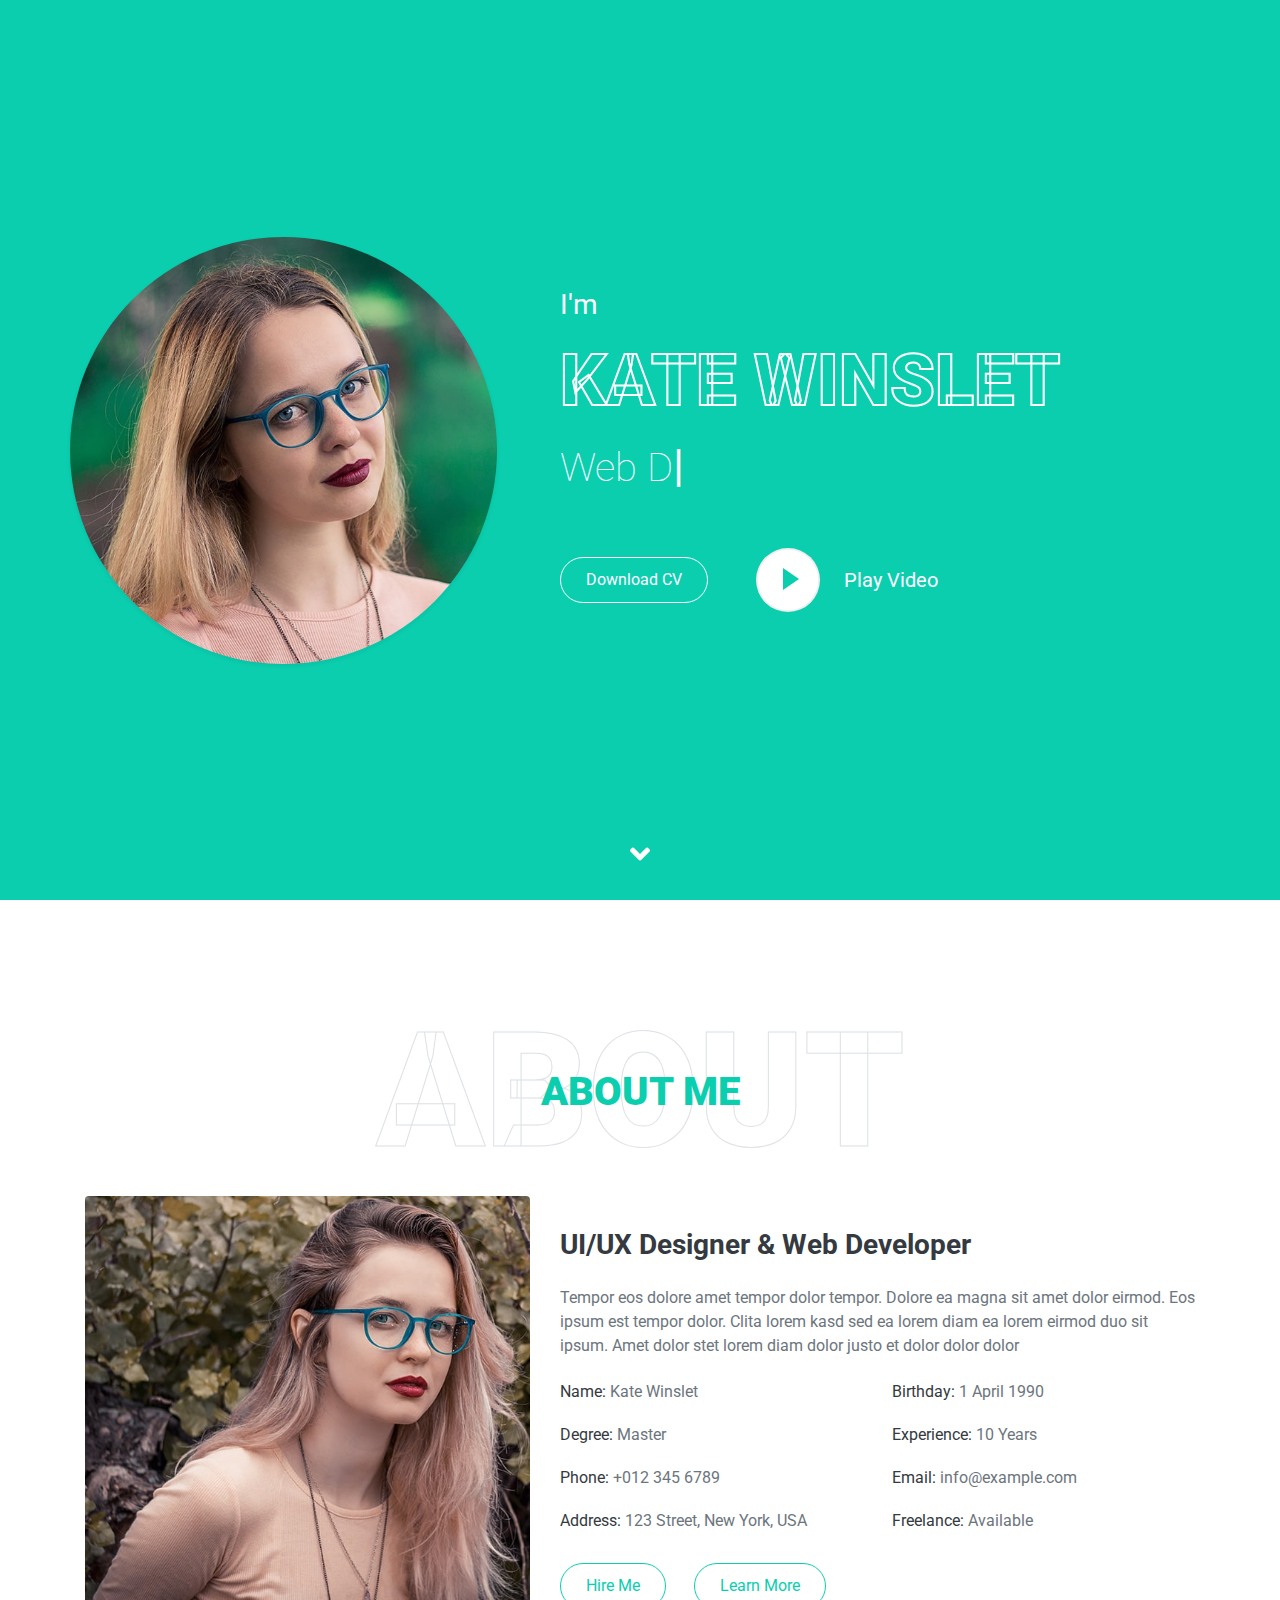
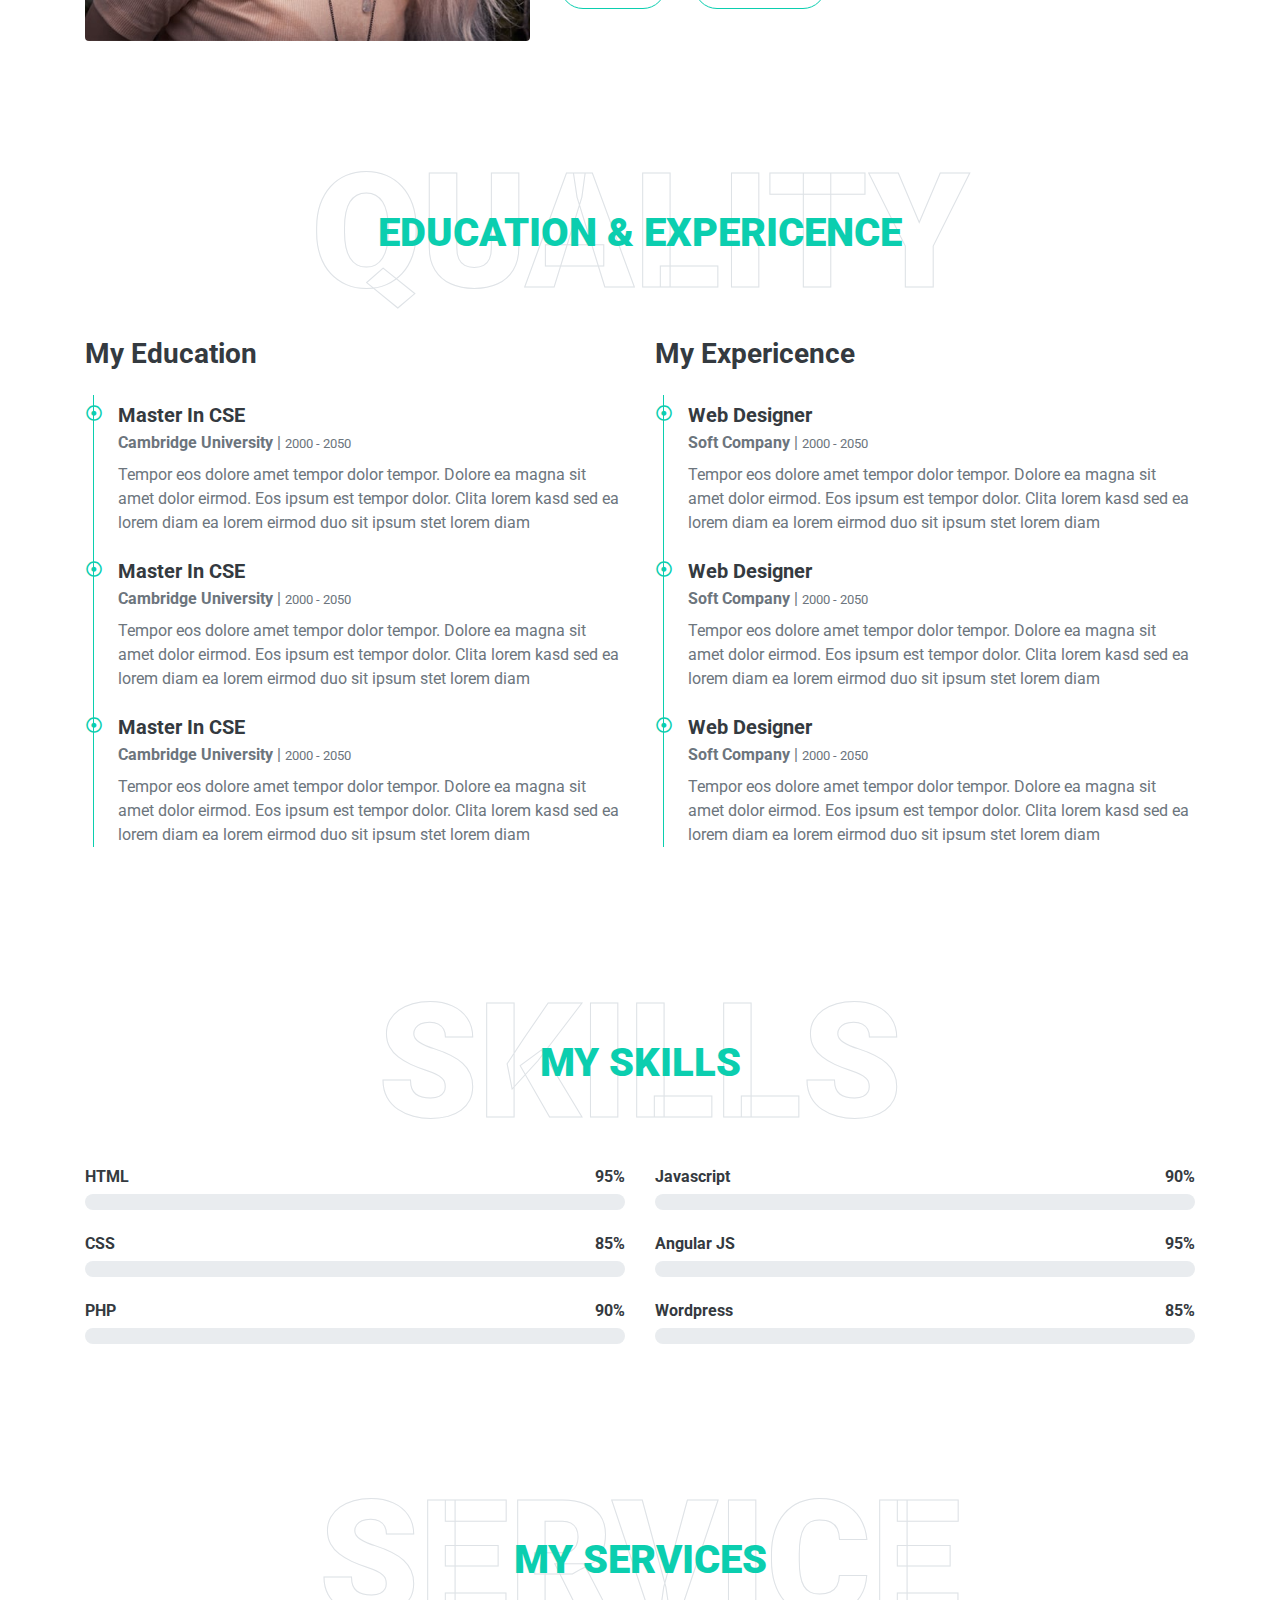
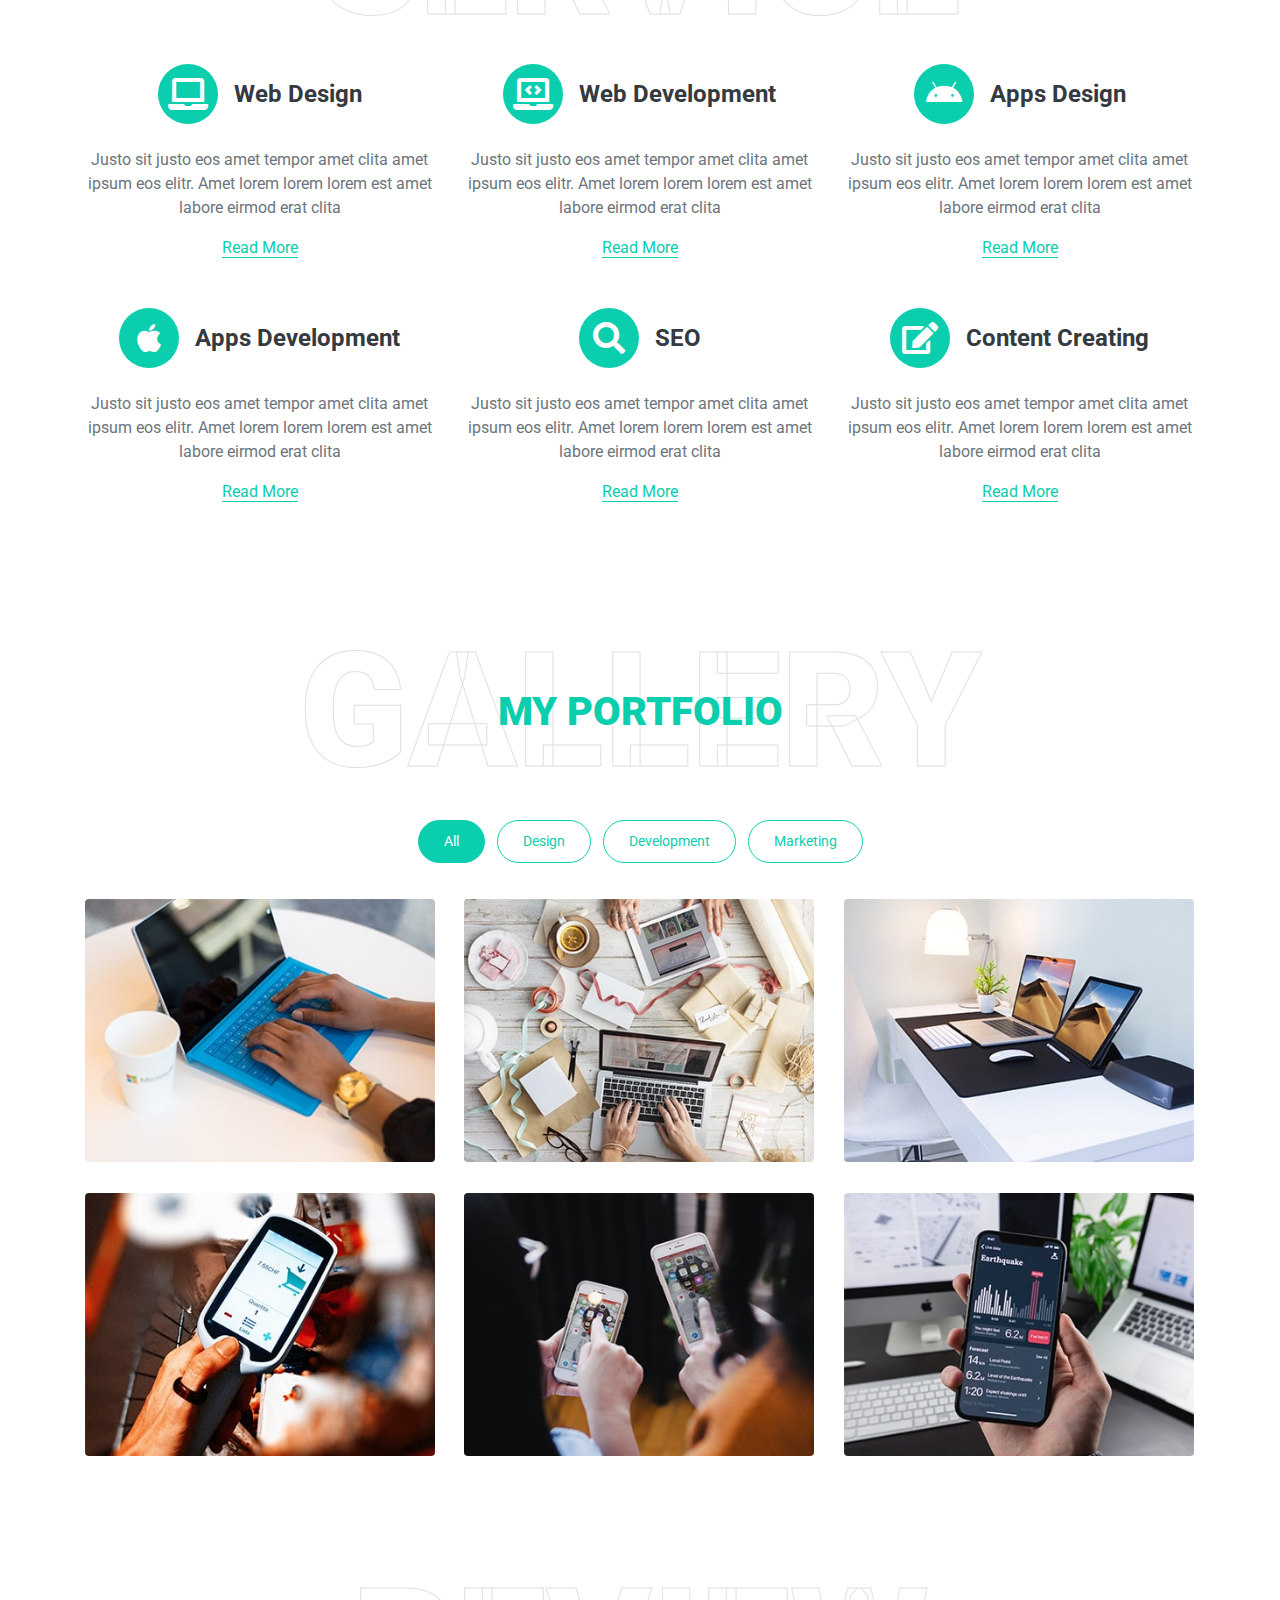
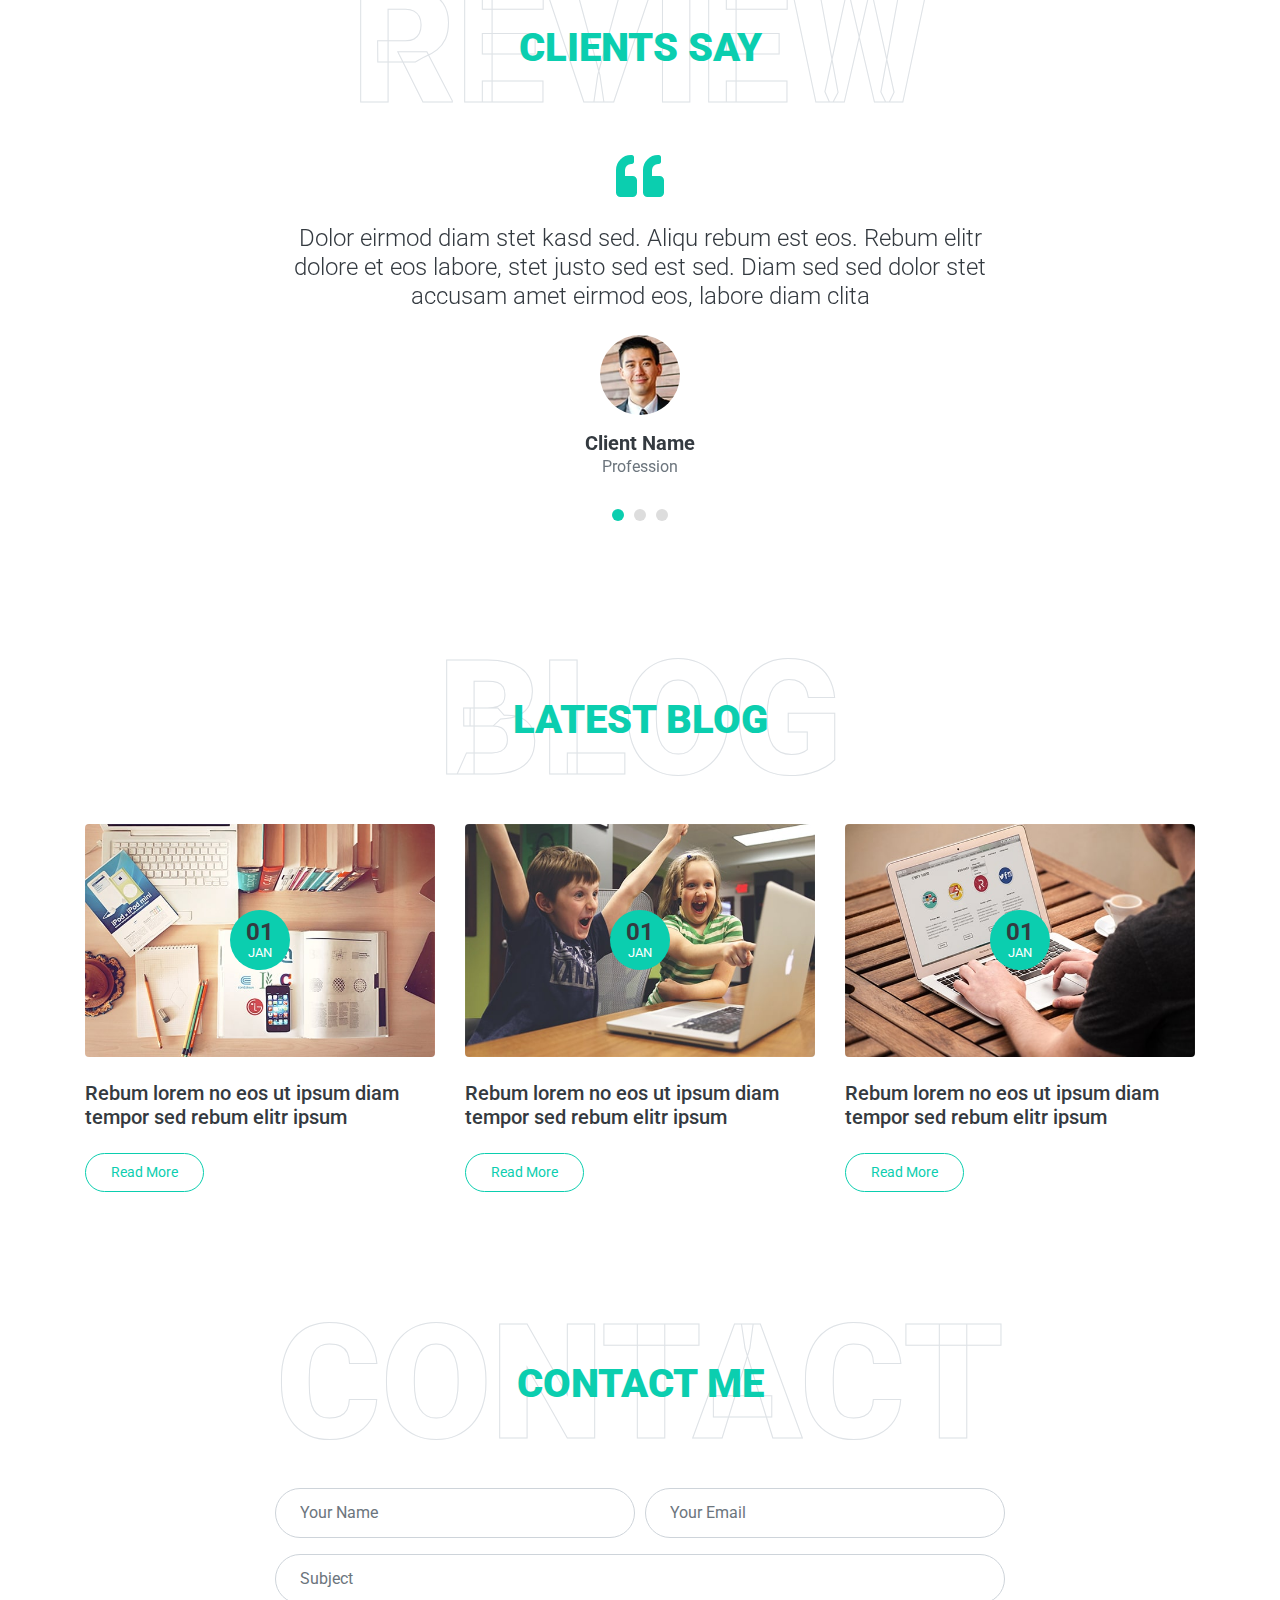
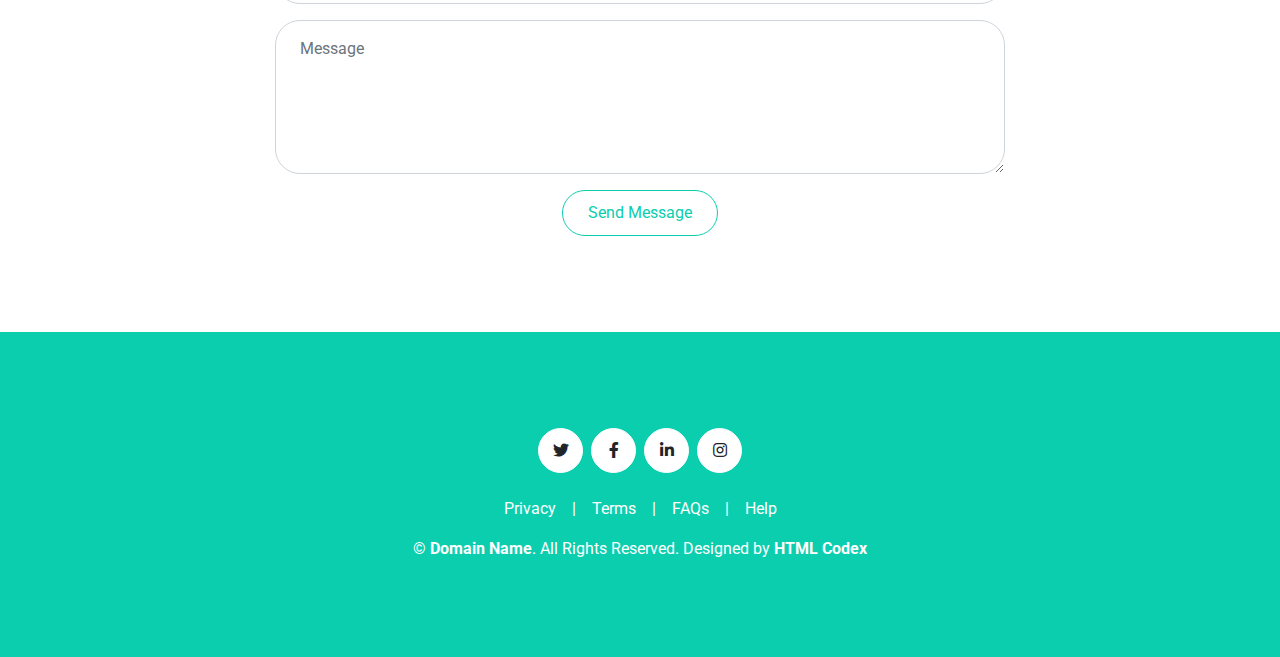
<file: index.html>
<!DOCTYPE html>
<html lang="en">

<head>
    <meta charset="utf-8">
    <title>FreeFolio - Freelancer Portfolio Template</title>
    <meta content="width=device-width, initial-scale=1.0" name="viewport">
    <meta content="Free HTML Templates" name="keywords">
    <meta content="Free HTML Templates" name="description">

    <!-- Favicon -->
    <link href="img/favicon.ico" rel="icon">

    <!-- Google Web Fonts -->
    <link rel="preconnect" href="https://fonts.gstatic.com">
    <link href="https://fonts.googleapis.com/css2?family=Roboto:wght@300;400;500;700;900&display=swap" rel="stylesheet"> 

    <!-- Font Awesome -->
    <link href="https://cdnjs.cloudflare.com/ajax/libs/font-awesome/5.10.0/css/all.min.css" rel="stylesheet">

    <!-- Libraries Stylesheet -->
    <link href="lib/owlcarousel/assets/owl.carousel.min.css" rel="stylesheet">
    <link href="lib/lightbox/css/lightbox.min.css" rel="stylesheet">

    <!-- Customized Bootstrap Stylesheet -->
    <link href="css/style.css" rel="stylesheet">
</head>

<body data-spy="scroll" data-target=".navbar" data-offset="51">
    <!-- Navbar Start -->
    <nav class="navbar fixed-top shadow-sm navbar-expand-lg bg-light navbar-light py-3 py-lg-0 px-lg-5">
        <a href="index.html" class="navbar-brand ml-lg-3">
            <h1 class="m-0 display-5"><span class="text-primary">Free</span>Folio</h1>
        </a>
        <button type="button" class="navbar-toggler" data-toggle="collapse" data-target="#navbarCollapse">
            <span class="navbar-toggler-icon"></span>
        </button>
        <div class="collapse navbar-collapse px-lg-3" id="navbarCollapse">
            <div class="navbar-nav m-auto py-0">
                <a href="#home" class="nav-item nav-link active">Home</a>
                <a href="#about" class="nav-item nav-link">About</a>
                <a href="#qualification" class="nav-item nav-link">Quality</a>
                <a href="#skill" class="nav-item nav-link">Skill</a>
                <a href="#service" class="nav-item nav-link">Service</a>
                <a href="#portfolio" class="nav-item nav-link">Portfolio</a>
                <a href="#testimonial" class="nav-item nav-link">Review</a>
                <a href="#blog" class="nav-item nav-link">Blog</a>
                <a href="#contact" class="nav-item nav-link">Contact</a>
            </div>
            <a href="" class="btn btn-outline-primary d-none d-lg-block">Hire Me</a>
        </div>
    </nav>
    <!-- Navbar End -->


    <!-- Video Modal Start -->
    <div class="modal fade" id="videoModal" tabindex="-1" role="dialog" aria-labelledby="exampleModalLabel" aria-hidden="true">
        <div class="modal-dialog" role="document">
            <div class="modal-content">
                <div class="modal-body">
                    <button type="button" class="close" data-dismiss="modal" aria-label="Close">
                        <span aria-hidden="true">&times;</span>
                    </button>        
                    <!-- 16:9 aspect ratio -->
                    <div class="embed-responsive embed-responsive-16by9">
                        <iframe class="embed-responsive-item" src="" id="video"  allowscriptaccess="always" allow="autoplay"></iframe>
                    </div>
                </div>
            </div>
        </div>
    </div>
    <!-- Video Modal End -->


    <!-- Header Start -->
    <div class="container-fluid bg-primary d-flex align-items-center mb-5 py-5" id="home" style="min-height: 100vh;">
        <div class="container">
            <div class="row align-items-center">
                <div class="col-lg-5 px-5 pl-lg-0 pb-5 pb-lg-0">
                    <img class="img-fluid w-100 rounded-circle shadow-sm" src="img/profile.jpg" alt="">
                </div>
                <div class="col-lg-7 text-center text-lg-left">
                    <h3 class="text-white font-weight-normal mb-3">I'm</h3>
                    <h1 class="display-3 text-uppercase text-primary mb-2" style="-webkit-text-stroke: 2px #ffffff;">Kate Winslet</h1>
                    <h1 class="typed-text-output d-inline font-weight-lighter text-white"></h1>
                    <div class="typed-text d-none">Web Designer, Web Developer, Front End Developer, Apps Designer, Apps Developer</div>
                    <div class="d-flex align-items-center justify-content-center justify-content-lg-start pt-5">
                        <a href="" class="btn btn-outline-light mr-5">Download CV</a>
                        <button type="button" class="btn-play" data-toggle="modal"
                            data-src="https://www.youtube.com/embed/DWRcNpR6Kdc" data-target="#videoModal">
                            <span></span>
                        </button>
                        <h5 class="font-weight-normal text-white m-0 ml-4 d-none d-sm-block">Play Video</h5>
                    </div>
                </div>
            </div>
        </div>
    </div>
    <!-- Header End -->


    <!-- About Start -->
    <div class="container-fluid py-5" id="about">
        <div class="container">
            <div class="position-relative d-flex align-items-center justify-content-center">
                <h1 class="display-1 text-uppercase text-white" style="-webkit-text-stroke: 1px #dee2e6;">About</h1>
                <h1 class="position-absolute text-uppercase text-primary">About Me</h1>
            </div>
            <div class="row align-items-center">
                <div class="col-lg-5 pb-4 pb-lg-0">
                    <img class="img-fluid rounded w-100" src="img/about.jpg" alt="">
                </div>
                <div class="col-lg-7">
                    <h3 class="mb-4">UI/UX Designer & Web Developer</h3>
                    <p>Tempor eos dolore amet tempor dolor tempor. Dolore ea magna sit amet dolor eirmod. Eos ipsum est tempor dolor. Clita lorem kasd sed ea lorem diam ea lorem eirmod duo sit ipsum. Amet dolor stet lorem diam dolor justo et dolor dolor dolor</p>
                    <div class="row mb-3">
                        <div class="col-sm-6 py-2"><h6>Name: <span class="text-secondary">Kate Winslet</span></h6></div>
                        <div class="col-sm-6 py-2"><h6>Birthday: <span class="text-secondary">1 April 1990</span></h6></div>
                        <div class="col-sm-6 py-2"><h6>Degree: <span class="text-secondary">Master</span></h6></div>
                        <div class="col-sm-6 py-2"><h6>Experience: <span class="text-secondary">10 Years</span></h6></div>
                        <div class="col-sm-6 py-2"><h6>Phone: <span class="text-secondary">+012 345 6789</span></h6></div>
                        <div class="col-sm-6 py-2"><h6>Email: <span class="text-secondary">info@example.com</span></h6></div>
                        <div class="col-sm-6 py-2"><h6>Address: <span class="text-secondary">123 Street, New York, USA</span></h6></div>
                        <div class="col-sm-6 py-2"><h6>Freelance: <span class="text-secondary">Available</span></h6></div>
                    </div>
                    <a href="" class="btn btn-outline-primary mr-4">Hire Me</a>
                    <a href="" class="btn btn-outline-primary">Learn More</a>
                </div>
            </div>
        </div>
    </div>
    <!-- About End -->


    <!-- Qualification Start -->
    <div class="container-fluid py-5" id="qualification">
        <div class="container">
            <div class="position-relative d-flex align-items-center justify-content-center">
                <h1 class="display-1 text-uppercase text-white" style="-webkit-text-stroke: 1px #dee2e6;">Quality</h1>
                <h1 class="position-absolute text-uppercase text-primary">Education & Expericence</h1>
            </div>
            <div class="row align-items-center">
                <div class="col-lg-6">
                    <h3 class="mb-4">My Education</h3>
                    <div class="border-left border-primary pt-2 pl-4 ml-2">
                        <div class="position-relative mb-4">
                            <i class="far fa-dot-circle text-primary position-absolute" style="top: 2px; left: -32px;"></i>
                            <h5 class="font-weight-bold mb-1">Master In CSE</h5>
                            <p class="mb-2"><strong>Cambridge University</strong> | <small>2000 - 2050</small></p>
                            <p>Tempor eos dolore amet tempor dolor tempor. Dolore ea magna sit amet dolor eirmod. Eos ipsum est tempor dolor. Clita lorem kasd sed ea lorem diam ea lorem eirmod duo sit ipsum stet lorem diam</p>
                        </div>
                        <div class="position-relative mb-4">
                            <i class="far fa-dot-circle text-primary position-absolute" style="top: 2px; left: -32px;"></i>
                            <h5 class="font-weight-bold mb-1">Master In CSE</h5>
                            <p class="mb-2"><strong>Cambridge University</strong> | <small>2000 - 2050</small></p>
                            <p>Tempor eos dolore amet tempor dolor tempor. Dolore ea magna sit amet dolor eirmod. Eos ipsum est tempor dolor. Clita lorem kasd sed ea lorem diam ea lorem eirmod duo sit ipsum stet lorem diam</p>
                        </div>
                        <div class="position-relative mb-4">
                            <i class="far fa-dot-circle text-primary position-absolute" style="top: 2px; left: -32px;"></i>
                            <h5 class="font-weight-bold mb-1">Master In CSE</h5>
                            <p class="mb-2"><strong>Cambridge University</strong> | <small>2000 - 2050</small></p>
                            <p>Tempor eos dolore amet tempor dolor tempor. Dolore ea magna sit amet dolor eirmod. Eos ipsum est tempor dolor. Clita lorem kasd sed ea lorem diam ea lorem eirmod duo sit ipsum stet lorem diam</p>
                        </div>
                    </div>
                </div>
                <div class="col-lg-6">
                    <h3 class="mb-4">My Expericence</h3>
                    <div class="border-left border-primary pt-2 pl-4 ml-2">
                        <div class="position-relative mb-4">
                            <i class="far fa-dot-circle text-primary position-absolute" style="top: 2px; left: -32px;"></i>
                            <h5 class="font-weight-bold mb-1">Web Designer</h5>
                            <p class="mb-2"><strong>Soft Company</strong> | <small>2000 - 2050</small></p>
                            <p>Tempor eos dolore amet tempor dolor tempor. Dolore ea magna sit amet dolor eirmod. Eos ipsum est tempor dolor. Clita lorem kasd sed ea lorem diam ea lorem eirmod duo sit ipsum stet lorem diam</p>
                        </div>
                        <div class="position-relative mb-4">
                            <i class="far fa-dot-circle text-primary position-absolute" style="top: 2px; left: -32px;"></i>
                            <h5 class="font-weight-bold mb-1">Web Designer</h5>
                            <p class="mb-2"><strong>Soft Company</strong> | <small>2000 - 2050</small></p>
                            <p>Tempor eos dolore amet tempor dolor tempor. Dolore ea magna sit amet dolor eirmod. Eos ipsum est tempor dolor. Clita lorem kasd sed ea lorem diam ea lorem eirmod duo sit ipsum stet lorem diam</p>
                        </div>
                        <div class="position-relative mb-4">
                            <i class="far fa-dot-circle text-primary position-absolute" style="top: 2px; left: -32px;"></i>
                            <h5 class="font-weight-bold mb-1">Web Designer</h5>
                            <p class="mb-2"><strong>Soft Company</strong> | <small>2000 - 2050</small></p>
                            <p>Tempor eos dolore amet tempor dolor tempor. Dolore ea magna sit amet dolor eirmod. Eos ipsum est tempor dolor. Clita lorem kasd sed ea lorem diam ea lorem eirmod duo sit ipsum stet lorem diam</p>
                        </div>
                    </div>
                </div>
            </div>
        </div>
    </div>
    <!-- Qualification End -->


    <!-- Skill Start -->
    <div class="container-fluid py-5" id="skill">
        <div class="container">
            <div class="position-relative d-flex align-items-center justify-content-center">
                <h1 class="display-1 text-uppercase text-white" style="-webkit-text-stroke: 1px #dee2e6;">Skills</h1>
                <h1 class="position-absolute text-uppercase text-primary">My Skills</h1>
            </div>
            <div class="row align-items-center">
                <div class="col-md-6">
                    <div class="skill mb-4">
                        <div class="d-flex justify-content-between">
                            <h6 class="font-weight-bold">HTML</h6>
                            <h6 class="font-weight-bold">95%</h6>
                        </div>
                        <div class="progress">
                            <div class="progress-bar bg-primary" role="progressbar" aria-valuenow="95" aria-valuemin="0" aria-valuemax="100"></div>
                        </div>
                    </div>
                    <div class="skill mb-4">
                        <div class="d-flex justify-content-between">
                            <h6 class="font-weight-bold">CSS</h6>
                            <h6 class="font-weight-bold">85%</h6>
                        </div>
                        <div class="progress">
                            <div class="progress-bar bg-warning" role="progressbar" aria-valuenow="85" aria-valuemin="0" aria-valuemax="100"></div>
                        </div>
                    </div>
                    <div class="skill mb-4">
                        <div class="d-flex justify-content-between">
                            <h6 class="font-weight-bold">PHP</h6>
                            <h6 class="font-weight-bold">90%</h6>
                        </div>
                        <div class="progress">
                            <div class="progress-bar bg-danger" role="progressbar" aria-valuenow="90" aria-valuemin="0" aria-valuemax="100"></div>
                        </div>
                    </div>
                </div>
                <div class="col-md-6">
                    <div class="skill mb-4">
                        <div class="d-flex justify-content-between">
                            <h6 class="font-weight-bold">Javascript</h6>
                            <h6 class="font-weight-bold">90%</h6>
                        </div>
                        <div class="progress">
                            <div class="progress-bar bg-danger" role="progressbar" aria-valuenow="90" aria-valuemin="0" aria-valuemax="100"></div>
                        </div>
                    </div>
                    <div class="skill mb-4">
                        <div class="d-flex justify-content-between">
                            <h6 class="font-weight-bold">Angular JS</h6>
                            <h6 class="font-weight-bold">95%</h6>
                        </div>
                        <div class="progress">
                            <div class="progress-bar bg-dark" role="progressbar" aria-valuenow="95" aria-valuemin="0" aria-valuemax="100"></div>
                        </div>
                    </div>
                    <div class="skill mb-4">
                        <div class="d-flex justify-content-between">
                            <h6 class="font-weight-bold">Wordpress</h6>
                            <h6 class="font-weight-bold">85%</h6>
                        </div>
                        <div class="progress">
                            <div class="progress-bar bg-info" role="progressbar" aria-valuenow="85" aria-valuemin="0" aria-valuemax="100"></div>
                        </div>
                    </div>
                </div>
            </div>
        </div>
    </div>
    <!-- Skill End -->


    <!-- Services Start -->
    <div class="container-fluid pt-5" id="service">
        <div class="container">
            <div class="position-relative d-flex align-items-center justify-content-center">
                <h1 class="display-1 text-uppercase text-white" style="-webkit-text-stroke: 1px #dee2e6;">Service</h1>
                <h1 class="position-absolute text-uppercase text-primary">My Services</h1>
            </div>
            <div class="row pb-3">
                <div class="col-lg-4 col-md-6 text-center mb-5">
                    <div class="d-flex align-items-center justify-content-center mb-4">
                        <i class="fa fa-2x fa-laptop service-icon bg-primary text-white mr-3"></i>
                        <h4 class="font-weight-bold m-0">Web Design</h4>
                    </div>
                    <p>Justo sit justo eos amet tempor amet clita amet ipsum eos elitr. Amet lorem lorem lorem est amet labore eirmod erat clita</p>
                    <a class="border-bottom border-primary text-decoration-none" href="">Read More</a>
                </div>
                <div class="col-lg-4 col-md-6 text-center mb-5">
                    <div class="d-flex align-items-center justify-content-center mb-4">
                        <i class="fa fa-2x fa-laptop-code service-icon bg-primary text-white mr-3"></i>
                        <h4 class="font-weight-bold m-0">Web Development</h4>
                    </div>
                    <p>Justo sit justo eos amet tempor amet clita amet ipsum eos elitr. Amet lorem lorem lorem est amet labore eirmod erat clita</p>
                    <a class="border-bottom border-primary text-decoration-none" href="">Read More</a>
                </div>
                <div class="col-lg-4 col-md-6 text-center mb-5">
                    <div class="d-flex align-items-center justify-content-center mb-4">
                        <i class="fab fa-2x fa-android service-icon bg-primary text-white mr-3"></i>
                        <h4 class="font-weight-bold m-0">Apps Design</h4>
                    </div>
                    <p>Justo sit justo eos amet tempor amet clita amet ipsum eos elitr. Amet lorem lorem lorem est amet labore eirmod erat clita</p>
                    <a class="border-bottom border-primary text-decoration-none" href="">Read More</a>
                </div>
                <div class="col-lg-4 col-md-6 text-center mb-5">
                    <div class="d-flex align-items-center justify-content-center mb-4">
                        <i class="fab fa-2x fa-apple service-icon bg-primary text-white mr-3"></i>
                        <h4 class="font-weight-bold m-0">Apps Development</h4>
                    </div>
                    <p>Justo sit justo eos amet tempor amet clita amet ipsum eos elitr. Amet lorem lorem lorem est amet labore eirmod erat clita</p>
                    <a class="border-bottom border-primary text-decoration-none" href="">Read More</a>
                </div>
                <div class="col-lg-4 col-md-6 text-center mb-5">
                    <div class="d-flex align-items-center justify-content-center mb-4">
                        <i class="fa fa-2x fa-search service-icon bg-primary text-white mr-3"></i>
                        <h4 class="font-weight-bold m-0">SEO</h4>
                    </div>
                    <p>Justo sit justo eos amet tempor amet clita amet ipsum eos elitr. Amet lorem lorem lorem est amet labore eirmod erat clita</p>
                    <a class="border-bottom border-primary text-decoration-none" href="">Read More</a>
                </div>
                <div class="col-lg-4 col-md-6 text-center mb-5">
                    <div class="d-flex align-items-center justify-content-center mb-4">
                        <i class="fa fa-2x fa-edit service-icon bg-primary text-white mr-3"></i>
                        <h4 class="font-weight-bold m-0">Content Creating</h4>
                    </div>
                    <p>Justo sit justo eos amet tempor amet clita amet ipsum eos elitr. Amet lorem lorem lorem est amet labore eirmod erat clita</p>
                    <a class="border-bottom border-primary text-decoration-none" href="">Read More</a>
                </div>
            </div>
        </div>
    </div>
    <!-- Services End -->


    <!-- Portfolio Start -->
    <div class="container-fluid pt-5 pb-3" id="portfolio">
        <div class="container">
            <div class="position-relative d-flex align-items-center justify-content-center">
                <h1 class="display-1 text-uppercase text-white" style="-webkit-text-stroke: 1px #dee2e6;">Gallery</h1>
                <h1 class="position-absolute text-uppercase text-primary">My Portfolio</h1>
            </div>
            <div class="row">
                <div class="col-12 text-center mb-2">
                    <ul class="list-inline mb-4" id="portfolio-flters">
                        <li class="btn btn-sm btn-outline-primary m-1 active"  data-filter="*">All</li>
                        <li class="btn btn-sm btn-outline-primary m-1" data-filter=".first">Design</li>
                        <li class="btn btn-sm btn-outline-primary m-1" data-filter=".second">Development</li>
                        <li class="btn btn-sm btn-outline-primary m-1" data-filter=".third">Marketing</li>
                    </ul>
                </div>
            </div>
            <div class="row portfolio-container">
                <div class="col-lg-4 col-md-6 mb-4 portfolio-item first">
                    <div class="position-relative overflow-hidden mb-2">
                        <img class="img-fluid rounded w-100" src="img/portfolio-1.jpg" alt="">
                        <div class="portfolio-btn bg-primary d-flex align-items-center justify-content-center">
                            <a href="img/portfolio-1.jpg" data-lightbox="portfolio">
                                <i class="fa fa-plus text-white" style="font-size: 60px;"></i>
                            </a>
                        </div>
                    </div>
                </div>
                <div class="col-lg-4 col-md-6 mb-4 portfolio-item second">
                    <div class="position-relative overflow-hidden mb-2">
                        <img class="img-fluid rounded w-100" src="img/portfolio-2.jpg" alt="">
                        <div class="portfolio-btn bg-primary d-flex align-items-center justify-content-center">
                            <a href="img/portfolio-2.jpg" data-lightbox="portfolio">
                                <i class="fa fa-plus text-white" style="font-size: 60px;"></i>
                            </a>
                        </div>
                    </div>
                </div>
                <div class="col-lg-4 col-md-6 mb-4 portfolio-item third">
                    <div class="position-relative overflow-hidden mb-2">
                        <img class="img-fluid rounded w-100" src="img/portfolio-3.jpg" alt="">
                        <div class="portfolio-btn bg-primary d-flex align-items-center justify-content-center">
                            <a href="img/portfolio-3.jpg" data-lightbox="portfolio">
                                <i class="fa fa-plus text-white" style="font-size: 60px;"></i>
                            </a>
                        </div>
                    </div>
                </div>
                <div class="col-lg-4 col-md-6 mb-4 portfolio-item first">
                    <div class="position-relative overflow-hidden mb-2">
                        <img class="img-fluid rounded w-100" src="img/portfolio-4.jpg" alt="">
                        <div class="portfolio-btn bg-primary d-flex align-items-center justify-content-center">
                            <a href="img/portfolio-4.jpg" data-lightbox="portfolio">
                                <i class="fa fa-plus text-white" style="font-size: 60px;"></i>
                            </a>
                        </div>
                    </div>
                </div>
                <div class="col-lg-4 col-md-6 mb-4 portfolio-item second">
                    <div class="position-relative overflow-hidden mb-2">
                        <img class="img-fluid rounded w-100" src="img/portfolio-5.jpg" alt="">
                        <div class="portfolio-btn bg-primary d-flex align-items-center justify-content-center">
                            <a href="img/portfolio-5.jpg" data-lightbox="portfolio">
                                <i class="fa fa-plus text-white" style="font-size: 60px;"></i>
                            </a>
                        </div>
                    </div>
                </div>
                <div class="col-lg-4 col-md-6 mb-4 portfolio-item third">
                    <div class="position-relative overflow-hidden mb-2">
                        <img class="img-fluid rounded w-100" src="img/portfolio-6.jpg" alt="">
                        <div class="portfolio-btn bg-primary d-flex align-items-center justify-content-center">
                            <a href="img/portfolio-6.jpg" data-lightbox="portfolio">
                                <i class="fa fa-plus text-white" style="font-size: 60px;"></i>
                            </a>
                        </div>
                    </div>
                </div>
            </div>
        </div>
    </div>
    <!-- Portfolio End -->


    <!-- Testimonial Start -->
    <div class="container-fluid py-5" id="testimonial">
        <div class="container">
            <div class="position-relative d-flex align-items-center justify-content-center">
                <h1 class="display-1 text-uppercase text-white" style="-webkit-text-stroke: 1px #dee2e6;">Review</h1>
                <h1 class="position-absolute text-uppercase text-primary">Clients Say</h1>
            </div>
            <div class="row justify-content-center">
                <div class="col-lg-8">
                    <div class="owl-carousel testimonial-carousel">
                        <div class="text-center">
                            <i class="fa fa-3x fa-quote-left text-primary mb-4"></i>
                            <h4 class="font-weight-light mb-4">Dolor eirmod diam stet kasd sed. Aliqu rebum est eos. Rebum elitr dolore et eos labore, stet justo sed est sed. Diam sed sed dolor stet accusam amet eirmod eos, labore diam clita</h4>
                            <img class="img-fluid rounded-circle mx-auto mb-3" src="img/testimonial-1.jpg" style="width: 80px; height: 80px;">
                            <h5 class="font-weight-bold m-0">Client Name</h5>
                            <span>Profession</span>
                        </div>
                        <div class="text-center">
                            <i class="fa fa-3x fa-quote-left text-primary mb-4"></i>
                            <h4 class="font-weight-light mb-4">Dolor eirmod diam stet kasd sed. Aliqu rebum est eos. Rebum elitr dolore et eos labore, stet justo sed est sed. Diam sed sed dolor stet accusam amet eirmod eos, labore diam clita</h4>
                            <img class="img-fluid rounded-circle mx-auto mb-3" src="img/testimonial-2.jpg" style="width: 80px; height: 80px;">
                            <h5 class="font-weight-bold m-0">Client Name</h5>
                            <span>Profession</span>
                        </div>
                        <div class="text-center">
                            <i class="fa fa-3x fa-quote-left text-primary mb-4"></i>
                            <h4 class="font-weight-light mb-4">Dolor eirmod diam stet kasd sed. Aliqu rebum est eos. Rebum elitr dolore et eos labore, stet justo sed est sed. Diam sed sed dolor stet accusam amet eirmod eos, labore diam clita</h4>
                            <img class="img-fluid rounded-circle mx-auto mb-3" src="img/testimonial-3.jpg" style="width: 80px; height: 80px;">
                            <h5 class="font-weight-bold m-0">Client Name</h5>
                            <span>Profession</span>
                        </div>
                    </div>
                </div>
            </div>
        </div>
    </div>
    <!-- Testimonial End -->


    <!-- Blog Start -->
    <div class="container-fluid pt-5" id="blog">
        <div class="container">
            <div class="position-relative d-flex align-items-center justify-content-center">
                <h1 class="display-1 text-uppercase text-white" style="-webkit-text-stroke: 1px #dee2e6;">Blog</h1>
                <h1 class="position-absolute text-uppercase text-primary">Latest Blog</h1>
            </div>
            <div class="row">
                <div class="col-lg-4 mb-5">
                    <div class="position-relative mb-4">
                        <img class="img-fluid rounded w-100" src="img/blog-1.jpg" alt="">
                        <div class="blog-date">
                            <h4 class="font-weight-bold mb-n1">01</h4>
                            <small class="text-white text-uppercase">Jan</small>
                        </div>
                    </div>
                    <h5 class="font-weight-medium mb-4">Rebum lorem no eos ut ipsum diam tempor sed rebum elitr ipsum</h5>
                    <a class="btn btn-sm btn-outline-primary py-2" href="">Read More</a>
                </div>
                <div class="col-lg-4 mb-5">
                    <div class="position-relative mb-4">
                        <img class="img-fluid rounded w-100" src="img/blog-2.jpg" alt="">
                        <div class="blog-date">
                            <h4 class="font-weight-bold mb-n1">01</h4>
                            <small class="text-white text-uppercase">Jan</small>
                        </div>
                    </div>
                    <h5 class="font-weight-medium mb-4">Rebum lorem no eos ut ipsum diam tempor sed rebum elitr ipsum</h5>
                    <a class="btn btn-sm btn-outline-primary py-2" href="">Read More</a>
                </div>
                <div class="col-lg-4 mb-5">
                    <div class="position-relative mb-4">
                        <img class="img-fluid rounded w-100" src="img/blog-3.jpg" alt="">
                        <div class="blog-date">
                            <h4 class="font-weight-bold mb-n1">01</h4>
                            <small class="text-white text-uppercase">Jan</small>
                        </div>
                    </div>
                    <h5 class="font-weight-medium mb-4">Rebum lorem no eos ut ipsum diam tempor sed rebum elitr ipsum</h5>
                    <a class="btn btn-sm btn-outline-primary py-2" href="">Read More</a>
                </div>
            </div>
        </div>
    </div>
    <!-- Blog End -->


    <!-- Contact Start -->
    <div class="container-fluid py-5" id="contact">
        <div class="container">
            <div class="position-relative d-flex align-items-center justify-content-center">
                <h1 class="display-1 text-uppercase text-white" style="-webkit-text-stroke: 1px #dee2e6;">Contact</h1>
                <h1 class="position-absolute text-uppercase text-primary">Contact Me</h1>
            </div>
            <div class="row justify-content-center">
                <div class="col-lg-8">
                    <div class="contact-form text-center">
                        <div id="success"></div>
                        <form name="sentMessage" id="contactForm" novalidate="novalidate">
                            <div class="form-row">
                                <div class="control-group col-sm-6">
                                    <input type="text" class="form-control p-4" id="name" placeholder="Your Name"
                                        required="required" data-validation-required-message="Please enter your name" />
                                    <p class="help-block text-danger"></p>
                                </div>
                                <div class="control-group col-sm-6">
                                    <input type="email" class="form-control p-4" id="email" placeholder="Your Email"
                                        required="required" data-validation-required-message="Please enter your email" />
                                    <p class="help-block text-danger"></p>
                                </div>
                            </div>
                            <div class="control-group">
                                <input type="text" class="form-control p-4" id="subject" placeholder="Subject"
                                    required="required" data-validation-required-message="Please enter a subject" />
                                <p class="help-block text-danger"></p>
                            </div>
                            <div class="control-group">
                                <textarea class="form-control py-3 px-4" rows="5" id="message" placeholder="Message"
                                    required="required"
                                    data-validation-required-message="Please enter your message"></textarea>
                                <p class="help-block text-danger"></p>
                            </div>
                            <div>
                                <button class="btn btn-outline-primary" type="submit" id="sendMessageButton">Send
                                    Message</button>
                            </div>
                        </form>
                    </div>
                </div>
            </div>
        </div>
    </div>
    <!-- Contact End -->


    <!-- Footer Start -->
    <div class="container-fluid bg-primary text-white mt-5 py-5 px-sm-3 px-md-5">
        <div class="container text-center py-5">
            <div class="d-flex justify-content-center mb-4">
                <a class="btn btn-light btn-social mr-2" href="#"><i class="fab fa-twitter"></i></a>
                <a class="btn btn-light btn-social mr-2" href="#"><i class="fab fa-facebook-f"></i></a>
                <a class="btn btn-light btn-social mr-2" href="#"><i class="fab fa-linkedin-in"></i></a>
                <a class="btn btn-light btn-social" href="#"><i class="fab fa-instagram"></i></a>
            </div>
            <div class="d-flex justify-content-center mb-3">
                <a class="text-white" href="#">Privacy</a>
                <span class="px-3">|</span>
                <a class="text-white" href="#">Terms</a>
                <span class="px-3">|</span>
                <a class="text-white" href="#">FAQs</a>
                <span class="px-3">|</span>
                <a class="text-white" href="#">Help</a>
            </div>
            <p class="m-0">&copy; <a class="text-white font-weight-bold" href="#">Domain Name</a>. All Rights Reserved. Designed by <a class="text-white font-weight-bold" href="https://htmlcodex.com">HTML Codex</a>
            </p>
        </div>
    </div>
    <!-- Footer End -->

    <!-- Scroll to Bottom -->
    <i class="fa fa-2x fa-angle-down text-white scroll-to-bottom"></i>

    <!-- Back to Top -->
    <a href="#" class="btn btn-outline-dark px-0 back-to-top"><i class="fa fa-angle-double-up"></i></a>


    <!-- JavaScript Libraries -->
    <script src="https://code.jquery.com/jquery-3.4.1.min.js"></script>
    <script src="https://stackpath.bootstrapcdn.com/bootstrap/4.4.1/js/bootstrap.bundle.min.js"></script>
    <script src="lib/typed/typed.min.js"></script>
    <script src="lib/easing/easing.min.js"></script>
    <script src="lib/waypoints/waypoints.min.js"></script>
    <script src="lib/owlcarousel/owl.carousel.min.js"></script>
    <script src="lib/isotope/isotope.pkgd.min.js"></script>
    <script src="lib/lightbox/js/lightbox.min.js"></script>

    <!-- Contact Javascript File -->
    <script src="mail/jqBootstrapValidation.min.js"></script>
    <script src="mail/contact.js"></script>

    <!-- Template Javascript -->
    <script src="js/main.js"></script>
</body>

</html>
</file>
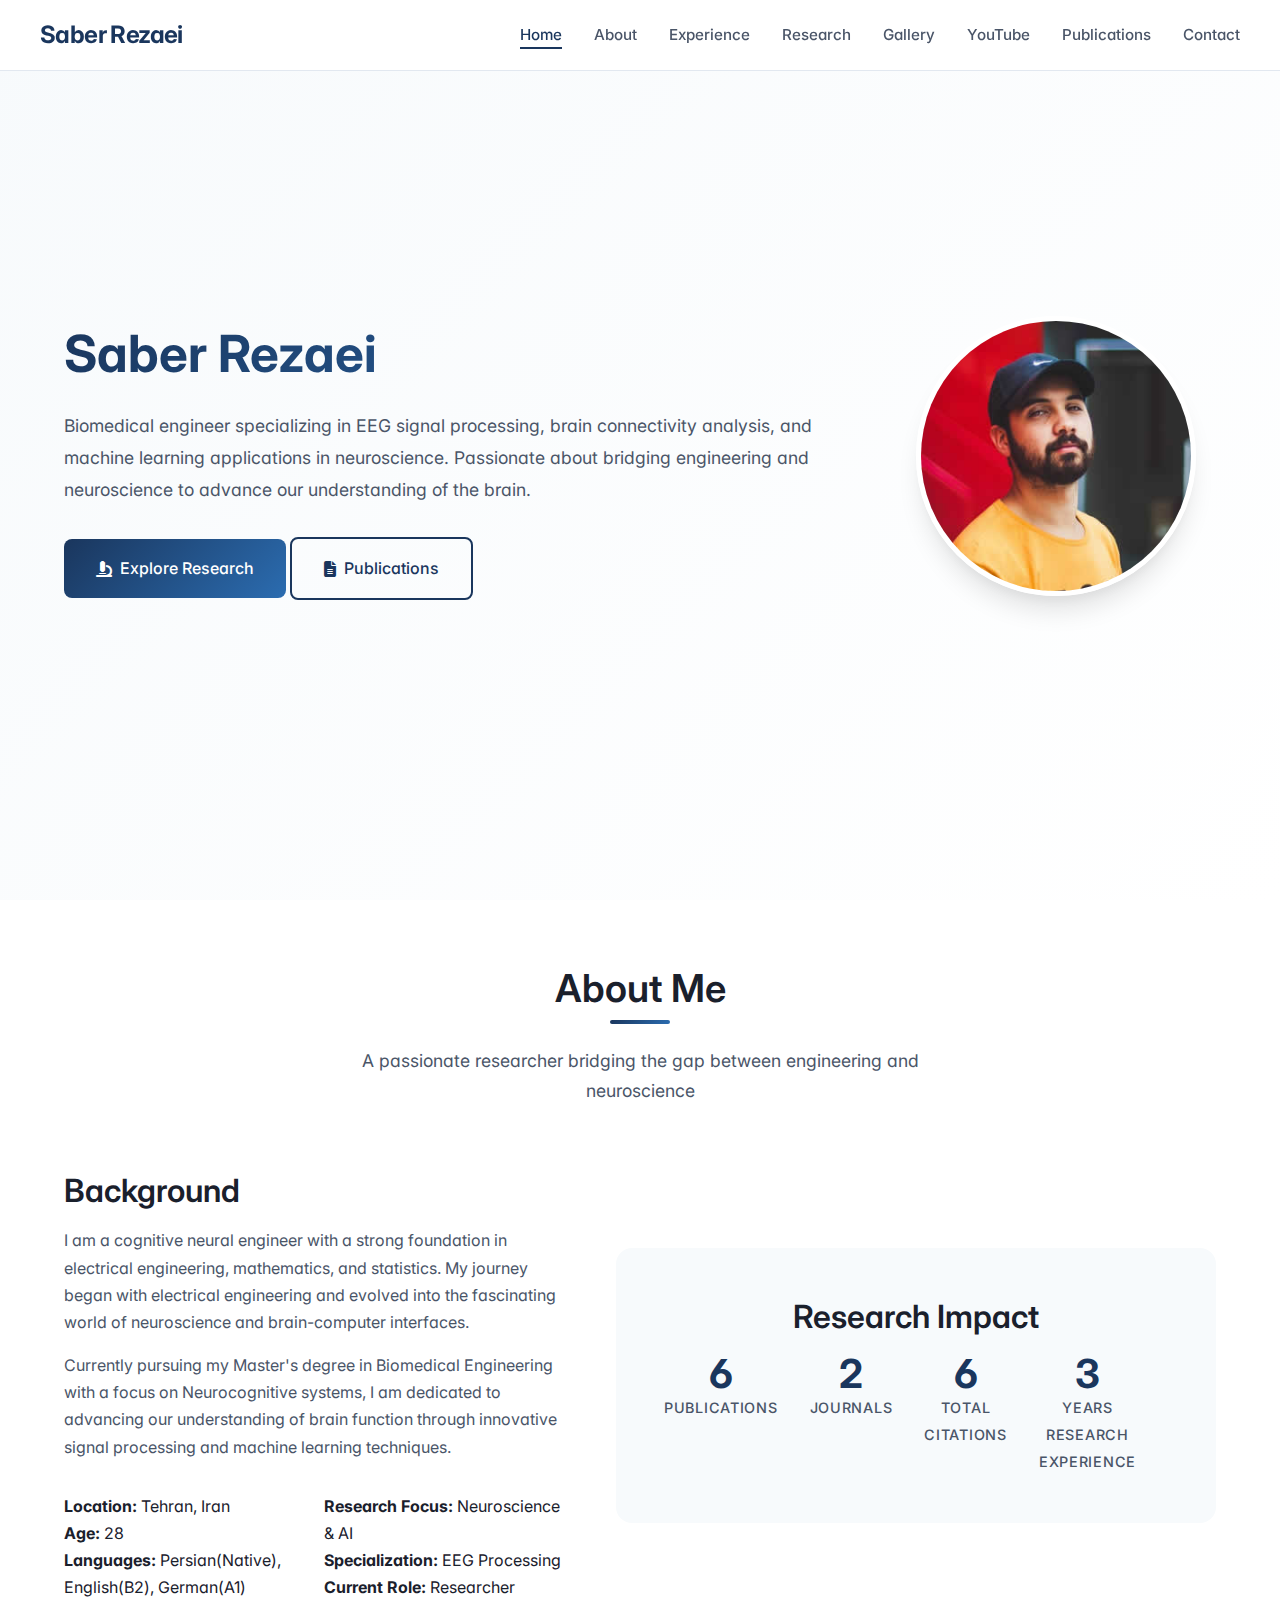
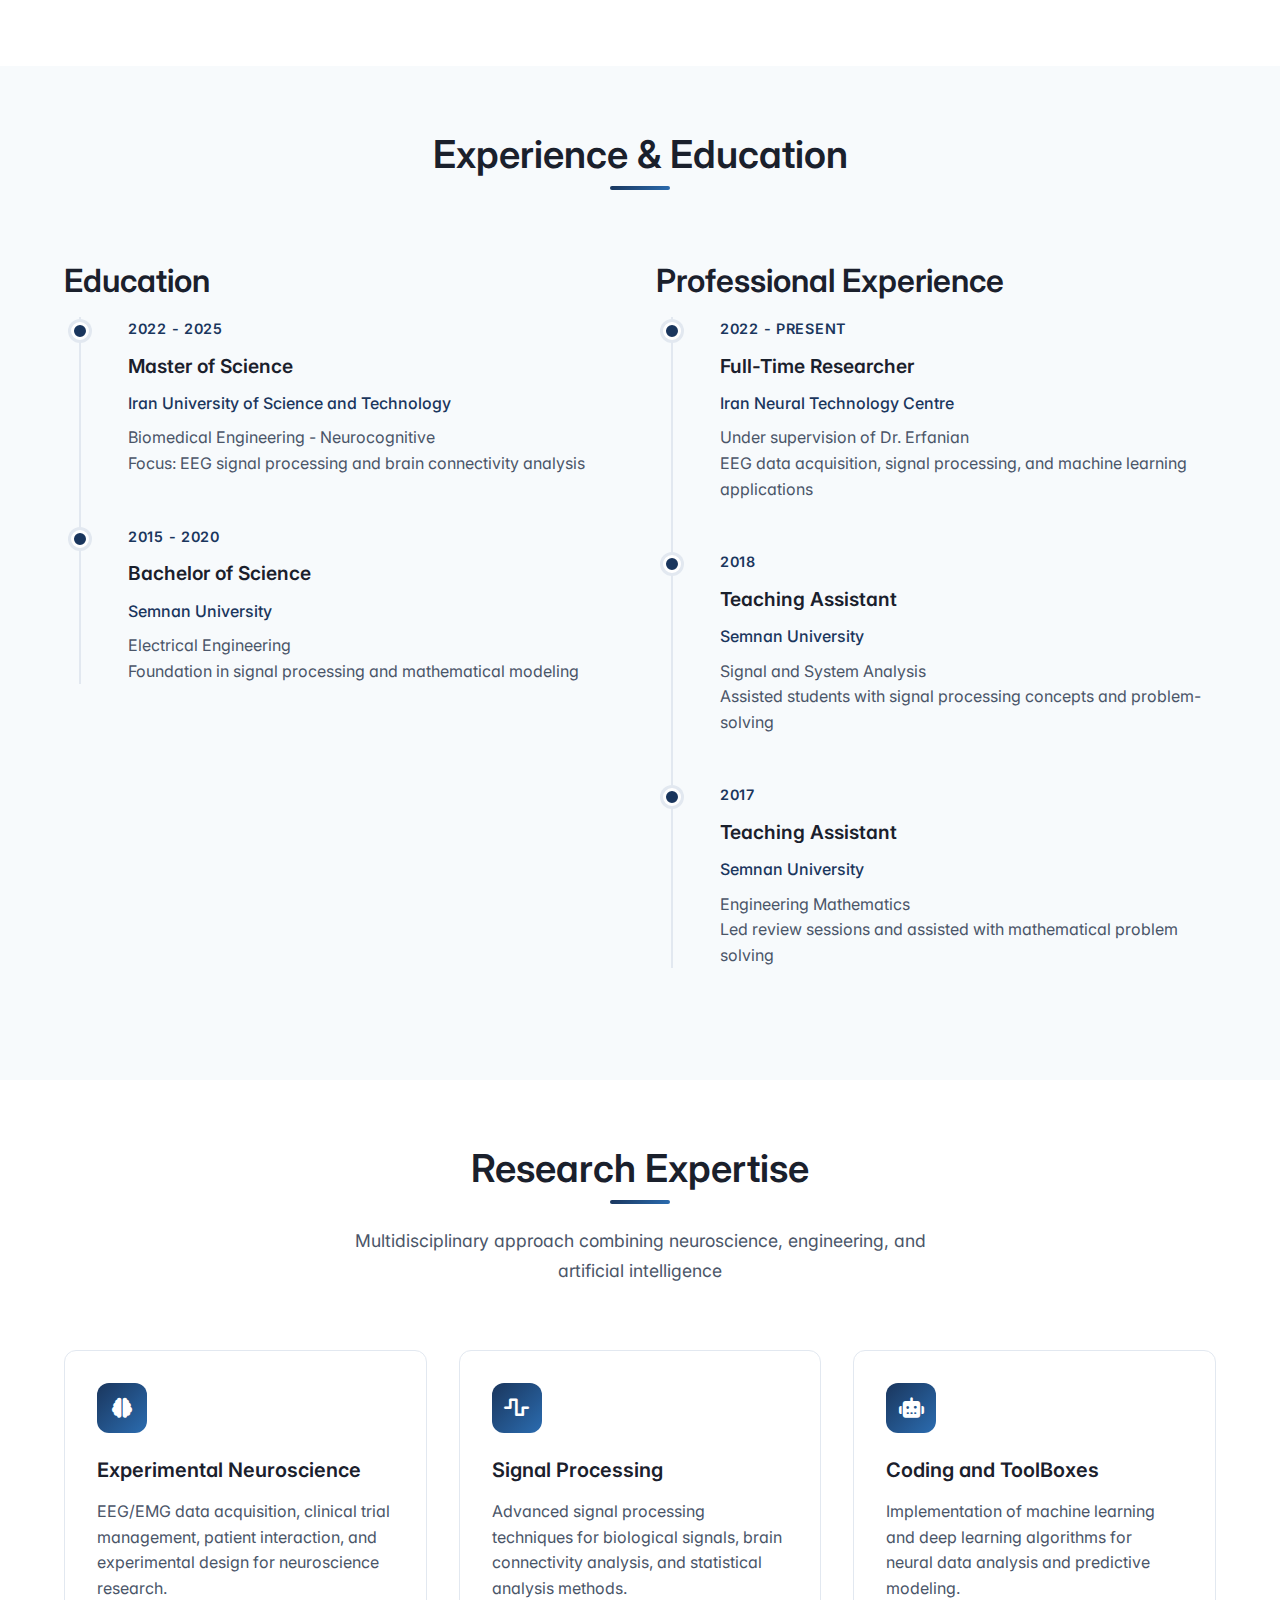
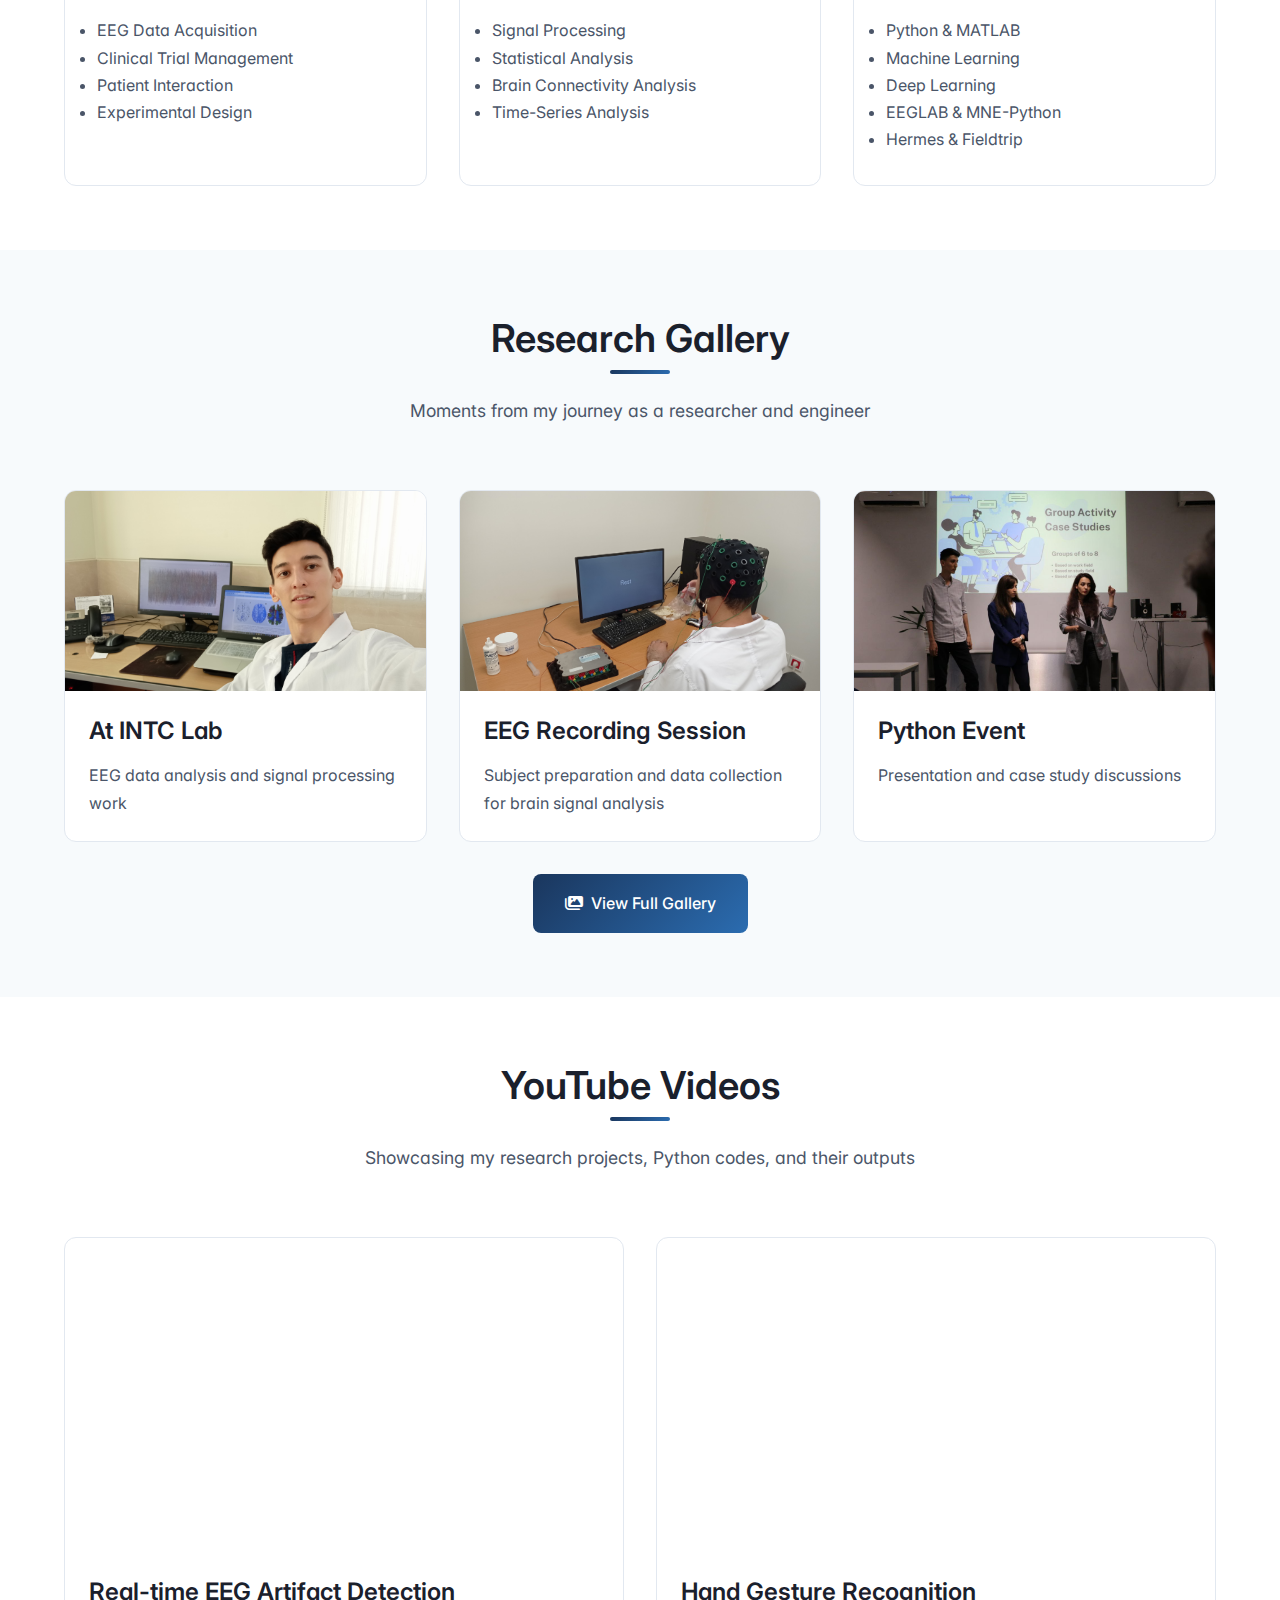
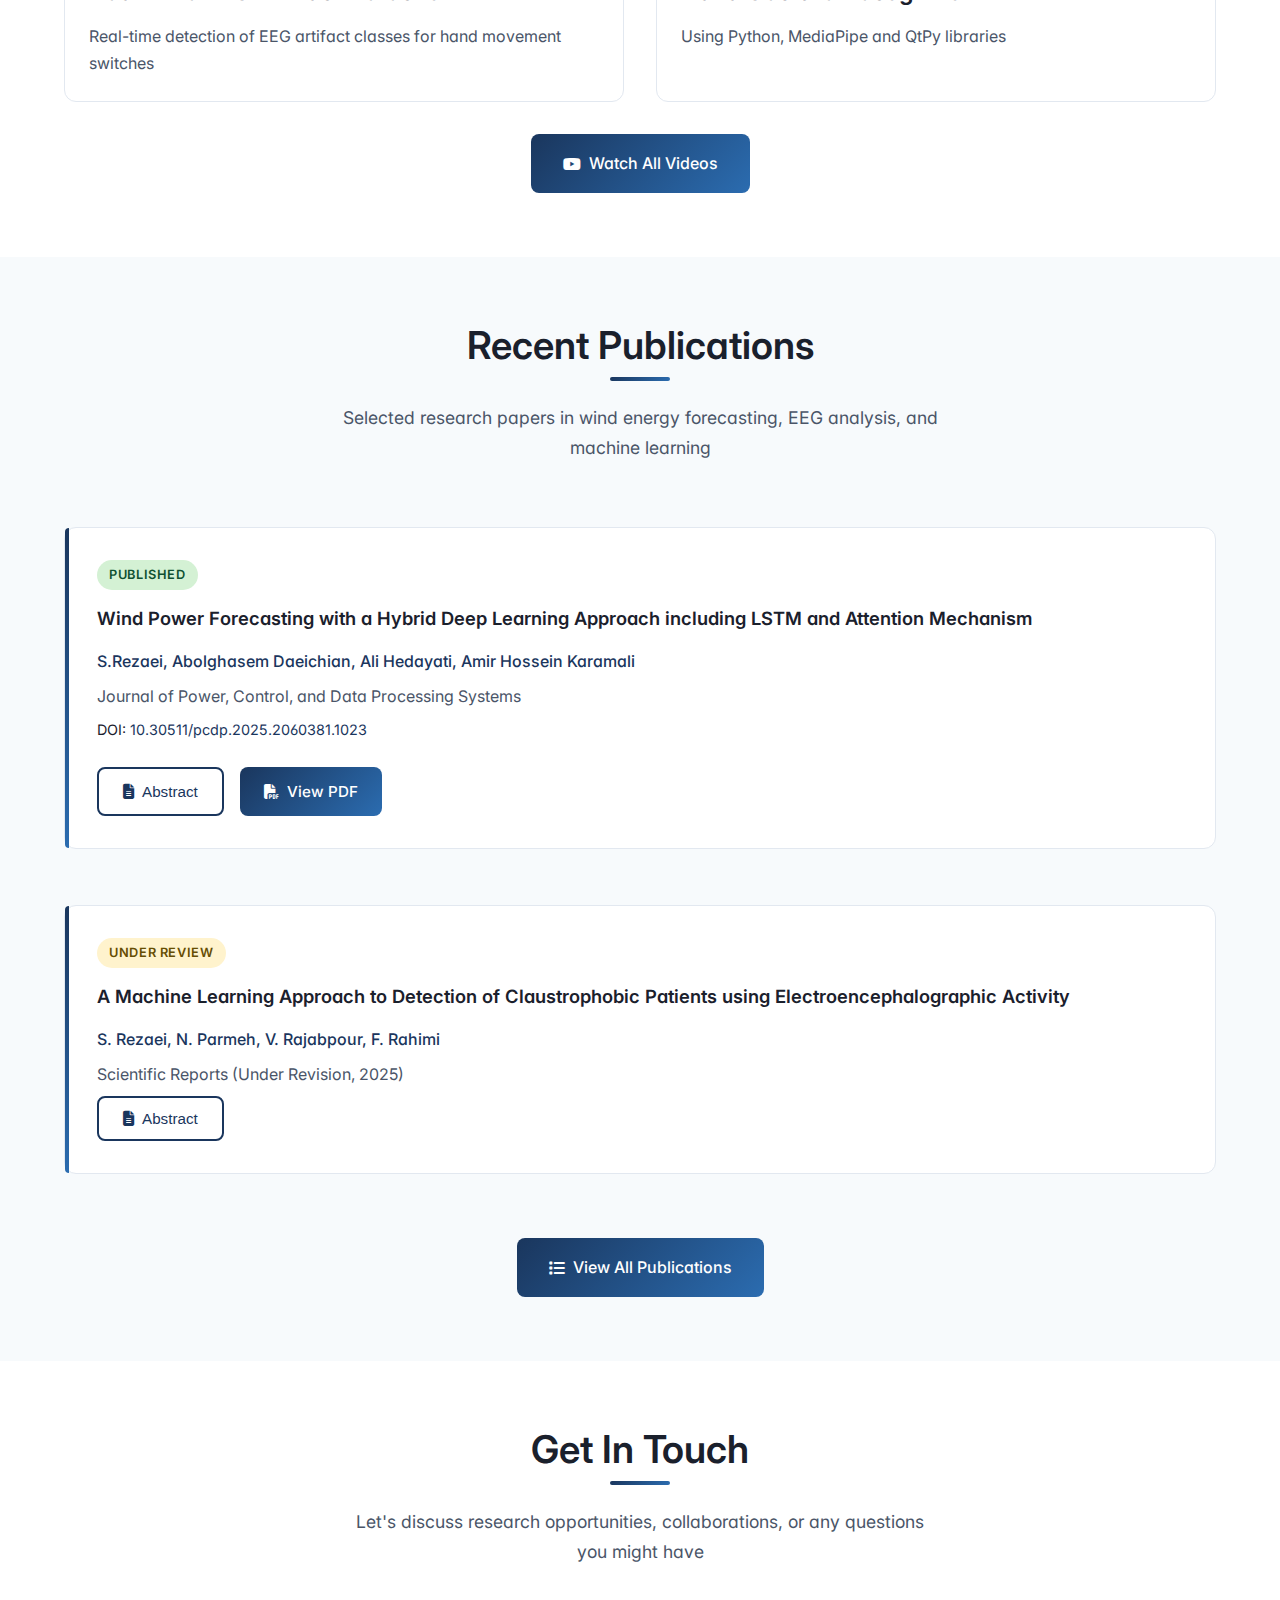
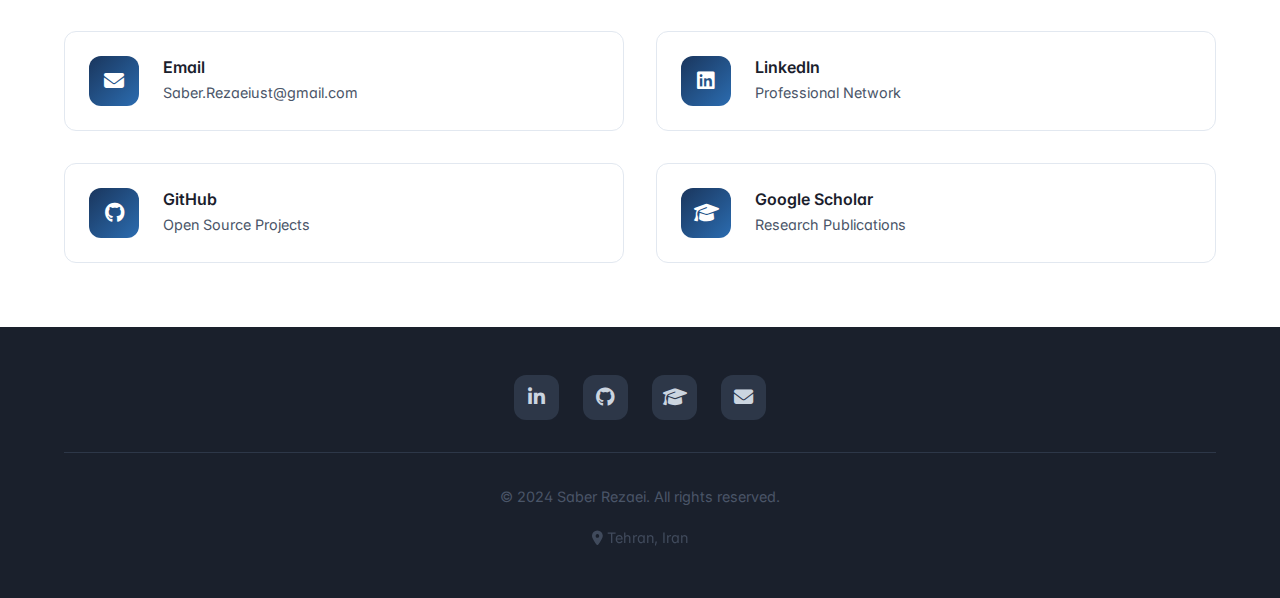
<file: deploy-temp/index.html>
<!DOCTYPE html>
<html lang="en">
<head>
    <meta charset="UTF-8">
    <meta name="viewport" content="width=device-width, initial-scale=1.0">
    <meta name="description" content="Saber Rezaei - Cognitive NeuroEngineering Researcher specializing in EEG signal processing, machine learning, and brain connectivity analysis">
    <meta name="keywords" content="Saber Rezaei, Cognitive NeuroEngineering, EEG, Machine Learning, Biomedical Engineering, Research">
    <meta name="author" content="Saber Rezaei">
    
    <title>Saber Rezaei | Cognitive NeuroEngineering Researcher</title>
    
    <!-- Google Analytics -->
    <script async src="https://www.googletagmanager.com/gtag/js?id=G-E587SWM9M2"></script>
    <script>
        window.dataLayer = window.dataLayer || [];
        function gtag(){dataLayer.push(arguments);}
        gtag('js', new Date());
        gtag('config', 'G-E587SWM9M2');
    </script>
    
    <link rel="icon" href="../assets/favicon.ico" type="image/x-icon">
    <link rel="stylesheet" href="assets/css/style.css">
    <link rel="stylesheet" href="https://cdnjs.cloudflare.com/ajax/libs/font-awesome/6.4.0/css/all.min.css">
    
    <!-- Open Graph / Facebook -->
    <meta property="og:type" content="website">
    <meta property="og:url" content="https://rezaeisaber.github.io/">
    <meta property="og:title" content="Saber Rezaei | Cognitive NeuroEngineering Researcher">
    <meta property="og:description" content="Specialized in EEG signal processing, machine learning, and brain connectivity analysis">
    <meta property="og:image" content="../assets/img/person.jpg">

    <!-- Twitter -->
    <meta property="twitter:card" content="summary_large_image">
    <meta property="twitter:url" content="https://rezaeisaber.github.io/">
    <meta property="twitter:title" content="Saber Rezaei | Cognitive NeuroEngineering Researcher">
    <meta property="twitter:description" content="Specialized in EEG signal processing, machine learning, and brain connectivity analysis">
    <meta property="twitter:image" content="../assets/img/person.jpg">
</head>

<body>
    <!-- Header -->
    <header class="header">
        <nav class="nav container">
            <a href="#home" class="nav-brand">Saber Rezaei</a>
            
            <ul class="nav-links">
                <li><a href="#home" class="nav-link active">Home</a></li>
                <li><a href="#about" class="nav-link">About</a></li>
                <li><a href="#experience" class="nav-link">Experience</a></li>
                <li><a href="#research" class="nav-link">Research</a></li>
                <li><a href="#gallery" class="nav-link">Gallery</a></li>
                <li><a href="#youtube" class="nav-link">YouTube</a></li>
                <li><a href="#publications" class="nav-link">Publications</a></li>
                <li><a href="#contact" class="nav-link">Contact</a></li>
            </ul>
            
            <button class="nav-toggle">
                <i class="fas fa-bars"></i>
            </button>
        </nav>
    </header>

    <!-- Hero Section -->
    <section id="home" class="hero">
        <div class="container">
            <div class="hero-content">
                <div class="hero-text">
                    <h1>Saber Rezaei</h1>
                    <div class="hero-subtitle">Cognitive NeuroEngineering Researcher</div>
                    <p class="hero-description">
                        Biomedical engineer specializing in EEG signal processing, brain connectivity analysis, 
                        and machine learning applications in neuroscience. Passionate about bridging engineering 
                        and neuroscience to advance our understanding of the brain.
                    </p>
                    <div class="hero-actions">
                        <a href="#research" class="btn btn-primary btn-large">
                            <i class="fas fa-microscope"></i>
                            Explore Research
                        </a>
                        <a href="#publications" class="btn btn-outline btn-large">
                            <i class="fas fa-file-alt"></i>
                            Publications
                        </a>
                    </div>
                </div>
                <div class="hero-image-container">
                    <img src="../assets/img/person.jpg" alt="Saber Rezaei" class="hero-image">
                </div>
            </div>
        </div>
    </section>

    <!-- About Section -->
    <section id="about" class="section">
        <div class="container">
            <div class="section-header">
                <h2 class="section-title">About Me</h2>
                <p class="section-subtitle">
                    A passionate researcher bridging the gap between engineering and neuroscience
                </p>
            </div>
            
            <div class="grid grid-2" style="align-items: center; gap: 3rem;">
                <div>
                    <h3>Background</h3>
                    <p>
                        I am a cognitive neural engineer with a strong foundation in electrical engineering, 
                        mathematics, and statistics. My journey began with electrical engineering and evolved 
                        into the fascinating world of neuroscience and brain-computer interfaces.
                    </p>
                    <p>
                        Currently pursuing my Master's degree in Biomedical Engineering with a focus on 
                        Neurocognitive systems, I am dedicated to advancing our understanding of brain 
                        function through innovative signal processing and machine learning techniques.
                    </p>
                    
                    <div class="personal-info" style="margin-top: 2rem;">
                        <div class="grid grid-2" style="gap: 1rem;">
                            <div>
                                <strong>Location:</strong> Tehran, Iran<br>
                                <strong>Age:</strong> 28<br>
                                <strong>Languages:</strong> Persian(Native), English(B2), German(A1)
                            </div>
                            <div>
                                <strong>Research Focus:</strong> Neuroscience & AI<br>
                                <strong>Specialization:</strong> EEG Processing<br>
                                <strong>Current Role:</strong> Researcher
                            </div>
                        </div>
                    </div>
                </div>
                
                <div class="stats">
                    <h3>Research Impact</h3>
                    <div class="stats-grid">
                        <div class="stat-item">
                            <span class="stat-number">6</span>
                            <span class="stat-label">Publications</span>
                        </div>
            
                        <div class="stat-item">
                            <span class="stat-number">2</span>
                            <span class="stat-label">Journals</span>
                        </div>
                        <div class="stat-item">
                            <span class="stat-number">6</span>
                            <span class="stat-label">Total Citations</span>
                        </div>
                        <div class="stat-item">
                            <span class="stat-number">3</span>
                            <span class="stat-label">Years Research Experience</span>
                        </div>
                    </div>
                </div>
            </div>
        </div>
    </section>

    <!-- Experience Section -->
    <section id="experience" class="section" style="background: var(--surface);">
        <div class="container">
            <div class="section-header">
                <h2 class="section-title">Experience & Education</h2>
            </div>
            
            <div class="grid grid-2">
                <!-- Education -->
                <div>
                    <h3>Education</h3>
                    <div class="timeline">
                        <div class="timeline-item">
                            <div class="timeline-date">2022 - 2025</div>
                            <div class="timeline-title">Master of Science</div>
                            <div class="timeline-org">Iran University of Science and Technology</div>
                            <div class="timeline-desc">
                                Biomedical Engineering - Neurocognitive<br>
                                Focus: EEG signal processing and brain connectivity analysis
                            </div>
                        </div>
                        
                        <div class="timeline-item">
                            <div class="timeline-date">2015 - 2020</div>
                            <div class="timeline-title">Bachelor of Science</div>
                            <div class="timeline-org">Semnan University</div>
                            <div class="timeline-desc">
                                Electrical Engineering<br>
                                Foundation in signal processing and mathematical modeling
                            </div>
                        </div>
                    </div>
                </div>
                
                <!-- Experience -->
                <div>
                    <h3>Professional Experience</h3>
                    <div class="timeline">
                        <div class="timeline-item">
                            <div class="timeline-date">2022 - Present</div>
                            <div class="timeline-title">Full-Time Researcher</div>
                            <div class="timeline-org">Iran Neural Technology Centre</div>
                            <div class="timeline-desc">
                                Under supervision of Dr. Erfanian<br>
                                EEG data acquisition, signal processing, and machine learning applications
                            </div>
                        </div>
                        
                        <div class="timeline-item">
                            <div class="timeline-date">2018</div>
                            <div class="timeline-title">Teaching Assistant</div>
                            <div class="timeline-org">Semnan University</div>
                            <div class="timeline-desc">
                                Signal and System Analysis<br>
                                Assisted students with signal processing concepts and problem-solving
                            </div>
                        </div>
                        
                        <div class="timeline-item">
                            <div class="timeline-date">2017</div>
                            <div class="timeline-title">Teaching Assistant</div>
                            <div class="timeline-org">Semnan University</div>
                            <div class="timeline-desc">
                                Engineering Mathematics<br>
                                Led review sessions and assisted with mathematical problem solving
                            </div>
                        </div>
                    </div>
                </div>
            </div>
        </div>
    </section>

    <!-- Research Section -->
    <section id="research" class="section">
        <div class="container">
            <div class="section-header">
                <h2 class="section-title">Research Expertise</h2>
                <p class="section-subtitle">
                    Multidisciplinary approach combining neuroscience, engineering, and artificial intelligence
                </p>
            </div>
            
            <div class="grid grid-3">
                <div class="card">
                    <div class="card-icon">
                        <i class="fas fa-brain"></i>
                    </div>
                    <h3 class="card-title">Experimental Neuroscience</h3>
                    <p class="card-description">
                        EEG/EMG data acquisition, clinical trial management, patient interaction, 
                        and experimental design for neuroscience research.
                    </p>
                    <ul style="margin-top: 1rem; color: var(--text-secondary);">
                        <li>EEG Data Acquisition</li>
                        <li>Clinical Trial Management</li>
                        <li>Patient Interaction</li>
                        <li>Experimental Design</li>
                    </ul>
                </div>
                
                <div class="card">
                    <div class="card-icon">
                        <i class="fas fa-wave-square"></i>
                    </div>
                    <h3 class="card-title">Signal Processing</h3>
                    <p class="card-description">
                        Advanced signal processing techniques for biological signals, 
                        brain connectivity analysis, and statistical analysis methods.
                    </p>
                    <ul style="margin-top: 1rem; color: var(--text-secondary);">
                        <li>Signal Processing</li>
                        <li>Statistical Analysis</li>
                        <li>Brain Connectivity Analysis</li>
                        <li>Time-Series Analysis</li>
               

                    </ul>
                </div>
                
                <div class="card">
                    <div class="card-icon">
                        <i class="fas fa-robot"Using Long Short-Term Memory Networks as Virtual Wind Direction Sensors for Improved Wind Farm Turbines Orientation></i>
                    </div>
                    <h3 class="card-title">Coding and ToolBoxes</h3>
                    <p class="card-description">
                        Implementation of machine learning and deep learning algorithms 
                        for neural data analysis and predictive modeling.
                    </p>
                    <ul style="margin-top: 1rem; color: var(--text-secondary);">
                        <li>Python & MATLAB</li>
                        <li>Machine Learning</li>
                        <li>Deep Learning</li>
                        <li>EEGLAB & MNE-Python</li>
                        <li>Hermes & Fieldtrip</li>
                    </ul>
                </div>
            </div>
        </div>
    </section>

    <!-- Gallery Preview Section -->
    <section id="gallery" class="section" style="background: var(--surface);">
        <div class="container">
            <div class="section-header">
                <h2 class="section-title">Research Gallery</h2>
                <p class="section-subtitle">
                    Moments from my journey as a researcher and engineer
                </p>
            </div>
            
            <div class="grid grid-3">
                <div class="card" style="padding: 0; overflow: hidden;">
                    <div style="height: 200px; overflow: hidden;">
                        <img src="../assets/img/work/me at lab.jpg" alt="Me at INTC Lab" 
                             style="width: 100%; height: 100%; object-fit: cover; transition: var(--transition);">
                    </div>
                    <div style="padding: var(--space-md);">
                        <h4>At INTC Lab</h4>
                        <p style="margin: 0; color: var(--text-secondary);">EEG data analysis and signal processing work</p>
                    </div>
                </div>
                
                <div class="card" style="padding: 0; overflow: hidden;">
                    <div style="height: 200px; overflow: hidden;">
                        <img src="../assets/img/work/my subject.jpg" alt="EEG Recording Session" 
                             style="width: 100%; height: 100%; object-fit: cover; transition: var(--transition);">
                    </div>
                    <div style="padding: var(--space-md);">
                        <h4>EEG Recording Session</h4>
                        <p style="margin: 0; color: var(--text-secondary);">Subject preparation and data collection for brain signal analysis</p>
                    </div>
                </div>
                
                <div class="card" style="padding: 0; overflow: hidden;">
                    <div style="height: 200px; overflow: hidden;">
                        <img src="../assets/img/work/python event.jpg" alt="Python Event" 
                             style="width: 100%; height: 100%; object-fit: cover; transition: var(--transition);">
                    </div>
                    <div style="padding: var(--space-md);">
                        <h4>Python Event</h4>
                        <p style="margin: 0; color: var(--text-secondary);">Presentation and case study discussions</p>
                    </div>
                </div>
            </div>
            
            <div style="text-align: center; margin-top: 2rem;">
                <a href="gallery.html" class="btn btn-primary btn-large">
                    <i class="fas fa-images"></i>
                    View Full Gallery
                </a>
            </div>
        </div>
    </section>

    <!-- YouTube Preview Section -->
    <section id="youtube" class="section">
        <div class="container">
            <div class="section-header">
                <h2 class="section-title">YouTube Videos</h2>
                <p class="section-subtitle">
                    Showcasing my research projects, Python codes, and their outputs
                </p>
            </div>
            
            <div class="grid grid-2">
                <div class="card" style="padding: 0; overflow: hidden;">
                    <div style="position: relative; padding-bottom: 56.25%; height: 0; overflow: hidden;">
                        <iframe src="https://www.youtube.com/embed/95YqbLaec9c?si=NoRbBR2mtdElEmMw" 
                                style="position: absolute; top: 0; left: 0; width: 100%; height: 100%; border: none;" 
                                allowfullscreen></iframe>
                    </div>
                    <div style="padding: var(--space-md);">
                        <h4>Real-time EEG Artifact Detection</h4>
                        <p style="margin: 0; color: var(--text-secondary);">Real-time detection of EEG artifact classes for hand movement switches</p>
                    </div>
                </div>
                
                <div class="card" style="padding: 0; overflow: hidden;">
                    <div style="position: relative; padding-bottom: 56.25%; height: 0; overflow: hidden;">
                        <iframe src="https://www.youtube.com/embed/PFdaHAKLWxc?si=9APJ0tFO0VLdMW4A" 
                                style="position: absolute; top: 0; left: 0; width: 100%; height: 100%; border: none;" 
                                allowfullscreen></iframe>
                    </div>
                    <div style="padding: var(--space-md);">
                        <h4>Hand Gesture Recognition</h4>
                        <p style="margin: 0; color: var(--text-secondary);">Using Python, MediaPipe and QtPy libraries</p>
                    </div>
                </div>
            </div>
            
            <div style="text-align: center; margin-top: 2rem;">
                <a href="youtube.html" class="btn btn-primary btn-large">
                    <i class="fab fa-youtube"></i>
                    Watch All Videos
                </a>
            </div>
        </div>
    </section>

    <!-- Publications Preview -->
    <section id="publications" class="section" style="background: var(--surface);">
        <div class="container">
            <div class="section-header">
                <h2 class="section-title">Recent Publications</h2>
                <p class="section-subtitle">
                    Selected research papers in wind energy forecasting, EEG analysis, and machine learning
                </p>
            </div>
            
            <!-- Featured Publications -->
            <div class="grid" style="grid-template-columns: 1fr; gap: 1.5rem;">
                <div class="publication">
                    <div class="publication-status status-published">Published</div>
                    <h3 class="publication-title">
                        Wind Power Forecasting with a Hybrid Deep Learning Approach including LSTM and Attention Mechanism
                    </h3>
                    <div class="publication-authors">S.Rezaei, Abolghasem Daeichian, Ali Hedayati, Amir Hossein Karamali</div>
                    <div class="publication-venue">Journal of Power, Control, and Data Processing Systems</div>
                    <div class="publication-doi">
                        DOI: <a href="https://pcdp.qut.ac.ir/article_724953.html" target="_blank">10.30511/pcdp.2025.2060381.1023</a>
                    </div>
                    <div class="publication-actions">
                        <button class="btn btn-outline" data-abstract="Accurate prediction of wind energy generation plays a vital role in integrating renewable energy sources efficiently into electrical grids. This study explores the use of advanced artificial intelligence methods for forecasting wind power production at two meteorological stations located in Khomein and Saveh, Iran. A new hybrid model is proposed, combining Long Short-Term Memory (LSTM) networks with an attention mechanism. This approach surpasses traditional methods like Random Forest and XGBoost by better capturing intricate temporal dynamics and adjusting to fluctuating wind conditions. The results demonstrate the model's potential to improve grid stability and optimize energy management.">
                            <i class="fas fa-file-alt"></i> Abstract
                        </button>
                        <a href="../assets/pdf/Wind Power Forecasting with a Hybrid Deep Learning Approach including LSTM and Attention Mechanism_Revised29-05-2025.pdf" class="btn btn-primary btn-pdf-view" data-title="Wind Power Forecasting with LSTM and Attention Mechanism">
                            <i class="fas fa-file-pdf"></i> View PDF
                        </a>
                    </div>
                </div>
                
                <div class="publication">
                    <div class="publication-status status-review">Under Review</div>
                    <h3 class="publication-title">
                        A Machine Learning Approach to Detection of Claustrophobic Patients using Electroencephalographic Activity
                    </h3>
                    <div class="publication-authors">S. Rezaei, N. Parmeh, V. Rajabpour, F. Rahimi</div>
                    <div class="publication-venue">Scientific Reports (Under Revision, 2025)</div>
                    <div class="publication-actions">
                        <button class="btn btn-outline btn-abstract" data-abstract="Claustrophobia, a phobia with a specific unreasonable and excessive fear of enclosed spaces, can have a considerable impact on an individual's life. Electroencephalography (EEG) has been a tool with potential for studying neural processes in anxiety disorders including claustrophobia. In this work, a machine learning algorithm for differentiation between claustrophobic and healthy controls using EEG signals is presented. For 22 subjects, EEG data were collected from 22 participants under controlled conditions, and preprocessing included filtering, artifact removal, and feature extraction using relative Power Spectral Density (rPSD across five frequency bands: delta, theta, alpha, beta, and gamma. A diverse range of classification algorithms, such as traditional machine learning algorithms—Support Vector Machine (SVM), K-Nearest Neighbors (KNN), Decision Tree (DT), and Random Forest (RF)—and deep neural networks such as Multi-Layer Perceptron (MLP) and a 1D Convolutional Neural Network (CNN) with Bidirectional Long Short-Term Memory (BiLSTM) integration, was utilized. Performance testing with five-fold cross-validation revealed that MLP and CNN-BiLSTM performed best in terms of accuracy in classification, with a value over 95% when all bands of frequencies were combined together. An analysis of brain regions revealed frontal and temporal regions to differentiate between claustrophobic and non-claustrophobic subjects, and beta and theta bands played a significant role in distinguishing between them. These observations unveil high potential for EEG-based machine learning algorithms in objective evaluation of claustrophobia, and doors for future development in its therapy and diagnosis.">
                            <i class="fas fa-file-alt"></i> Abstract
                        </button>
                    </div>
                </div>
                

                </div>
            </div>
            
            <div style="text-align: center; margin-top: 2rem;">
                <a href="publications.html" class="btn btn-primary btn-large">
                    <i class="fas fa-list"></i>
                    View All Publications
                </a>
            </div>
        </div>
    </section>

    <!-- Contact Section -->
    <section id="contact" class="section">
        <div class="container">
            <div class="section-header">
                <h2 class="section-title">Get In Touch</h2>
                <p class="section-subtitle">
                    Let's discuss research opportunities, collaborations, or any questions you might have
                </p>
            </div>
            
            <div class="contact-grid">
                <a href="mailto:Saber.Rezaeiust@gmail.com" class="contact-item">
                    <div class="contact-icon">
                        <i class="fas fa-envelope"></i>
                    </div>
                    <div class="contact-info">
                        <h4>Email</h4>
                        <p>Saber.Rezaeiust@gmail.com</p>
                    </div>
                </a>
                
                <a href="https://www.linkedin.com/in/saber-rezaei" target="_blank" class="contact-item">
                    <div class="contact-icon">
                        <i class="fab fa-linkedin"></i>
                    </div>
                    <div class="contact-info">
                        <h4>LinkedIn</h4>
                        <p>Professional Network</p>
                    </div>
                </a>
                
                <a href="https://github.com/RezaeiSaber" target="_blank" class="contact-item">
                    <div class="contact-icon">
                        <i class="fab fa-github"></i>
                    </div>
                    <div class="contact-info">
                        <h4>GitHub</h4>
                        <p>Open Source Projects</p>
                    </div>
                </a>
                
                <a href="https://scholar.google.com/citations?user=xGl9XeUAAAAJ&hl=en" target="_blank" class="contact-item">
                    <div class="contact-icon">
                        <i class="fas fa-graduation-cap"></i>
                    </div>
                    <div class="contact-info">
                        <h4>Google Scholar</h4>
                        <p>Research Publications</p>
                    </div>
                </a>
            </div>
        </div>
    </section>

    <!-- Footer -->
    <footer class="footer">
        <div class="container">
            <div class="social-links">
                <a href="https://www.linkedin.com/in/saber-rezaei" target="_blank" class="social-link" title="LinkedIn">
                    <i class="fab fa-linkedin-in"></i>
                </a>
                <a href="https://github.com/RezaeiSaber" target="_blank" class="social-link" title="GitHub">
                    <i class="fab fa-github"></i>
                </a>
                <a href="https://scholar.google.com/citations?user=xGl9XeUAAAAJ&hl=en" target="_blank" class="social-link" title="Google Scholar">
                    <i class="fas fa-graduation-cap"></i>
                </a>
                <a href="mailto:Saber.Rezaeiust@gmail.com" class="social-link" title="Email">
                    <i class="fas fa-envelope"></i>
                </a>
            </div>
            
            <div class="footer-bottom">
                <p>&copy; 2024 Saber Rezaei. All rights reserved.</p>
                <p style="margin-top: 0.5rem; opacity: 0.8;">
                    <i class="fas fa-map-marker-alt"></i> Tehran, Iran
                </p>
            </div>
        </div>
    </footer>

    <script src="assets/js/main.js"></script>
</body>
</html>
</file>
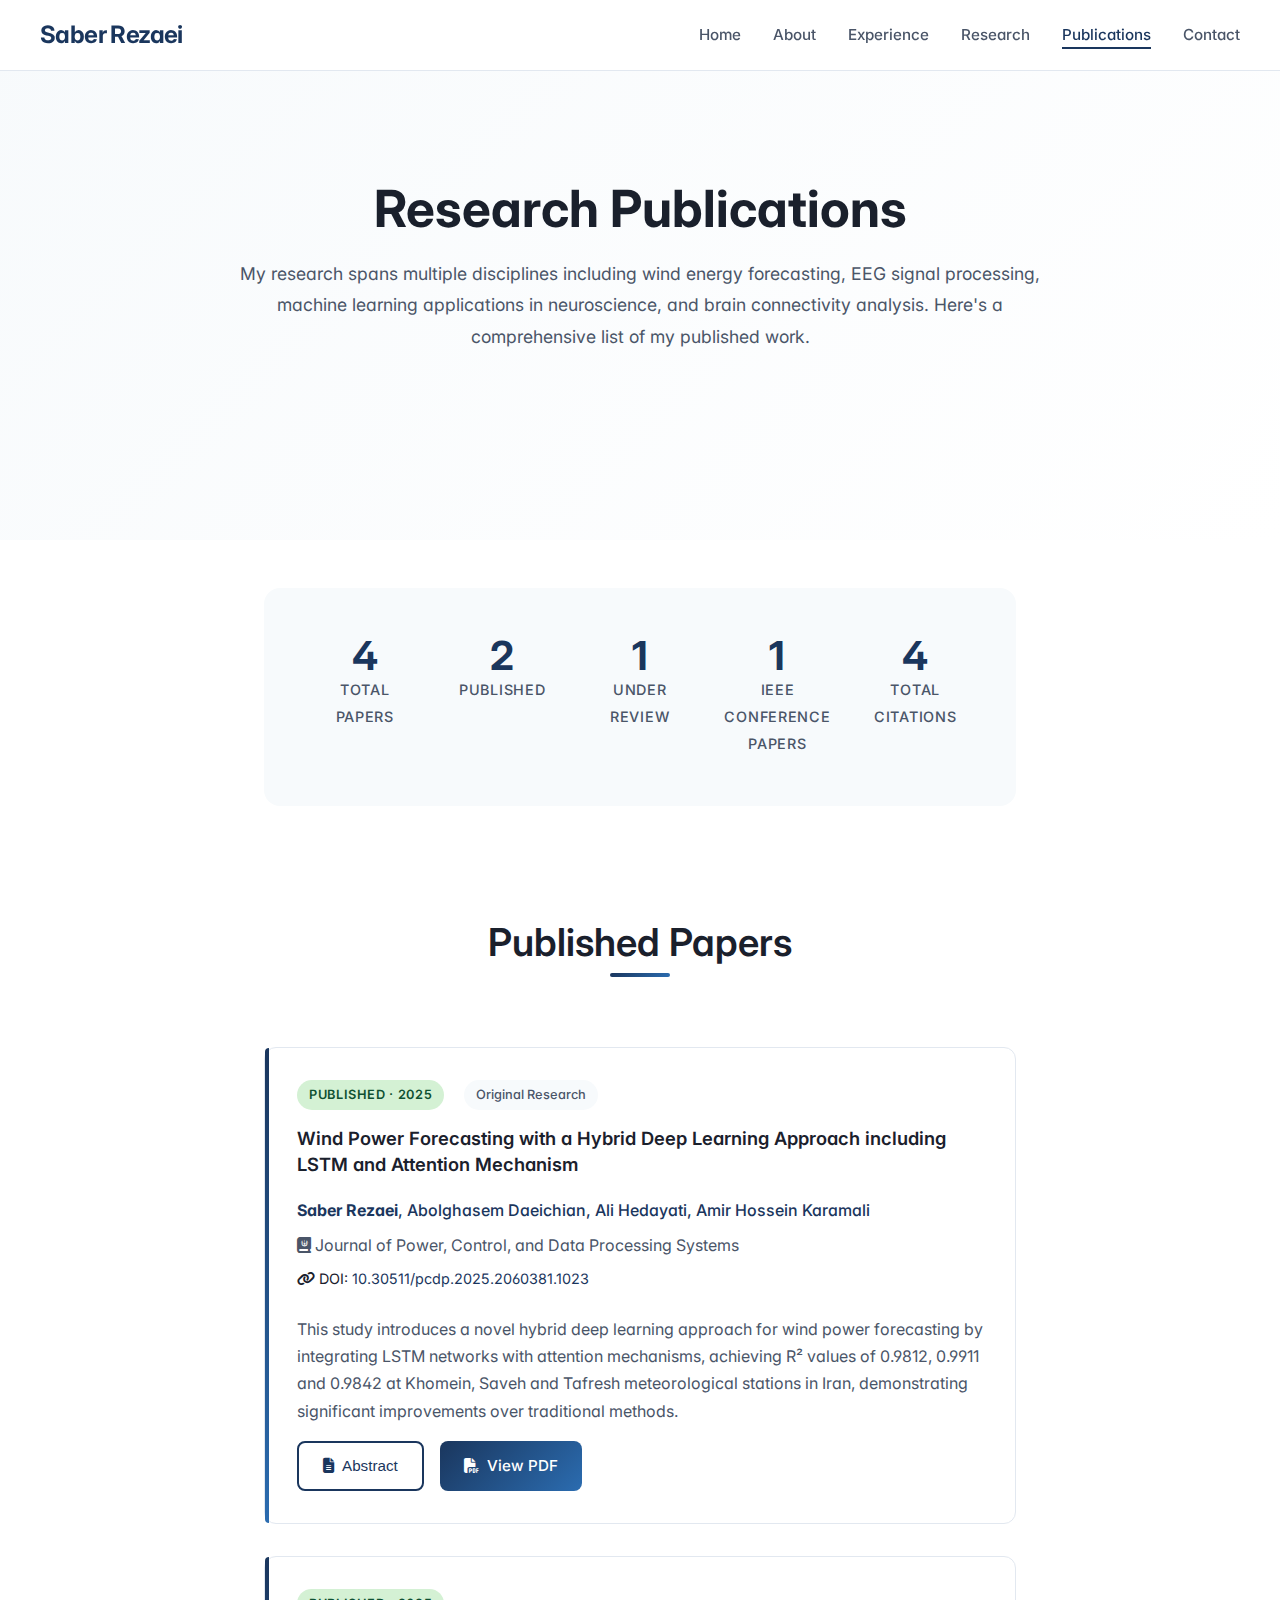
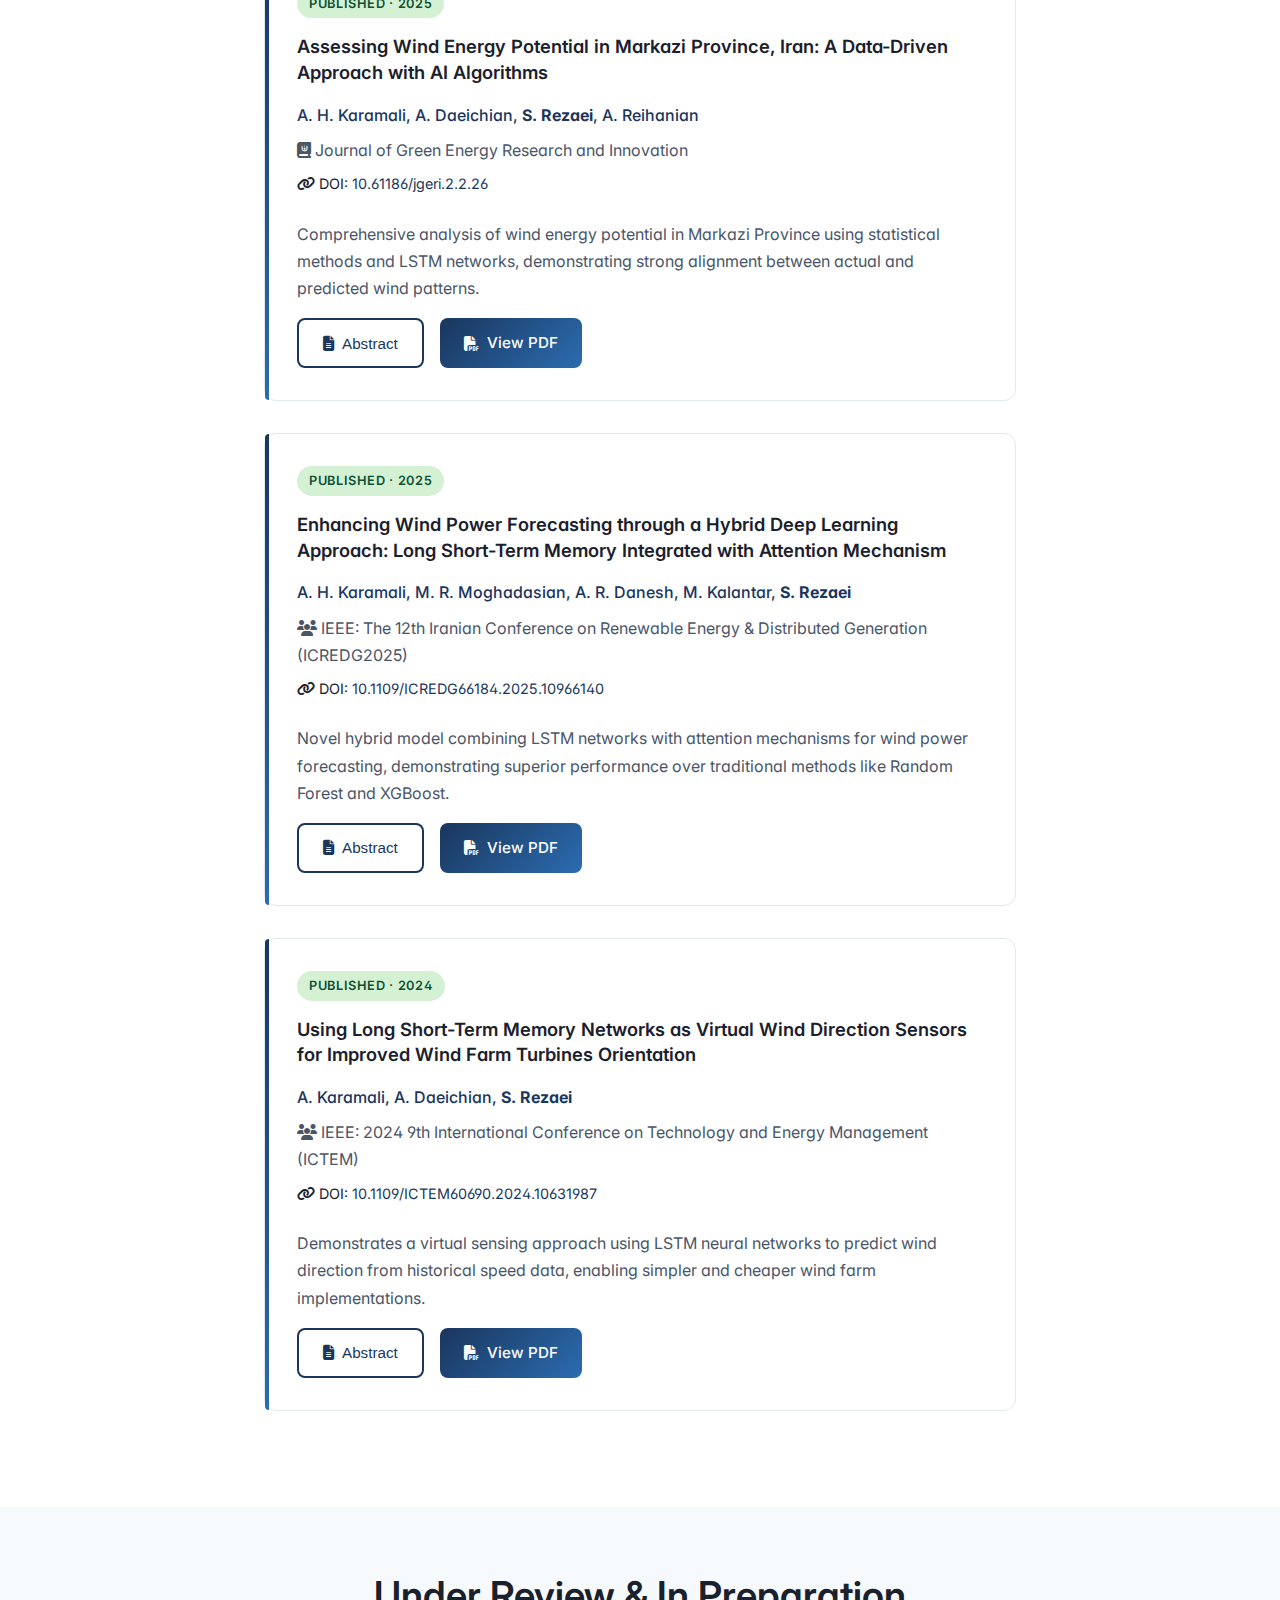
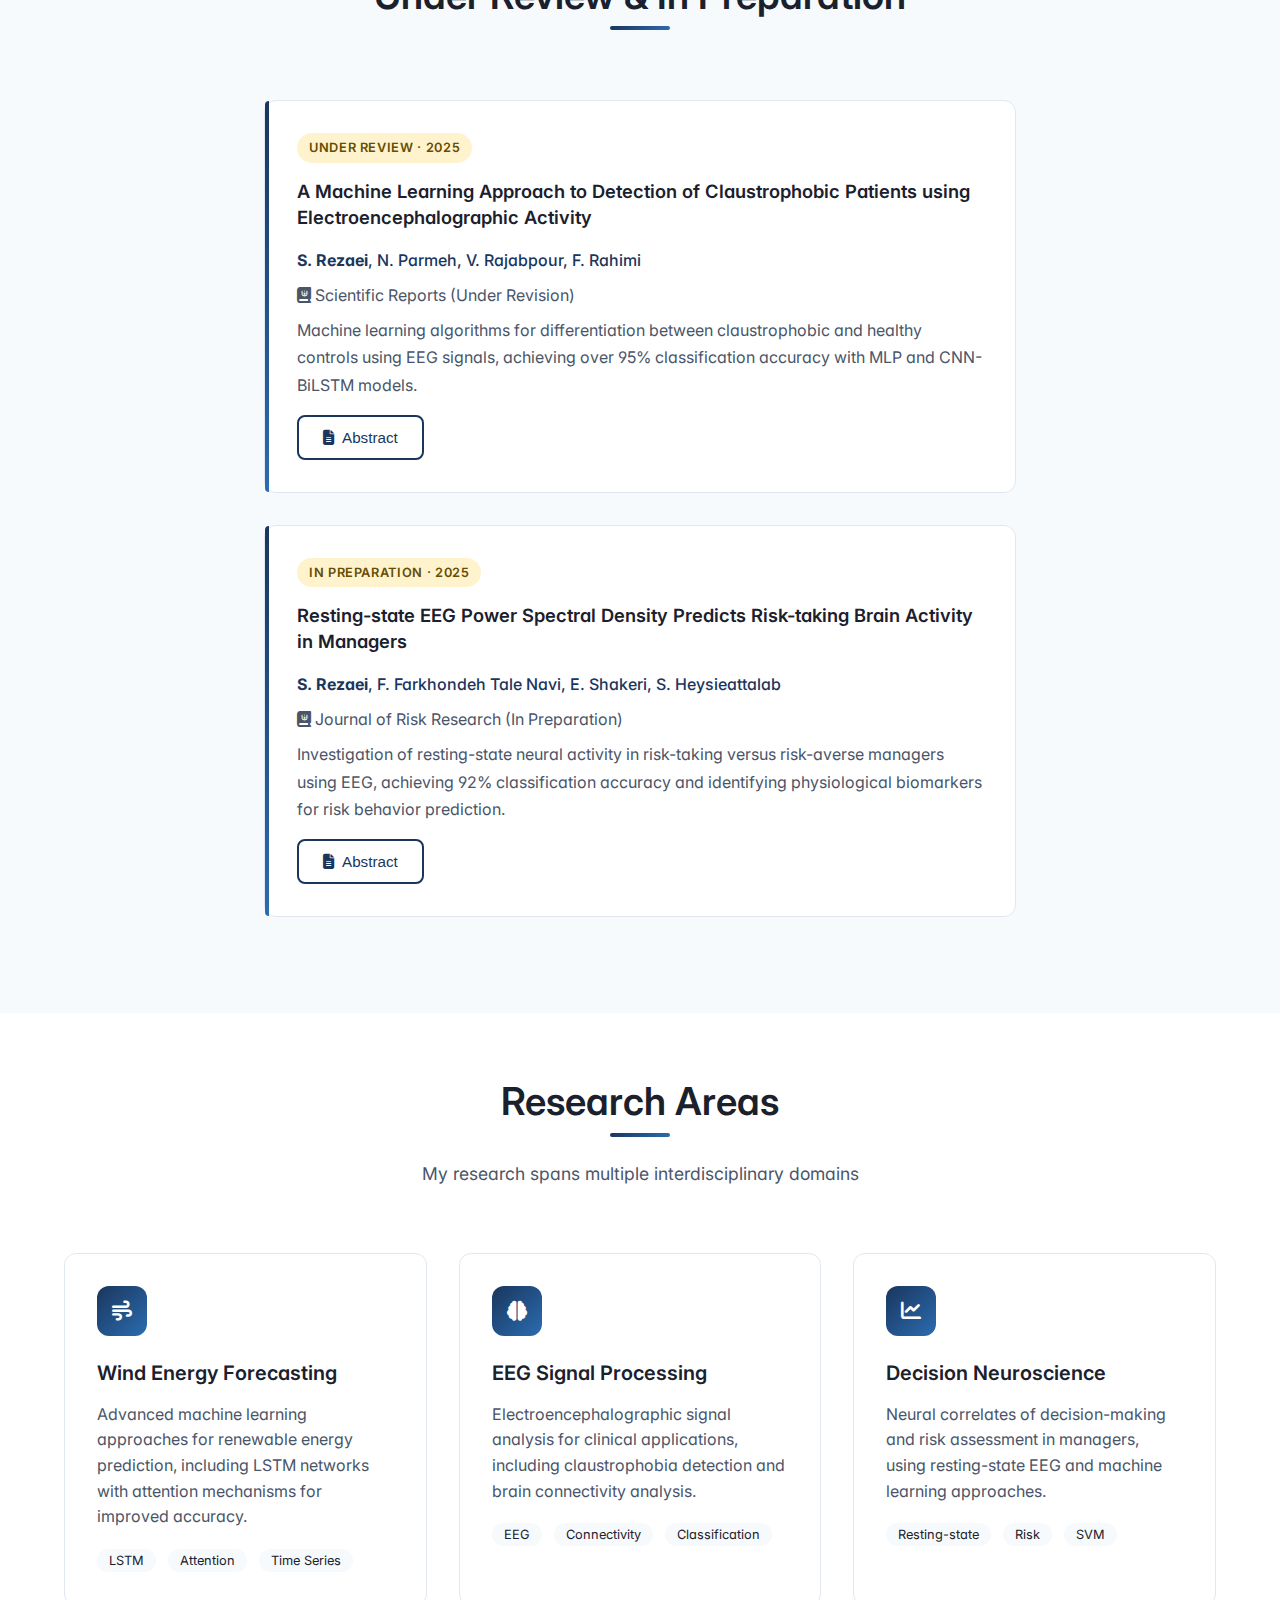
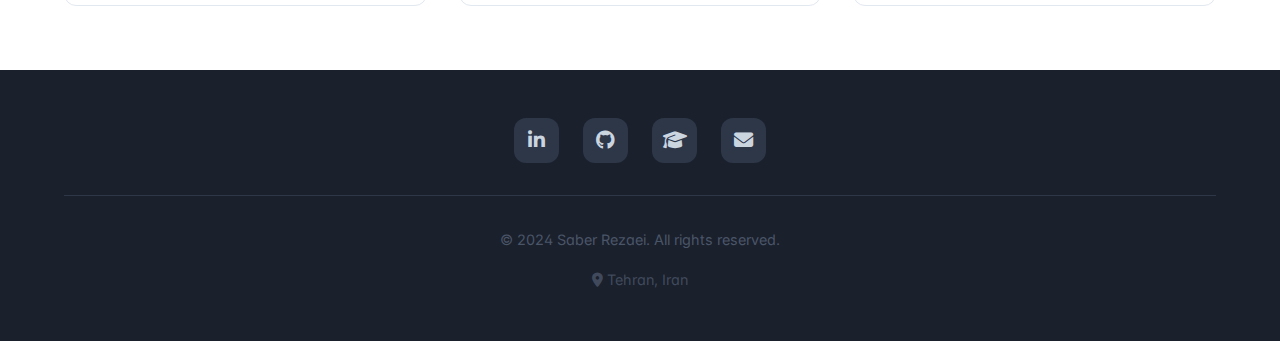
<file: publications.html>
<!DOCTYPE html>
<html lang="en">
<head>
    <meta charset="UTF-8">
    <meta name="viewport" content="width=device-width, initial-scale=1.0">
    <meta name="description" content="Research publications by Saber Rezaei - Wind energy forecasting, EEG analysis, and machine learning applications">
    <title>Publications | Saber Rezaei</title>
    
    <!-- Google Analytics -->
    <script async src="https://www.googletagmanager.com/gtag/js?id=G-E587SWM9M2"></script>
    <script>
        window.dataLayer = window.dataLayer || [];
        function gtag(){dataLayer.push(arguments);}
        gtag('js', new Date());
        gtag('config', 'G-E587SWM9M2');
    </script>
    
    <link rel="icon" href="../assets/favicon.ico" type="image/x-icon">
    <link rel="stylesheet" href="assets/css/style.css">
    <link rel="stylesheet" href="https://cdnjs.cloudflare.com/ajax/libs/font-awesome/6.4.0/css/all.min.css">
</head>

<body>
    <!-- Header -->
    <header class="header">
        <nav class="nav container">
            <a href="index.html" class="nav-brand">Saber Rezaei</a>
            
            <ul class="nav-links">
                <li><a href="index.html#home" class="nav-link">Home</a></li>
                <li><a href="index.html#about" class="nav-link">About</a></li>
                <li><a href="index.html#experience" class="nav-link">Experience</a></li>
                <li><a href="index.html#research" class="nav-link">Research</a></li>
                <li><a href="#publications" class="nav-link active">Publications</a></li>
                <li><a href="index.html#contact" class="nav-link">Contact</a></li>
            </ul>
            
            <button class="nav-toggle">
                <i class="fas fa-bars"></i>
            </button>
        </nav>
    </header>

    <!-- Hero Section -->
    <section class="hero" style="min-height: 60vh;">
        <div class="container">
            <div style="text-align: center; max-width: 800px; margin: 0 auto;">
                <h1>Research Publications</h1>
                <div class="hero-subtitle">Peer-reviewed research in neuroscience and engineering</div>
                <p class="hero-description">
                    My research spans multiple disciplines including wind energy forecasting, 
                    EEG signal processing, machine learning applications in neuroscience, and 
                    brain connectivity analysis. Here's a comprehensive list of my published work.
                </p>
            </div>
        </div>
    </section>

    <!-- Publications Stats -->
    <section class="section-sm">
        <div class="container-sm">
            <div class="stats">
                <div class="stats-grid">
                    <div class="stat-item">
                        <span class="stat-number">6</span>
                        <span class="stat-label">Total Papers</span>
                    </div>
                    <div class="stat-item">
                        <span class="stat-number">4</span>
                        <span class="stat-label">Published</span>
                    </div>
                    <div class="stat-item">
                        <span class="stat-number">2</span>
                        <span class="stat-label">Under Review</span>
                    </div>
                    <div class="stat-item">
                        <span class="stat-number">2</span>
                        <span class="stat-label">IEEE Conference Papers</span>
                    </div>
                    <div class="stat-item">
                        <span class="stat-number">6</span>
                        <span class="stat-label">Total Citations</span>
                    </div>
                </div>
            </div>
        </div>
    </section>

    <!-- Published Papers -->
    <section id="publications" class="section">
        <div class="container-sm">
            <div class="section-header">
                <h2 class="section-title">Published Papers</h2>
            </div>
            
            <div class="publications-list">
                <!-- Paper 1 -->
                <div class="publication">
                    <div class="publication-status status-published">Published · 2025</div>
                    <div class="publication-type">Original Research</div>
                    <h3 class="publication-title">
                        Wind Power Forecasting with a Hybrid Deep Learning Approach including LSTM and Attention Mechanism
                    </h3>
                    <div class="publication-authors">
                        <strong>Saber Rezaei</strong><sup></sup>, Abolghasem Daeichian<sup></sup>, Ali Hedayati<sup></sup>, Amir Hossein Karamali<sup></sup>
                    </div>
                    
                    <div class="publication-venue">
                        <i class="fas fa-journal-whills"></i>
                        Journal of Power, Control, and Data Processing Systems
                    </div>
                    <div class="publication-doi">
                        <i class="fas fa-link"></i>
                        DOI: <a href="https://pcdp.qut.ac.ir/article_724953.html" target="_blank">10.30511/pcdp.2025.2060381.1023</a>
                    </div>
                    <p class="publication-summary">
                        This study introduces a novel hybrid deep learning approach for wind power forecasting by integrating 
                        LSTM networks with attention mechanisms, achieving R² values of 0.9812, 0.9911 and 0.9842 at Khomein, Saveh 
                        and Tafresh meteorological stations in Iran, demonstrating significant improvements over traditional methods.
                    </p>
                    <div class="publication-actions">
                        <button class="btn btn-outline btn-abstract" data-abstract="The intermittent nature of wind energy generation poses substantial challenges to the stability of electrical grids and the efficiency of energy management systems. Accurate and reliable wind power forecasting is therefore critical for a multitude of reasons: to optimize the operational efficiency of grids, to effectively balance energy supply and demand, to enhance the planning and execution of energy storage strategies, to minimize the reliance on backup power sources, and ultimately, to reduce operational costs within renewable energy infrastructures. This study introduces a novel hybrid deep learning approach designed to improve the accuracy of wind power forecasting through the integration of Long Short-Term Memory (LSTM) networks with an attention mechanism. The model's efficacy was rigorously evaluated using high-resolution data, recorded at 10-minute intervals, from two distinct meteorological stations located in Khomein, Saveh and Tafresh, Iran. The performance of the hybrid model was benchmarked against traditional machine learning methodologies, including Random Forest (RF), XGBoost, and standalone LSTM networks. The results of the evaluation demonstrate the superior performance of the hybrid LSTM-Attention model, which achieved notable coefficient of determination (R²) values of 0.9812 and 0.9911 at the Khomein, Saveh and Tafresh stations, respectively, indicating significant advancements in forecasting accuracy compared to the other models. These enhanced forecasting capabilities have significant implications for facilitating the efficient integration of wind energy into electrical grids, thereby enabling more effective grid management practices and supporting optimized energy distribution strategies.">
                            <i class="fas fa-file-alt"></i> Abstract
                        </button>
                        <a href="../assets/pdf/Wind Power Forecasting with a Hybrid Deep Learning Approach including LSTM and Attention Mechanism_Revised29-05-2025.pdf" class="btn btn-primary btn-pdf-view" data-title="Wind Power Forecasting with LSTM and Attention Mechanism">
                            <i class="fas fa-file-pdf"></i> View PDF
                        </a>
                    </div>
                </div>

                <!-- Paper 2 -->
                <div class="publication">
                    <div class="publication-status status-published">Published · 2025</div>
                    <h3 class="publication-title">
                        Assessing Wind Energy Potential in Markazi Province, Iran: A Data-Driven Approach with AI Algorithms
                    </h3>
                    <div class="publication-authors">
                        A. H. Karamali, A. Daeichian, <strong>S. Rezaei</strong>, A. Reihanian
                    </div>
                    <div class="publication-venue">
                        <i class="fas fa-journal-whills"></i>
                        Journal of Green Energy Research and Innovation
                    </div>
                    <div class="publication-doi">
                        <i class="fas fa-link"></i>
                        DOI: <a href="https://jgeri.araku.ac.ir/article_719967.html" target="_blank">10.61186/jgeri.2.2.26</a>
                    </div>
                    <p class="publication-summary">
                        Comprehensive analysis of wind energy potential in Markazi Province using statistical methods 
                        and LSTM networks, demonstrating strong alignment between actual and predicted wind patterns.
                    </p>
                    <div class="publication-actions">
                        <button class="btn btn-outline btn-abstract" data-abstract="This paper investigates the wind energy potential in Markazi Province, Iran, focusing on three cities: Tafresh, Khomein and Saveh. The primary objective of this study is to provide a comprehensive analysis of wind patterns using a combination of statistical approaches and artificial intelligence techniques. Wind data was collected from advanced meteorological stations in these cities over a two-year period (2018–2020), including detailed measurements of wind speed and direction at 10-minute intervals. This high-resolution dataset facilitated an in-depth examination of wind behavior and its suitability for energy production. Statistical analysis was conducted using the Weibull distribution and wind rose diagrams, which provided insights into the wind characteristics and their spatial variations. Additionally, Long Short-Term Memory (LSTM) networks were employed to predict wind speeds and temporal trends. These models effectively captured the complex relationships within the wind data and produced highly accurate forecasts. The comparison of actual and predicted wind rose diagrams demonstrated a strong alignment, validating the reliability of the LSTM-based predictions in reflecting real-world wind patterns. The results of this study demonstrate that combining traditional statistical methods with modern machine learning techniques provides a robust framework for analyzing wind energy potential. By leveraging these tools, the study offers valuable insights for sustainable energy planning and supports informed decision-making for renewable energy investments in Markazi Province.">
                            <i class="fas fa-file-alt"></i> Abstract
                        </button>
                        <a href="../assets/pdf/JGERI_Volume 2_Issue 2_Pages 26-35.pdf" class="btn btn-primary btn-pdf-view" data-title="Wind Energy Potential Assessment in Markazi Province">
                            <i class="fas fa-file-pdf"></i> View PDF
                        </a>
                    </div>
                </div>

                <!-- Paper 3 -->
                <div class="publication">
                    <div class="publication-status status-published">Published · 2025</div>
                    <h3 class="publication-title">
                        Enhancing Wind Power Forecasting through a Hybrid Deep Learning Approach: 
                        Long Short-Term Memory Integrated with Attention Mechanism
                    </h3>
                    <div class="publication-authors">
                        A. H. Karamali, M. R. Moghadasian, A. R. Danesh, M. Kalantar, <strong>S. Rezaei</strong>
                    </div>
                    <div class="publication-venue">
                        <i class="fas fa-users"></i>
                        IEEE: The 12th Iranian Conference on Renewable Energy & Distributed Generation (ICREDG2025)
                    </div>
                    <div class="publication-doi">
                        <i class="fas fa-link"></i>
                        DOI: <a href="https://ieeexplore.ieee.org/document/10966140" target="_blank">10.1109/ICREDG66184.2025.10966140</a>
                    </div>
                    <p class="publication-summary">
                        Novel hybrid model combining LSTM networks with attention mechanisms for wind power forecasting, 
                        demonstrating superior performance over traditional methods like Random Forest and XGBoost.
                    </p>
                    <div class="publication-actions">
                        <button class="btn btn-outline btn-abstract" data-abstract="Accurate prediction of wind energy generation plays a vital role in integrating renewable energy sources efficiently into electrical grids. This study explores the use of advanced artificial intelligence methods for forecasting wind power production at two meteorological stations located in Khomein and Saveh, Iran. A new hybrid model is proposed, combining Long Short-Term Memory (LSTM) networks with an attention mechanism. This approach surpasses traditional methods like Random Forest and XGBoost by better capturing intricate temporal dynamics and adjusting to fluctuating wind conditions. The results demonstrate the model's potential to improve grid stability and optimize energy management.">
                            <i class="fas fa-file-alt"></i> Abstract
                        </button>
                        <a href="../assets/pdf/Enhancing_attention.pdf" class="btn btn-primary btn-pdf-view" data-title="Enhancing Wind Power Forecasting with LSTM and Attention">
                            <i class="fas fa-file-pdf"></i> View PDF
                        </a>
                    </div>
                </div>

                <!-- Paper 4 -->
                <div class="publication">
                    <div class="publication-status status-published">Published · 2024</div>
                    <h3 class="publication-title">
                        Using Long Short-Term Memory Networks as Virtual Wind Direction Sensors 
                        for Improved Wind Farm Turbines Orientation
                    </h3>
                    <div class="publication-authors">
                        A. Karamali, A. Daeichian, <strong>S. Rezaei</strong>
                    </div>
                    <div class="publication-venue">
                        <i class="fas fa-users"></i>
                        IEEE: 2024 9th International Conference on Technology and Energy Management (ICTEM)
                    </div>
                    <div class="publication-doi">
                        <i class="fas fa-link"></i>
                        DOI: <a href="https://doi.org/10.1109/ICTEM60690.2024.10631987" target="_blank">10.1109/ICTEM60690.2024.10631987</a>
                    </div>
                    <p class="publication-summary">
                        Demonstrates a virtual sensing approach using LSTM neural networks to predict wind direction 
                        from historical speed data, enabling simpler and cheaper wind farm implementations.
                    </p>
                    <div class="publication-actions">
                        <button class="btn btn-outline btn-abstract" data-abstract="Optimal wind turbine positioning relies on understanding local wind patterns via wind direction sensors. However, such hardware adds complexity and costs. This research demonstrates a virtual sensing approach using Long Short-Term Memory (LSTM) neural networks to predict wind direction solely from historical wind speed data. The LSTM networks were trained on two years of 10-minute resolution data from three stations in Iran's Markazi Province. The models accurately inferred wind directionality and speeds based on temporal analysis of speeds. Predictions closely matched measured wind direction per wind rose validation. The research indicates software-based artificial intelligence algorithms can effectively replace physical wind direction sensors, enabling simpler and cheaper wind farms. Operational reliability can be ensured via continual model updating. The approach also has promising implications for broader wind forecasting applications. Overall, the feasibility of transitioning from physical hardware to virtual software-based wind sensors is demonstrated.">
                            <i class="fas fa-file-alt"></i> Abstract
                        </button>
                        <a href="../assets/pdf/Using_LSTM.pdf" class="btn btn-primary btn-pdf-view" data-title="LSTM Networks as Virtual Wind Direction Sensors">
                            <i class="fas fa-file-pdf"></i> View PDF
                        </a>
                    </div>
                </div>
            </div>
        </div>
    </section>

    <!-- Under Review Papers -->
    <section class="section" style="background: var(--surface);">
        <div class="container-sm">
            <div class="section-header">
                <h2 class="section-title">Under Review & In Preparation</h2>
            </div>
            
            <div class="publications-list">
                <!-- Paper 5 -->
                <div class="publication">
                    <div class="publication-status status-review">Under Review · 2025</div>
                    <h3 class="publication-title">
                        A Machine Learning Approach to Detection of Claustrophobic Patients using Electroencephalographic Activity
                    </h3>
                    <div class="publication-authors">
                        <strong>S. Rezaei</strong>, N. Parmeh, V. Rajabpour, F. Rahimi
                    </div>
                    <div class="publication-venue">
                        <i class="fas fa-journal-whills"></i>
                        Scientific Reports (Under Revision)
                    </div>
                    <p class="publication-summary">
                        Machine learning algorithms for differentiation between claustrophobic and healthy controls using EEG signals, 
                        achieving over 95% classification accuracy with MLP and CNN-BiLSTM models.
                    </p>
                    <div class="publication-actions">
                        <button class="btn btn-outline btn-abstract" data-abstract="Claustrophobia, a phobia with a specific unreasonable and excessive fear of enclosed spaces, can have a considerable impact on an individual's life. Electroencephalography (EEG) has been a tool with potential for studying neural processes in anxiety disorders including claustrophobia. In this work, a machine learning algorithm for differentiation between claustrophobic and healthy controls using EEG signals is presented. For 22 subjects, EEG data were collected from 22 participants under controlled conditions, and preprocessing included filtering, artifact removal, and feature extraction using relative Power Spectral Density (rPSD across five frequency bands: delta, theta, alpha, beta, and gamma. A diverse range of classification algorithms, such as traditional machine learning algorithms—Support Vector Machine (SVM), K-Nearest Neighbors (KNN), Decision Tree (DT), and Random Forest (RF)—and deep neural networks such as Multi-Layer Perceptron (MLP) and a 1D Convolutional Neural Network (CNN) with Bidirectional Long Short-Term Memory (BiLSTM) integration, was utilized. Performance testing with five-fold cross-validation revealed that MLP and CNN-BiLSTM performed best in terms of accuracy in classification, with a value over 95% when all bands of frequencies were combined together. An analysis of brain regions revealed frontal and temporal regions to differentiate between claustrophobic and non-claustrophobic subjects, and beta and theta bands played a significant role in distinguishing between them. These observations unveil high potential for EEG-based machine learning algorithms in objective evaluation of claustrophobia, and doors for future development in its therapy and diagnosis.">
                            <i class="fas fa-file-alt"></i> Abstract
                        </button>
                    </div>
                </div>

                <!-- Paper 6 -->
                <div class="publication">
                    <div class="publication-status status-review">In Preparation · 2025</div>
                    <h3 class="publication-title">
                        Resting-state EEG Power Spectral Density Predicts Risk-taking Brain Activity in Managers
                    </h3>
                    <div class="publication-authors">
                        <strong>S. Rezaei</strong>, F. Farkhondeh Tale Navi, E. Shakeri, S. Heysieattalab
                    </div>
                    <div class="publication-venue">
                        <i class="fas fa-journal-whills"></i>
                        Journal of Risk Research (In Preparation)
                    </div>
                    <p class="publication-summary">
                        Investigation of resting-state neural activity in risk-taking versus risk-averse managers using EEG, 
                        achieving 92% classification accuracy and identifying physiological biomarkers for risk behavior prediction.
                    </p>
                    <div class="publication-actions">
                        <button class="btn btn-outline btn-abstract" data-abstract="Decision-making is vital in a country's economic and political conditions. Risk is unavoidable in such highly impacting decisions. Therefore, managers must prepare themselves to embrace it effectively. Under the same circumstances with uncertain outcomes, different managers rarely make the same choice. The degree that managers endorse risk-taking behavior is an essential part of their personality and affects their decision-making process. As a growing field, decision neuroscience uses various neuro-imaging techniques to generate neural-level conceptualizations, refine existing phenomenology of the risky behavior in such conditions, and provide appropriate methodologies for evaluating the behavior among managers. Although there are many findings regarding decision-making and cortical activity, resting-state neural activity in risk-taking and risk-averse managers is still an unknown and ongoing issue. In this study, to address this issue, we investigated the potential relationship between risk-taking and brain activity by recording the electroencephalogram (EEG) signals from 30 managers during a resting state condition. Resting-state EEG data were recorded using a 64-channel system during eyes-closed conditions. We analyzed Power Spectral Density (PSD), Prefrontal Asymmetry Index (PAI), and frequency band ratios (Theta/Beta and Delta/Beta) across delta, theta, alpha, and beta bands. Phase Locking Value (PLV) was used to assess functional connectivity patterns. Results revealed significant differences between groups, with risk-averse managers showing higher PAI values in theta, alpha, and beta bands (p < 0.001), while risk-taking managers demonstrated higher PSD variability and distinct delta-band connectivity patterns. Support Vector Machine classification achieved 92.00 ± 11.23% accuracy in the beta band, indicating robust discrimination between risk profiles Conclusions: This study's findings may provide a physiological biomarker to predict risk-taking and risk-averse behaviors in managers.">
                            <i class="fas fa-file-alt"></i> Abstract
                        </button>
                    </div>
                </div>
            </div>
        </div>
    </section>

    <!-- Research Areas -->
    <section class="section">
        <div class="container">
            <div class="section-header">
                <h2 class="section-title">Research Areas</h2>
                <p class="section-subtitle">
                    My research spans multiple interdisciplinary domains
                </p>
            </div>
            
            <div class="grid grid-3">
                <div class="card">
                    <div class="card-icon">
                        <i class="fas fa-wind"></i>
                    </div>
                    <h3 class="card-title">Wind Energy Forecasting</h3>
                    <p class="card-description">
                        Advanced machine learning approaches for renewable energy prediction, 
                        including LSTM networks with attention mechanisms for improved accuracy.
                    </p>
                    <div style="margin-top: 1rem;">
                        <span style="background: var(--surface); padding: 0.25rem 0.75rem; border-radius: 1rem; font-size: 0.8rem; margin-right: 0.5rem;">LSTM</span>
                        <span style="background: var(--surface); padding: 0.25rem 0.75rem; border-radius: 1rem; font-size: 0.8rem; margin-right: 0.5rem;">Attention</span>
                        <span style="background: var(--surface); padding: 0.25rem 0.75rem; border-radius: 1rem; font-size: 0.8rem;">Time Series</span>
                    </div>
                </div>
                
                <div class="card">
                    <div class="card-icon">
                        <i class="fas fa-brain"></i>
                    </div>
                    <h3 class="card-title">EEG Signal Processing</h3>
                    <p class="card-description">
                        Electroencephalographic signal analysis for clinical applications, 
                        including claustrophobia detection and brain connectivity analysis.
                    </p>
                    <div style="margin-top: 1rem;">
                        <span style="background: var(--surface); padding: 0.25rem 0.75rem; border-radius: 1rem; font-size: 0.8rem; margin-right: 0.5rem;">EEG</span>
                        <span style="background: var(--surface); padding: 0.25rem 0.75rem; border-radius: 1rem; font-size: 0.8rem; margin-right: 0.5rem;">Connectivity</span>
                        <span style="background: var(--surface); padding: 0.25rem 0.75rem; border-radius: 1rem; font-size: 0.8rem;">Classification</span>
                    </div>
                </div>
                
                <div class="card">
                    <div class="card-icon">
                        <i class="fas fa-chart-line"></i>
                    </div>
                    <h3 class="card-title">Decision Neuroscience</h3>
                    <p class="card-description">
                        Neural correlates of decision-making and risk assessment in managers, 
                        using resting-state EEG and machine learning approaches.
                    </p>
                    <div style="margin-top: 1rem;">
                        <span style="background: var(--surface); padding: 0.25rem 0.75rem; border-radius: 1rem; font-size: 0.8rem; margin-right: 0.5rem;">Resting-state</span>
                        <span style="background: var(--surface); padding: 0.25rem 0.75rem; border-radius: 1rem; font-size: 0.8rem; margin-right: 0.5rem;">Risk</span>
                        <span style="background: var(--surface); padding: 0.25rem 0.75rem; border-radius: 1rem; font-size: 0.8rem;">SVM</span>
                    </div>
                </div>
            </div>
        </div>
    </section>

    <!-- Footer -->
    <footer class="footer">
        <div class="container">
            <div class="social-links">
                <a href="https://www.linkedin.com/in/saber-rezaei" target="_blank" class="social-link" title="LinkedIn">
                    <i class="fab fa-linkedin-in"></i>
                </a>
                <a href="https://github.com/RezaeiSaber" target="_blank" class="social-link" title="GitHub">
                    <i class="fab fa-github"></i>
                </a>
                <a href="https://scholar.google.com/citations?user=xGl9XeUAAAAJ&hl=en" target="_blank" class="social-link" title="Google Scholar">
                    <i class="fas fa-graduation-cap"></i>
                </a>
                <a href="mailto:Saber.Rezaeiust@gmail.com" class="social-link" title="Email">
                    <i class="fas fa-envelope"></i>
                </a>
            </div>
            
            <div class="footer-bottom">
                <p>&copy; 2024 Saber Rezaei. All rights reserved.</p>
                <p style="margin-top: 0.5rem; opacity: 0.8;">
                    <i class="fas fa-map-marker-alt"></i> Tehran, Iran
                </p>
            </div>
        </div>
    </footer>

    <script src="assets/js/main.js"></script>
</body>
</html>
</file>
<file: deploy-temp/assets/css/style.css>
/* Modern Academic Portfolio - Saber Rezaei */
@import url('https://fonts.googleapis.com/css2?family=Inter:wght@300;400;500;600;700&display=swap');

:root {
  /* Color System */
  --primary: #1a365d;
  --primary-light: #2b6cb0;
  --primary-gradient: linear-gradient(135deg, #1a365d 0%, #2b6cb0 100%);
  --secondary: #4a5568;
  --accent: #3182ce;
  --success: #38a169;
  
  /* Grays */
  --gray-50: #f7fafc;
  --gray-100: #edf2f7;
  --gray-200: #e2e8f0;
  --gray-300: #cbd5e0;
  --gray-400: #a0aec0;
  --gray-500: #718096;
  --gray-600: #4a5568;
  --gray-700: #2d3748;
  --gray-800: #1a202c;
  --gray-900: #171923;
  
  /* Semantic Colors */
  --text-primary: var(--gray-800);
  --text-secondary: var(--gray-600);
  --text-muted: var(--gray-500);
  --border: var(--gray-200);
  --background: #ffffff;
  --surface: var(--gray-50);
  
  /* Shadows */
  --shadow-sm: 0 1px 2px 0 rgba(0, 0, 0, 0.05);
  --shadow-md: 0 4px 6px -1px rgba(0, 0, 0, 0.1), 0 2px 4px -1px rgba(0, 0, 0, 0.06);
  --shadow-lg: 0 10px 15px -3px rgba(0, 0, 0, 0.1), 0 4px 6px -2px rgba(0, 0, 0, 0.05);
  --shadow-xl: 0 20px 25px -5px rgba(0, 0, 0, 0.1), 0 10px 10px -5px rgba(0, 0, 0, 0.04);
  
  /* Transitions */
  --transition: all 0.3s cubic-bezier(0.4, 0, 0.2, 1);
  --transition-fast: all 0.15s ease-out;
  
  /* Spacing */
  --space-xs: 0.5rem;
  --space-sm: 1rem;
  --space-md: 1.5rem;
  --space-lg: 2rem;
  --space-xl: 3rem;
  --space-2xl: 4rem;
}

/* Base Styles */
* {
  margin: 0;
  padding: 0;
  box-sizing: border-box;
}

html {
  scroll-behavior: smooth;
  font-size: 16px;
  scroll-padding-top: 70px; /* Account for fixed header - reduced from 90px */
}

body {
  font-family: 'Inter', -apple-system, BlinkMacSystemFont, 'Segoe UI', system-ui, sans-serif;
  line-height: 1.7;
  color: var(--text-primary);
  background: var(--background);
  font-feature-settings: 'cv02', 'cv03', 'cv04', 'cv11';
  overflow-x: hidden;
}

/* Typography */
h1, h2, h3, h4, h5, h6 {
  line-height: 1.3;
  font-weight: 600;
  color: var(--text-primary);
  margin-bottom: var(--space-sm);
}

h1 { font-size: clamp(2rem, 4vw, 3.5rem); font-weight: 700; }
h2 { font-size: clamp(1.75rem, 3vw, 2.5rem); }
h3 { font-size: clamp(1.5rem, 2.5vw, 2rem); }
h4 { font-size: clamp(1.25rem, 2vw, 1.5rem); }
h5 { font-size: 1.125rem; }
h6 { font-size: 1rem; }

p {
  margin-bottom: var(--space-sm);
  color: var(--text-secondary);
}

a {
  color: var(--primary);
  text-decoration: none;
  transition: var(--transition-fast);
}

a:hover {
  color: var(--primary-light);
}

/* Layout Components */
.container {
  max-width: 1200px;
  margin: 0 auto;
  padding: 0 var(--space-md);
}

.container-sm {
  max-width: 800px;
  margin: 0 auto;
  padding: 0 var(--space-md);
}

.section {
  padding: var(--space-2xl) 0;
  scroll-margin-top: 70px; /* Account for fixed header - reduced from 90px */
}

.section-sm {
  padding: var(--space-xl) 0;
  scroll-margin-top: 70px; /* Account for fixed header - reduced from 90px */
}

/* Grid System */
.grid {
  display: grid;
  gap: var(--space-lg);
}

.grid-2 { grid-template-columns: repeat(2, 1fr); }
.grid-3 { grid-template-columns: repeat(3, 1fr); }
.grid-4 { grid-template-columns: repeat(4, 1fr); }

@media (max-width: 768px) {
  .grid-2, .grid-3, .grid-4 {
    grid-template-columns: 1fr;
  }
}

/* Navigation */
.header {
  position: fixed;
  top: 0;
  left: 0;
  right: 0;
  background: rgba(255, 255, 255, 0.95);
  backdrop-filter: blur(10px);
  border-bottom: 1px solid var(--border);
  z-index: 1000;
  transition: var(--transition);
}

.header.scrolled {
  background: rgba(255, 255, 255, 0.98);
  box-shadow: var(--shadow-md);
}

.nav {
  display: flex;
  align-items: center;
  justify-content: space-between;
  padding: var(--space-sm) 0;
  height: 70px;
}

.nav-brand {
  font-size: 1.5rem;
  font-weight: 700;
  color: var(--primary);
  letter-spacing: -0.025em;
}

.nav-links {
  display: flex;
  list-style: none;
  gap: var(--space-lg);
}

.nav-link {
  color: var(--text-secondary);
  font-weight: 500;
  font-size: 0.95rem;
  position: relative;
  transition: var(--transition-fast);
}

.nav-link:hover,
.nav-link.active {
  color: var(--primary);
}

.nav-link::after {
  content: '';
  position: absolute;
  bottom: -5px;
  left: 0;
  width: 0;
  height: 2px;
  background: var(--primary);
  transition: var(--transition-fast);
}

.nav-link.active::after,
.nav-link:hover::after {
  width: 100%;
}

.nav-toggle {
  display: none;
  background: none;
  border: none;
  font-size: 1.5rem;
  color: var(--text-primary);
  cursor: pointer;
}

/* Hero Section */
.hero {
  min-height: 100vh;
  padding-top: 70px;
  padding-bottom: 50px;
  display: flex;
  align-items: center;
  position: relative;
  background: linear-gradient(135deg, var(--gray-50) 0%, #ffffff 100%);
  scroll-margin-top: 0; /* Hero doesn't need offset */
}

/* About section specific styling */
#about {
  scroll-margin-top: 70px;
  position: relative;
  z-index: 1;
}

.hero-content {
  display: grid;
  grid-template-columns: 1fr 300px;
  gap: var(--space-2xl);
  align-items: center;
  width: 100%;
}

.hero-text h1 {
  margin-bottom: var(--space-md);
  background: var(--primary-gradient);
  -webkit-background-clip: text;
  -webkit-text-fill-color: transparent;
  background-clip: text;
}

.hero-subtitle {
  font-size: 1.25rem;
  color: var(--primary);
  font-weight: 600;
  margin-bottom: var(--space-sm);
}

.hero-description {
  font-size: 1.1rem;
  color: var(--text-secondary);
  margin-bottom: var(--space-lg);
  line-height: 1.8;
}

.hero-image {
  width: 280px;
  height: 280px;
  border-radius: 50%;
  object-fit: cover;
  box-shadow: var(--shadow-xl);
  border: 5px solid white;
  position: relative;
}

.hero-image::before {
  content: '';
  position: absolute;
  top: -10px;
  left: -10px;
  right: -10px;
  bottom: -10px;
  background: var(--primary-gradient);
  border-radius: 50%;
  z-index: -1;
  opacity: 0.1;
}

/* Buttons */
.btn {
  display: inline-flex;
  align-items: center;
  gap: var(--space-xs);
  padding: 12px 24px;
  border-radius: 8px;
  font-weight: 500;
  font-size: 0.95rem;
  text-align: center;
  border: none;
  cursor: pointer;
  transition: var(--transition);
  text-decoration: none;
}

.btn-primary {
  background: var(--primary-gradient);
  color: white;
}

.btn-primary:hover {
  transform: translateY(-1px);
  box-shadow: var(--shadow-lg);
  color: white;
}

.btn-outline {
  background: transparent;
  color: var(--primary);
  border: 2px solid var(--primary);
}

.btn-outline:hover {
  background: var(--primary);
  color: white;
}

.btn-large {
  padding: 16px 32px;
  font-size: 1rem;
}

/* Cards */
.card {
  background: white;
  border: 1px solid var(--border);
  border-radius: 12px;
  padding: var(--space-lg);
  transition: var(--transition);
  height: 100%;
}

.card:hover {
  transform: translateY(-4px);
  box-shadow: var(--shadow-lg);
  border-color: var(--primary);
}

.card-icon {
  width: 50px;
  height: 50px;
  background: var(--primary-gradient);
  border-radius: 12px;
  display: flex;
  align-items: center;
  justify-content: center;
  color: white;
  font-size: 1.25rem;
  margin-bottom: var(--space-md);
}

.card-title {
  font-size: 1.25rem;
  font-weight: 600;
  color: var(--text-primary);
  margin-bottom: var(--space-sm);
}

.card-description {
  color: var(--text-secondary);
  line-height: 1.6;
}

/* Section Headers */
.section-header {
  text-align: center;
  margin-bottom: var(--space-2xl);
}

.section-title {
  position: relative;
  display: inline-block;
}

.section-title::after {
  content: '';
  position: absolute;
  bottom: -10px;
  left: 50%;
  transform: translateX(-50%);
  width: 60px;
  height: 4px;
  background: var(--primary-gradient);
  border-radius: 2px;
}

.section-subtitle {
  font-size: 1.1rem;
  color: var(--text-secondary);
  margin-top: var(--space-sm);
  max-width: 600px;
  margin-left: auto;
  margin-right: auto;
}

/* Timeline */
.timeline {
  position: relative;
  padding-left: var(--space-lg);
}

.timeline::before {
  content: '';
  position: absolute;
  left: 15px;
  top: 0;
  bottom: 0;
  width: 2px;
  background: var(--border);
}

.timeline-item {
  position: relative;
  margin-bottom: var(--space-xl);
  padding-left: var(--space-lg);
}

.timeline-item::before {
  content: '';
  position: absolute;
  left: -25px;
  top: 5px;
  width: 12px;
  height: 12px;
  background: var(--primary);
  border-radius: 50%;
  border: 3px solid white;
  box-shadow: 0 0 0 3px var(--border);
}

.timeline-date {
  color: var(--primary);
  font-weight: 600;
  font-size: 0.9rem;
  text-transform: uppercase;
  letter-spacing: 0.05em;
  margin-bottom: var(--space-xs);
}

.timeline-title {
  font-size: 1.2rem;
  font-weight: 600;
  color: var(--text-primary);
  margin-bottom: var(--space-xs);
}

.timeline-org {
  color: var(--primary);
  font-weight: 500;
  margin-bottom: var(--space-xs);
}

.timeline-desc {
  color: var(--text-secondary);
  line-height: 1.6;
}

/* Publications */
.publication {
  background: white;
  border: 1px solid var(--border);
  border-radius: 12px;
  padding: var(--space-lg);
  margin-bottom: var(--space-lg);
  transition: var(--transition);
  position: relative;
}

.publication::before {
  content: '';
  position: absolute;
  top: 0;
  left: 0;
  width: 4px;
  height: 100%;
  background: var(--primary-gradient);
  border-radius: 12px 0 0 12px;
}

.publication:hover {
  transform: translateY(-2px);
  box-shadow: var(--shadow-lg);
  border-color: var(--primary);
}

.publication-status {
  display: inline-block;
  padding: 4px 12px;
  border-radius: 20px;
  font-size: 0.8rem;
  font-weight: 600;
  text-transform: uppercase;
  letter-spacing: 0.05em;
  margin-bottom: var(--space-sm);
}

.publication-type {
  display: inline-block;
  padding: 4px 12px;
  border-radius: 20px;
  font-size: 0.8rem;
  font-weight: 500;
  background: var(--surface);
  color: var(--text-secondary);
  margin-bottom: var(--space-sm);
  margin-left: var(--space-sm);
}

.status-published {
  background: #d4f1d4;
  color: #0f5132;
}

.status-review {
  background: #fff3cd;
  color: #664d03;
}

.publication-title {
  font-size: 1.15rem;
  font-weight: 600;
  line-height: 1.4;
  margin-bottom: var(--space-sm);
  color: var(--text-primary);
}

.publication-authors {
  color: var(--primary);
  font-weight: 500;
  margin-bottom: var(--space-xs);
}

.publication-affiliations {
  font-size: 0.85rem;
  color: var(--text-muted);
  margin-bottom: var(--space-sm);
  line-height: 1.6;
}

.publication-affiliations sup {
  font-weight: 600;
  color: var(--primary);
}

.publication-venue {
  color: var(--text-secondary);
  margin-bottom: var(--space-xs);
}

.publication-doi {
  font-size: 0.9rem;
  margin-bottom: var(--space-md);
}

.publication-actions {
  display: flex;
  gap: var(--space-sm);
  flex-wrap: wrap;
}

/* Stats */
.stats {
  background: var(--surface);
  border-radius: 16px;
  padding: var(--space-xl);
  text-align: center;
}

.stats-grid {
  display: grid;
  grid-template-columns: repeat(5, 1fr);
  gap: var(--space-lg);
}

.stat-number {
  font-size: 2.5rem;
  font-weight: 700;
  color: var(--primary);
  display: block;
  line-height: 1;
}

.stat-label {
  color: var(--text-secondary);
  font-size: 0.9rem;
  font-weight: 500;
  text-transform: uppercase;
  letter-spacing: 0.05em;
  margin-top: var(--space-xs);
}

/* Contact */
.contact-grid {
  display: grid;
  grid-template-columns: repeat(2, 1fr);
  gap: var(--space-lg);
}

.contact-item {
  display: flex;
  align-items: center;
  gap: var(--space-md);
  padding: var(--space-md);
  background: white;
  border: 1px solid var(--border);
  border-radius: 12px;
  transition: var(--transition);
}

.contact-item:hover {
  border-color: var(--primary);
  transform: translateY(-1px);
}

.contact-icon {
  width: 50px;
  height: 50px;
  background: var(--primary-gradient);
  border-radius: 12px;
  display: flex;
  align-items: center;
  justify-content: center;
  color: white;
  font-size: 1.25rem;
  flex-shrink: 0;
}

.contact-info h4 {
  margin-bottom: 4px;
  font-size: 1rem;
}

.contact-info p {
  margin: 0;
  color: var(--text-secondary);
  font-size: 0.9rem;
}

/* Footer */
.footer {
  background: var(--gray-800);
  color: var(--gray-300);
  padding: var(--space-xl) 0 var(--space-lg);
  text-align: center;
}

.footer-content {
  display: grid;
  grid-template-columns: repeat(3, 1fr);
  gap: var(--space-xl);
  margin-bottom: var(--space-lg);
}

.footer-section h3 {
  color: white;
  margin-bottom: var(--space-md);
}

.social-links {
  display: flex;
  justify-content: center;
  gap: var(--space-md);
  margin-bottom: var(--space-lg);
}

.social-link {
  width: 45px;
  height: 45px;
  background: var(--gray-700);
  border-radius: 12px;
  display: flex;
  align-items: center;
  justify-content: center;
  color: var(--gray-300);
  font-size: 1.2rem;
  transition: var(--transition);
}

.social-link:hover {
  background: var(--primary);
  color: white;
  transform: translateY(-2px);
}

.footer-bottom {
  border-top: 1px solid var(--gray-700);
  padding-top: var(--space-lg);
  font-size: 0.9rem;
  color: var(--gray-400);
}

/* Responsive Design */
@media (max-width: 768px) {
  .nav-links {
    display: none;
    position: absolute;
    top: 100%;
    left: 0;
    right: 0;
    background: white;
    border-top: 1px solid var(--border);
    flex-direction: column;
    padding: var(--space-md);
    box-shadow: var(--shadow-lg);
  }
  
  .nav-links.active {
    display: flex;
  }
  
  .nav-toggle {
    display: block;
  }
  
  .hero-content {
    grid-template-columns: 1fr;
    text-align: center;
    gap: var(--space-lg);
  }
  
  .hero-image {
    width: 200px;
    height: 200px;
  }
  
  .stats-grid {
    grid-template-columns: repeat(3, 1fr);
    gap: var(--space-sm);
  }
  
  .contact-grid {
    grid-template-columns: 1fr;
  }
  
  .footer-content {
    grid-template-columns: 1fr;
    text-align: center;
  }
  
  .publication-actions {
    flex-direction: column;
  }
}

/* Gallery and YouTube Preview Styles */
.card img:hover {
  transform: scale(1.05);
}

.video-container {
  position: relative;
  padding-bottom: 56.25%;
  height: 0;
  overflow: hidden;
  border-radius: 12px 12px 0 0;
}

.video-container iframe {
  position: absolute;
  top: 0;
  left: 0;
  width: 100%;
  height: 100%;
  border: none;
}
</file>
<file: assets/css/style.css>
/* Modern Academic Portfolio - Saber Rezaei */
@import url('https://fonts.googleapis.com/css2?family=Inter:wght@300;400;500;600;700&display=swap');

:root {
  /* Color System */
  --primary: #1a365d;
  --primary-light: #2b6cb0;
  --primary-gradient: linear-gradient(135deg, #1a365d 0%, #2b6cb0 100%);
  --secondary: #4a5568;
  --accent: #3182ce;
  --success: #38a169;
  
  /* Grays */
  --gray-50: #f7fafc;
  --gray-100: #edf2f7;
  --gray-200: #e2e8f0;
  --gray-300: #cbd5e0;
  --gray-400: #a0aec0;
  --gray-500: #718096;
  --gray-600: #4a5568;
  --gray-700: #2d3748;
  --gray-800: #1a202c;
  --gray-900: #171923;
  
  /* Semantic Colors */
  --text-primary: var(--gray-800);
  --text-secondary: var(--gray-600);
  --text-muted: var(--gray-500);
  --border: var(--gray-200);
  --background: #ffffff;
  --surface: var(--gray-50);
  
  /* Shadows */
  --shadow-sm: 0 1px 2px 0 rgba(0, 0, 0, 0.05);
  --shadow-md: 0 4px 6px -1px rgba(0, 0, 0, 0.1), 0 2px 4px -1px rgba(0, 0, 0, 0.06);
  --shadow-lg: 0 10px 15px -3px rgba(0, 0, 0, 0.1), 0 4px 6px -2px rgba(0, 0, 0, 0.05);
  --shadow-xl: 0 20px 25px -5px rgba(0, 0, 0, 0.1), 0 10px 10px -5px rgba(0, 0, 0, 0.04);
  
  /* Transitions */
  --transition: all 0.3s cubic-bezier(0.4, 0, 0.2, 1);
  --transition-fast: all 0.15s ease-out;
  
  /* Spacing */
  --space-xs: 0.5rem;
  --space-sm: 1rem;
  --space-md: 1.5rem;
  --space-lg: 2rem;
  --space-xl: 3rem;
  --space-2xl: 4rem;
}

/* Base Styles */
* {
  margin: 0;
  padding: 0;
  box-sizing: border-box;
}

html {
  scroll-behavior: smooth;
  font-size: 16px;
  scroll-padding-top: 70px; /* Account for fixed header - reduced from 90px */
}

body {
  font-family: 'Inter', -apple-system, BlinkMacSystemFont, 'Segoe UI', system-ui, sans-serif;
  line-height: 1.7;
  color: var(--text-primary);
  background: var(--background);
  font-feature-settings: 'cv02', 'cv03', 'cv04', 'cv11';
  overflow-x: hidden;
}

/* Typography */
h1, h2, h3, h4, h5, h6 {
  line-height: 1.3;
  font-weight: 600;
  color: var(--text-primary);
  margin-bottom: var(--space-sm);
}

h1 { font-size: clamp(2rem, 4vw, 3.5rem); font-weight: 700; }
h2 { font-size: clamp(1.75rem, 3vw, 2.5rem); }
h3 { font-size: clamp(1.5rem, 2.5vw, 2rem); }
h4 { font-size: clamp(1.25rem, 2vw, 1.5rem); }
h5 { font-size: 1.125rem; }
h6 { font-size: 1rem; }

p {
  margin-bottom: var(--space-sm);
  color: var(--text-secondary);
}

a {
  color: var(--primary);
  text-decoration: none;
  transition: var(--transition-fast);
}

a:hover {
  color: var(--primary-light);
}

/* Layout Components */
.container {
  max-width: 1200px;
  margin: 0 auto;
  padding: 0 var(--space-md);
}

.container-sm {
  max-width: 800px;
  margin: 0 auto;
  padding: 0 var(--space-md);
}

.section {
  padding: var(--space-2xl) 0;
  scroll-margin-top: 70px; /* Account for fixed header - reduced from 90px */
}

.section-sm {
  padding: var(--space-xl) 0;
  scroll-margin-top: 70px; /* Account for fixed header - reduced from 90px */
}

/* Grid System */
.grid {
  display: grid;
  gap: var(--space-lg);
}

.grid-2 { grid-template-columns: repeat(2, 1fr); }
.grid-3 { grid-template-columns: repeat(3, 1fr); }
.grid-4 { grid-template-columns: repeat(4, 1fr); }

@media (max-width: 768px) {
  .grid-2, .grid-3, .grid-4 {
    grid-template-columns: 1fr;
  }
}

/* Navigation */
.header {
  position: fixed;
  top: 0;
  left: 0;
  right: 0;
  background: rgba(255, 255, 255, 0.95);
  backdrop-filter: blur(10px);
  border-bottom: 1px solid var(--border);
  z-index: 1000;
  transition: var(--transition);
}

.header.scrolled {
  background: rgba(255, 255, 255, 0.98);
  box-shadow: var(--shadow-md);
}

.nav {
  display: flex;
  align-items: center;
  justify-content: space-between;
  padding: var(--space-sm) 0;
  height: 70px;
}

.nav-brand {
  font-size: 1.5rem;
  font-weight: 700;
  color: var(--primary);
  letter-spacing: -0.025em;
}

.nav-links {
  display: flex;
  list-style: none;
  gap: var(--space-lg);
}

.nav-link {
  color: var(--text-secondary);
  font-weight: 500;
  font-size: 0.95rem;
  position: relative;
  transition: var(--transition-fast);
}

.nav-link:hover,
.nav-link.active {
  color: var(--primary);
}

.nav-link::after {
  content: '';
  position: absolute;
  bottom: -5px;
  left: 0;
  width: 0;
  height: 2px;
  background: var(--primary);
  transition: var(--transition-fast);
}

.nav-link.active::after,
.nav-link:hover::after {
  width: 100%;
}

.nav-toggle {
  display: none;
  background: none;
  border: none;
  font-size: 1.5rem;
  color: var(--text-primary);
  cursor: pointer;
}

/* Hero Section */
.hero {
  min-height: 100vh;
  padding-top: 70px;
  padding-bottom: 50px;
  display: flex;
  align-items: center;
  position: relative;
  background: linear-gradient(135deg, var(--gray-50) 0%, #ffffff 100%);
  scroll-margin-top: 0; /* Hero doesn't need offset */
}

/* About section specific styling */
#about {
  scroll-margin-top: 70px;
  position: relative;
  z-index: 1;
}

.hero-content {
  display: grid;
  grid-template-columns: 1fr 300px;
  gap: var(--space-2xl);
  align-items: center;
  width: 100%;
}

.hero-text h1 {
  margin-bottom: var(--space-md);
  background: var(--primary-gradient);
  -webkit-background-clip: text;
  -webkit-text-fill-color: transparent;
  background-clip: text;
}

.hero-subtitle {
  font-size: 1.25rem;
  color: var(--primary);
  font-weight: 600;
  margin-bottom: var(--space-sm);
}

.hero-description {
  font-size: 1.1rem;
  color: var(--text-secondary);
  margin-bottom: var(--space-lg);
  line-height: 1.8;
}

.hero-image {
  width: 280px;
  height: 280px;
  border-radius: 50%;
  object-fit: cover;
  box-shadow: var(--shadow-xl);
  border: 5px solid white;
  position: relative;
}

.hero-image::before {
  content: '';
  position: absolute;
  top: -10px;
  left: -10px;
  right: -10px;
  bottom: -10px;
  background: var(--primary-gradient);
  border-radius: 50%;
  z-index: -1;
  opacity: 0.1;
}

/* Buttons */
.btn {
  display: inline-flex;
  align-items: center;
  gap: var(--space-xs);
  padding: 12px 24px;
  border-radius: 8px;
  font-weight: 500;
  font-size: 0.95rem;
  text-align: center;
  border: none;
  cursor: pointer;
  transition: var(--transition);
  text-decoration: none;
}

.btn-primary {
  background: var(--primary-gradient);
  color: white;
}

.btn-primary:hover {
  transform: translateY(-1px);
  box-shadow: var(--shadow-lg);
  color: white;
}

.btn-outline {
  background: transparent;
  color: var(--primary);
  border: 2px solid var(--primary);
}

.btn-outline:hover {
  background: var(--primary);
  color: white;
}

.btn-large {
  padding: 16px 32px;
  font-size: 1rem;
}

/* Cards */
.card {
  background: white;
  border: 1px solid var(--border);
  border-radius: 12px;
  padding: var(--space-lg);
  transition: var(--transition);
  height: 100%;
}

.card:hover {
  transform: translateY(-4px);
  box-shadow: var(--shadow-lg);
  border-color: var(--primary);
}

.card-icon {
  width: 50px;
  height: 50px;
  background: var(--primary-gradient);
  border-radius: 12px;
  display: flex;
  align-items: center;
  justify-content: center;
  color: white;
  font-size: 1.25rem;
  margin-bottom: var(--space-md);
}

.card-title {
  font-size: 1.25rem;
  font-weight: 600;
  color: var(--text-primary);
  margin-bottom: var(--space-sm);
}

.card-description {
  color: var(--text-secondary);
  line-height: 1.6;
}

/* Section Headers */
.section-header {
  text-align: center;
  margin-bottom: var(--space-2xl);
}

.section-title {
  position: relative;
  display: inline-block;
}

.section-title::after {
  content: '';
  position: absolute;
  bottom: -10px;
  left: 50%;
  transform: translateX(-50%);
  width: 60px;
  height: 4px;
  background: var(--primary-gradient);
  border-radius: 2px;
}

.section-subtitle {
  font-size: 1.1rem;
  color: var(--text-secondary);
  margin-top: var(--space-sm);
  max-width: 600px;
  margin-left: auto;
  margin-right: auto;
}

/* Timeline */
.timeline {
  position: relative;
  padding-left: var(--space-lg);
}

.timeline::before {
  content: '';
  position: absolute;
  left: 15px;
  top: 0;
  bottom: 0;
  width: 2px;
  background: var(--border);
}

.timeline-item {
  position: relative;
  margin-bottom: var(--space-xl);
  padding-left: var(--space-lg);
}

.timeline-item::before {
  content: '';
  position: absolute;
  left: -25px;
  top: 5px;
  width: 12px;
  height: 12px;
  background: var(--primary);
  border-radius: 50%;
  border: 3px solid white;
  box-shadow: 0 0 0 3px var(--border);
}

.timeline-date {
  color: var(--primary);
  font-weight: 600;
  font-size: 0.9rem;
  text-transform: uppercase;
  letter-spacing: 0.05em;
  margin-bottom: var(--space-xs);
}

.timeline-title {
  font-size: 1.2rem;
  font-weight: 600;
  color: var(--text-primary);
  margin-bottom: var(--space-xs);
}

.timeline-org {
  color: var(--primary);
  font-weight: 500;
  margin-bottom: var(--space-xs);
}

.timeline-desc {
  color: var(--text-secondary);
  line-height: 1.6;
}

/* Publications */
.publication {
  background: white;
  border: 1px solid var(--border);
  border-radius: 12px;
  padding: var(--space-lg);
  margin-bottom: var(--space-lg);
  transition: var(--transition);
  position: relative;
}

.publication::before {
  content: '';
  position: absolute;
  top: 0;
  left: 0;
  width: 4px;
  height: 100%;
  background: var(--primary-gradient);
  border-radius: 12px 0 0 12px;
}

.publication:hover {
  transform: translateY(-2px);
  box-shadow: var(--shadow-lg);
  border-color: var(--primary);
}

.publication-status {
  display: inline-block;
  padding: 4px 12px;
  border-radius: 20px;
  font-size: 0.8rem;
  font-weight: 600;
  text-transform: uppercase;
  letter-spacing: 0.05em;
  margin-bottom: var(--space-sm);
}

.publication-type {
  display: inline-block;
  padding: 4px 12px;
  border-radius: 20px;
  font-size: 0.8rem;
  font-weight: 500;
  background: var(--surface);
  color: var(--text-secondary);
  margin-bottom: var(--space-sm);
  margin-left: var(--space-sm);
}

.status-published {
  background: #d4f1d4;
  color: #0f5132;
}

.status-review {
  background: #fff3cd;
  color: #664d03;
}

.publication-title {
  font-size: 1.15rem;
  font-weight: 600;
  line-height: 1.4;
  margin-bottom: var(--space-sm);
  color: var(--text-primary);
}

.publication-authors {
  color: var(--primary);
  font-weight: 500;
  margin-bottom: var(--space-xs);
}

.publication-affiliations {
  font-size: 0.85rem;
  color: var(--text-muted);
  margin-bottom: var(--space-sm);
  line-height: 1.6;
}

.publication-affiliations sup {
  font-weight: 600;
  color: var(--primary);
}

.publication-venue {
  color: var(--text-secondary);
  margin-bottom: var(--space-xs);
}

.publication-doi {
  font-size: 0.9rem;
  margin-bottom: var(--space-md);
}

.publication-actions {
  display: flex;
  gap: var(--space-sm);
  flex-wrap: wrap;
}

/* Stats */
.stats {
  background: var(--surface);
  border-radius: 16px;
  padding: var(--space-xl);
  text-align: center;
}

.stats-grid {
  display: grid;
  grid-template-columns: repeat(5, 1fr);
  gap: var(--space-lg);
}

.stat-number {
  font-size: 2.5rem;
  font-weight: 700;
  color: var(--primary);
  display: block;
  line-height: 1;
}

.stat-label {
  color: var(--text-secondary);
  font-size: 0.9rem;
  font-weight: 500;
  text-transform: uppercase;
  letter-spacing: 0.05em;
  margin-top: var(--space-xs);
}

/* Contact */
.contact-grid {
  display: grid;
  grid-template-columns: repeat(2, 1fr);
  gap: var(--space-lg);
}

.contact-item {
  display: flex;
  align-items: center;
  gap: var(--space-md);
  padding: var(--space-md);
  background: white;
  border: 1px solid var(--border);
  border-radius: 12px;
  transition: var(--transition);
}

.contact-item:hover {
  border-color: var(--primary);
  transform: translateY(-1px);
}

.contact-icon {
  width: 50px;
  height: 50px;
  background: var(--primary-gradient);
  border-radius: 12px;
  display: flex;
  align-items: center;
  justify-content: center;
  color: white;
  font-size: 1.25rem;
  flex-shrink: 0;
}

.contact-info h4 {
  margin-bottom: 4px;
  font-size: 1rem;
}

.contact-info p {
  margin: 0;
  color: var(--text-secondary);
  font-size: 0.9rem;
}

/* Footer */
.footer {
  background: var(--gray-800);
  color: var(--gray-300);
  padding: var(--space-xl) 0 var(--space-lg);
  text-align: center;
}

.footer-content {
  display: grid;
  grid-template-columns: repeat(3, 1fr);
  gap: var(--space-xl);
  margin-bottom: var(--space-lg);
}

.footer-section h3 {
  color: white;
  margin-bottom: var(--space-md);
}

.social-links {
  display: flex;
  justify-content: center;
  gap: var(--space-md);
  margin-bottom: var(--space-lg);
}

.social-link {
  width: 45px;
  height: 45px;
  background: var(--gray-700);
  border-radius: 12px;
  display: flex;
  align-items: center;
  justify-content: center;
  color: var(--gray-300);
  font-size: 1.2rem;
  transition: var(--transition);
}

.social-link:hover {
  background: var(--primary);
  color: white;
  transform: translateY(-2px);
}

.footer-bottom {
  border-top: 1px solid var(--gray-700);
  padding-top: var(--space-lg);
  font-size: 0.9rem;
  color: var(--gray-400);
}

/* Responsive Design */
@media (max-width: 768px) {
  .nav-links {
    display: none;
    position: absolute;
    top: 100%;
    left: 0;
    right: 0;
    background: white;
    border-top: 1px solid var(--border);
    flex-direction: column;
    padding: var(--space-md);
    box-shadow: var(--shadow-lg);
  }
  
  .nav-links.active {
    display: flex;
  }
  
  .nav-toggle {
    display: block;
  }
  
  .hero-content {
    grid-template-columns: 1fr;
    text-align: center;
    gap: var(--space-lg);
  }
  
  .hero-image {
    width: 200px;
    height: 200px;
  }
  
  .stats-grid {
    grid-template-columns: repeat(3, 1fr);
    gap: var(--space-sm);
  }
  
  .contact-grid {
    grid-template-columns: 1fr;
  }
  
  .footer-content {
    grid-template-columns: 1fr;
    text-align: center;
  }
  
  .publication-actions {
    flex-direction: column;
  }
}

/* Gallery and YouTube Preview Styles */
.card img:hover {
  transform: scale(1.05);
}

.video-container {
  position: relative;
  padding-bottom: 56.25%;
  height: 0;
  overflow: hidden;
  border-radius: 12px 12px 0 0;
}

.video-container iframe {
  position: absolute;
  top: 0;
  left: 0;
  width: 100%;
  height: 100%;
  border: none;
}
</file>
<file: css/style.css>
/******* Bootstrap Theming ********/
/*!
 * Bootstrap v4.5.3 (https://getbootstrap.com/)
 * Copyright 2011-2020 The Bootstrap Authors
 * Copyright 2011-2020 Twitter, Inc.
 * Licensed under MIT (https://github.com/twbs/bootstrap/blob/main/LICENSE)
 */
:root {
  --blue: #007bff;
  --indigo: #6610f2;
  --purple: #6f42c1;
  --pink: #e83e8c;
  --red: #dc3545;
  --orange: #fd7e14;
  --yellow: #ffc107;
  --green: #28a745;
  --teal: #20c997;
  --cyan: #17a2b8;
  --white: #fff;
  --gray: #6c757d;
  --gray-dark: #343a40;
  --primary: #0BCEAF;
  --secondary: #6c757d;
  --success: #28a745;
  --info: #17a2b8;
  --warning: #ffc107;
  --danger: #dc3545;
  --light: #ffffff;
  --dark: #343a40;
  --breakpoint-xs: 0;
  --breakpoint-sm: 576px;
  --breakpoint-md: 768px;
  --breakpoint-lg: 992px;
  --breakpoint-xl: 1200px;
  --font-family-sans-serif: "Roboto", sans-serif;
  --font-family-monospace: SFMono-Regular, Menlo, Monaco, Consolas, "Liberation Mono", "Courier New", monospace;
}

*,
*::before,
*::after {
  box-sizing: border-box;
}

html {
  font-family: sans-serif;
  line-height: 1.15;
  -webkit-text-size-adjust: 100%;
  -webkit-tap-highlight-color: rgba(0, 0, 0, 0);
}

article, aside, figcaption, figure, footer, header, hgroup, main, nav, section {
  display: block;
}

body {
  margin: 0;
  font-family: "Roboto", sans-serif;
  font-size: 1rem;
  font-weight: 400;
  line-height: 1.5;
  color: #6c757d;
  text-align: left;
  background-color: #ffffff;
}

[tabindex="-1"]:focus:not(:focus-visible) {
  outline: 0 !important;
}

hr {
  box-sizing: content-box;
  height: 0;
  overflow: visible;
}

h1, h2, h3, h4, h5, h6 {
  margin-top: 0;
  margin-bottom: 0.5rem;
}

p {
  margin-top: 0;
  margin-bottom: 1rem;
}

abbr[title],
abbr[data-original-title] {
  text-decoration: underline;
  text-decoration: underline dotted;
  cursor: help;
  border-bottom: 0;
  text-decoration-skip-ink: none;
}

address {
  margin-bottom: 1rem;
  font-style: normal;
  line-height: inherit;
}

ol,
ul,
dl {
  margin-top: 0;
  margin-bottom: 1rem;
}

ol ol,
ul ul,
ol ul,
ul ol {
  margin-bottom: 0;
}

dt {
  font-weight: 700;
}

dd {
  margin-bottom: .5rem;
  margin-left: 0;
}

blockquote {
  margin: 0 0 1rem;
}

b,
strong {
  font-weight: bolder;
}

small {
  font-size: 80%;
}

sub,
sup {
  position: relative;
  font-size: 75%;
  line-height: 0;
  vertical-align: baseline;
}

sub {
  bottom: -.25em;
}

sup {
  top: -.5em;
}

a {
  color: #0BCEAF;
  text-decoration: none;
  background-color: transparent;
}

a:hover {
  color: #078571;
  text-decoration: underline;
}

a:not([href]):not([class]) {
  color: inherit;
  text-decoration: none;
}

a:not([href]):not([class]):hover {
  color: inherit;
  text-decoration: none;
}

pre,
code,
kbd,
samp {
  font-family: SFMono-Regular, Menlo, Monaco, Consolas, "Liberation Mono", "Courier New", monospace;
  font-size: 1em;
}

pre {
  margin-top: 0;
  margin-bottom: 1rem;
  overflow: auto;
  -ms-overflow-style: scrollbar;
}

figure {
  margin: 0 0 1rem;
}

img {
  vertical-align: middle;
  border-style: none;
}

svg {
  overflow: hidden;
  vertical-align: middle;
}

table {
  border-collapse: collapse;
}

caption {
  padding-top: 0.75rem;
  padding-bottom: 0.75rem;
  color: #6c757d;
  text-align: left;
  caption-side: bottom;
}

th {
  text-align: inherit;
  text-align: -webkit-match-parent;
}

label {
  display: inline-block;
  margin-bottom: 0.5rem;
}

button {
  border-radius: 0;
}

button:focus {
  outline: 1px dotted;
  outline: 5px auto -webkit-focus-ring-color;
}

input,
button,
select,
optgroup,
textarea {
  margin: 0;
  font-family: inherit;
  font-size: inherit;
  line-height: inherit;
}

button,
input {
  overflow: visible;
}

button,
select {
  text-transform: none;
}

[role="button"] {
  cursor: pointer;
}

select {
  word-wrap: normal;
}

button,
[type="button"],
[type="reset"],
[type="submit"] {
  -webkit-appearance: button;
}

button:not(:disabled),
[type="button"]:not(:disabled),
[type="reset"]:not(:disabled),
[type="submit"]:not(:disabled) {
  cursor: pointer;
}

button::-moz-focus-inner,
[type="button"]::-moz-focus-inner,
[type="reset"]::-moz-focus-inner,
[type="submit"]::-moz-focus-inner {
  padding: 0;
  border-style: none;
}

input[type="radio"],
input[type="checkbox"] {
  box-sizing: border-box;
  padding: 0;
}

textarea {
  overflow: auto;
  resize: vertical;
}

fieldset {
  min-width: 0;
  padding: 0;
  margin: 0;
  border: 0;
}

legend {
  display: block;
  width: 100%;
  max-width: 100%;
  padding: 0;
  margin-bottom: .5rem;
  font-size: 1.5rem;
  line-height: inherit;
  color: inherit;
  white-space: normal;
}

@media (max-width: 1200px) {
  legend {
    font-size: calc(1.275rem + 0.3vw) ;
  }
}

progress {
  vertical-align: baseline;
}

[type="number"]::-webkit-inner-spin-button,
[type="number"]::-webkit-outer-spin-button {
  height: auto;
}

[type="search"] {
  outline-offset: -2px;
  -webkit-appearance: none;
}

[type="search"]::-webkit-search-decoration {
  -webkit-appearance: none;
}

::-webkit-file-upload-button {
  font: inherit;
  -webkit-appearance: button;
}

output {
  display: inline-block;
}

summary {
  display: list-item;
  cursor: pointer;
}

template {
  display: none;
}

[hidden] {
  display: none !important;
}

h1, h2, h3, h4, h5, h6,
.h1, .h2, .h3, .h4, .h5, .h6 {
  margin-bottom: 0.5rem;
  font-weight: 500;
  line-height: 1.2;
  color: #343a40;
}

h1, .h1 {
  font-size: 2.5rem;
}

@media (max-width: 1200px) {
  h1, .h1 {
    font-size: calc(1.375rem + 1.5vw) ;
  }
}

h2, .h2 {
  font-size: 2rem;
}

@media (max-width: 1200px) {
  h2, .h2 {
    font-size: calc(1.325rem + 0.9vw) ;
  }
}

h3, .h3 {
  font-size: 1.75rem;
}

@media (max-width: 1200px) {
  h3, .h3 {
    font-size: calc(1.3rem + 0.6vw) ;
  }
}

h4, .h4 {
  font-size: 1.5rem;
}

@media (max-width: 1200px) {
  h4, .h4 {
    font-size: calc(1.275rem + 0.3vw) ;
  }
}

h5, .h5 {
  font-size: 1.25rem;
}

h6, .h6 {
  font-size: 1rem;
}

.lead {
  font-size: 1.25rem;
  font-weight: 300;
}

.display-1 {
  font-size: 10rem;
  font-weight: 300;
  line-height: 1.2;
}

@media (max-width: 1200px) {
  .display-1 {
    font-size: calc(2.125rem + 10.5vw) ;
  }
}

.display-2 {
  font-size: 5.5rem;
  font-weight: 300;
  line-height: 1.2;
}

@media (max-width: 1200px) {
  .display-2 {
    font-size: calc(1.675rem + 5.1vw) ;
  }
}

.display-3 {
  font-size: 4.5rem;
  font-weight: 300;
  line-height: 1.2;
}

@media (max-width: 1200px) {
  .display-3 {
    font-size: calc(1.575rem + 3.9vw) ;
  }
}

.display-4 {
  font-size: 3.5rem;
  font-weight: 300;
  line-height: 1.2;
}

@media (max-width: 1200px) {
  .display-4 {
    font-size: calc(1.475rem + 2.7vw) ;
  }
}

hr {
  margin-top: 1rem;
  margin-bottom: 1rem;
  border: 0;
  border-top: 1px solid rgba(0, 0, 0, 0.1);
}

small,
.small {
  font-size: 80%;
  font-weight: 400;
}

mark,
.mark {
  padding: 0.2em;
  background-color: #fcf8e3;
}

.list-unstyled {
  padding-left: 0;
  list-style: none;
}

.list-inline {
  padding-left: 0;
  list-style: none;
}

.list-inline-item {
  display: inline-block;
}

.list-inline-item:not(:last-child) {
  margin-right: 0.5rem;
}

.initialism {
  font-size: 90%;
  text-transform: uppercase;
}

.blockquote {
  margin-bottom: 1rem;
  font-size: 1.25rem;
}

.blockquote-footer {
  display: block;
  font-size: 80%;
  color: #6c757d;
}

.blockquote-footer::before {
  content: "\2014\00A0";
}

.img-fluid {
  max-width: 100%;
  height: auto;
}

.img-thumbnail {
  padding: 0.25rem;
  background-color: #ffffff;
  border: 1px solid #dee2e6;
  border-radius: 0.25rem;
  max-width: 100%;
  height: auto;
}

.figure {
  display: inline-block;
}

.figure-img {
  margin-bottom: 0.5rem;
  line-height: 1;
}

.figure-caption {
  font-size: 90%;
  color: #6c757d;
}

code {
  font-size: 87.5%;
  color: #e83e8c;
  word-wrap: break-word;
}

a > code {
  color: inherit;
}

kbd {
  padding: 0.2rem 0.4rem;
  font-size: 87.5%;
  color: #fff;
  background-color: #212529;
  border-radius: 0.2rem;
}

kbd kbd {
  padding: 0;
  font-size: 100%;
  font-weight: 700;
}

pre {
  display: block;
  font-size: 87.5%;
  color: #212529;
}

pre code {
  font-size: inherit;
  color: inherit;
  word-break: normal;
}

.pre-scrollable {
  max-height: 340px;
  overflow-y: scroll;
}

.container,
.container-fluid,
.container-sm,
.container-md,
.container-lg,
.container-xl {
  width: 100%;
  padding-right: 15px;
  padding-left: 15px;
  margin-right: auto;
  margin-left: auto;
}

@media (min-width: 576px) {
  .container, .container-sm {
    max-width: 540px;
  }
}

@media (min-width: 768px) {
  .container, .container-sm, .container-md {
    max-width: 720px;
  }
}

@media (min-width: 992px) {
  .container, .container-sm, .container-md, .container-lg {
    max-width: 960px;
  }
}

@media (min-width: 1200px) {
  .container, .container-sm, .container-md, .container-lg, .container-xl {
    max-width: 1140px;
  }
}

.row {
  display: flex;
  flex-wrap: wrap;
  margin-right: -15px;
  margin-left: -15px;
}

.no-gutters {
  margin-right: 0;
  margin-left: 0;
}

.no-gutters > .col,
.no-gutters > [class*="col-"] {
  padding-right: 0;
  padding-left: 0;
}

.col-1, .col-2, .col-3, .col-4, .col-5, .col-6, .col-7, .col-8, .col-9, .col-10, .col-11, .col-12, .col,
.col-auto, .col-sm-1, .col-sm-2, .col-sm-3, .col-sm-4, .col-sm-5, .col-sm-6, .col-sm-7, .col-sm-8, .col-sm-9, .col-sm-10, .col-sm-11, .col-sm-12, .col-sm,
.col-sm-auto, .col-md-1, .col-md-2, .col-md-3, .col-md-4, .col-md-5, .col-md-6, .col-md-7, .col-md-8, .col-md-9, .col-md-10, .col-md-11, .col-md-12, .col-md,
.col-md-auto, .col-lg-1, .col-lg-2, .col-lg-3, .col-lg-4, .col-lg-5, .col-lg-6, .col-lg-7, .col-lg-8, .col-lg-9, .col-lg-10, .col-lg-11, .col-lg-12, .col-lg,
.col-lg-auto, .col-xl-1, .col-xl-2, .col-xl-3, .col-xl-4, .col-xl-5, .col-xl-6, .col-xl-7, .col-xl-8, .col-xl-9, .col-xl-10, .col-xl-11, .col-xl-12, .col-xl,
.col-xl-auto {
  position: relative;
  width: 100%;
  padding-right: 15px;
  padding-left: 15px;
}

.col {
  flex-basis: 0;
  flex-grow: 1;
  max-width: 100%;
}

.row-cols-1 > * {
  flex: 0 0 100%;
  max-width: 100%;
}

.row-cols-2 > * {
  flex: 0 0 50%;
  max-width: 50%;
}

.row-cols-3 > * {
  flex: 0 0 33.33333%;
  max-width: 33.33333%;
}

.row-cols-4 > * {
  flex: 0 0 25%;
  max-width: 25%;
}

.row-cols-5 > * {
  flex: 0 0 20%;
  max-width: 20%;
}

.row-cols-6 > * {
  flex: 0 0 16.66667%;
  max-width: 16.66667%;
}

.col-auto {
  flex: 0 0 auto;
  width: auto;
  max-width: 100%;
}

.col-1 {
  flex: 0 0 8.33333%;
  max-width: 8.33333%;
}

.col-2 {
  flex: 0 0 16.66667%;
  max-width: 16.66667%;
}

.col-3 {
  flex: 0 0 25%;
  max-width: 25%;
}

.col-4 {
  flex: 0 0 33.33333%;
  max-width: 33.33333%;
}

.col-5 {
  flex: 0 0 41.66667%;
  max-width: 41.66667%;
}

.col-6 {
  flex: 0 0 50%;
  max-width: 50%;
}

.col-7 {
  flex: 0 0 58.33333%;
  max-width: 58.33333%;
}

.col-8 {
  flex: 0 0 66.66667%;
  max-width: 66.66667%;
}

.col-9 {
  flex: 0 0 75%;
  max-width: 75%;
}

.col-10 {
  flex: 0 0 83.33333%;
  max-width: 83.33333%;
}

.col-11 {
  flex: 0 0 91.66667%;
  max-width: 91.66667%;
}

.col-12 {
  flex: 0 0 100%;
  max-width: 100%;
}

.order-first {
  order: -1;
}

.order-last {
  order: 13;
}

.order-0 {
  order: 0;
}

.order-1 {
  order: 1;
}

.order-2 {
  order: 2;
}

.order-3 {
  order: 3;
}

.order-4 {
  order: 4;
}

.order-5 {
  order: 5;
}

.order-6 {
  order: 6;
}

.order-7 {
  order: 7;
}

.order-8 {
  order: 8;
}

.order-9 {
  order: 9;
}

.order-10 {
  order: 10;
}

.order-11 {
  order: 11;
}

.order-12 {
  order: 12;
}

.offset-1 {
  margin-left: 8.33333%;
}

.offset-2 {
  margin-left: 16.66667%;
}

.offset-3 {
  margin-left: 25%;
}

.offset-4 {
  margin-left: 33.33333%;
}

.offset-5 {
  margin-left: 41.66667%;
}

.offset-6 {
  margin-left: 50%;
}

.offset-7 {
  margin-left: 58.33333%;
}

.offset-8 {
  margin-left: 66.66667%;
}

.offset-9 {
  margin-left: 75%;
}

.offset-10 {
  margin-left: 83.33333%;
}

.offset-11 {
  margin-left: 91.66667%;
}

@media (min-width: 576px) {
  .col-sm {
    flex-basis: 0;
    flex-grow: 1;
    max-width: 100%;
  }
  .row-cols-sm-1 > * {
    flex: 0 0 100%;
    max-width: 100%;
  }
  .row-cols-sm-2 > * {
    flex: 0 0 50%;
    max-width: 50%;
  }
  .row-cols-sm-3 > * {
    flex: 0 0 33.33333%;
    max-width: 33.33333%;
  }
  .row-cols-sm-4 > * {
    flex: 0 0 25%;
    max-width: 25%;
  }
  .row-cols-sm-5 > * {
    flex: 0 0 20%;
    max-width: 20%;
  }
  .row-cols-sm-6 > * {
    flex: 0 0 16.66667%;
    max-width: 16.66667%;
  }
  .col-sm-auto {
    flex: 0 0 auto;
    width: auto;
    max-width: 100%;
  }
  .col-sm-1 {
    flex: 0 0 8.33333%;
    max-width: 8.33333%;
  }
  .col-sm-2 {
    flex: 0 0 16.66667%;
    max-width: 16.66667%;
  }
  .col-sm-3 {
    flex: 0 0 25%;
    max-width: 25%;
  }
  .col-sm-4 {
    flex: 0 0 33.33333%;
    max-width: 33.33333%;
  }
  .col-sm-5 {
    flex: 0 0 41.66667%;
    max-width: 41.66667%;
  }
  .col-sm-6 {
    flex: 0 0 50%;
    max-width: 50%;
  }
  .col-sm-7 {
    flex: 0 0 58.33333%;
    max-width: 58.33333%;
  }
  .col-sm-8 {
    flex: 0 0 66.66667%;
    max-width: 66.66667%;
  }
  .col-sm-9 {
    flex: 0 0 75%;
    max-width: 75%;
  }
  .col-sm-10 {
    flex: 0 0 83.33333%;
    max-width: 83.33333%;
  }
  .col-sm-11 {
    flex: 0 0 91.66667%;
    max-width: 91.66667%;
  }
  .col-sm-12 {
    flex: 0 0 100%;
    max-width: 100%;
  }
  .order-sm-first {
    order: -1;
  }
  .order-sm-last {
    order: 13;
  }
  .order-sm-0 {
    order: 0;
  }
  .order-sm-1 {
    order: 1;
  }
  .order-sm-2 {
    order: 2;
  }
  .order-sm-3 {
    order: 3;
  }
  .order-sm-4 {
    order: 4;
  }
  .order-sm-5 {
    order: 5;
  }
  .order-sm-6 {
    order: 6;
  }
  .order-sm-7 {
    order: 7;
  }
  .order-sm-8 {
    order: 8;
  }
  .order-sm-9 {
    order: 9;
  }
  .order-sm-10 {
    order: 10;
  }
  .order-sm-11 {
    order: 11;
  }
  .order-sm-12 {
    order: 12;
  }
  .offset-sm-0 {
    margin-left: 0;
  }
  .offset-sm-1 {
    margin-left: 8.33333%;
  }
  .offset-sm-2 {
    margin-left: 16.66667%;
  }
  .offset-sm-3 {
    margin-left: 25%;
  }
  .offset-sm-4 {
    margin-left: 33.33333%;
  }
  .offset-sm-5 {
    margin-left: 41.66667%;
  }
  .offset-sm-6 {
    margin-left: 50%;
  }
  .offset-sm-7 {
    margin-left: 58.33333%;
  }
  .offset-sm-8 {
    margin-left: 66.66667%;
  }
  .offset-sm-9 {
    margin-left: 75%;
  }
  .offset-sm-10 {
    margin-left: 83.33333%;
  }
  .offset-sm-11 {
    margin-left: 91.66667%;
  }
}

@media (min-width: 768px) {
  .col-md {
    flex-basis: 0;
    flex-grow: 1;
    max-width: 100%;
  }
  .row-cols-md-1 > * {
    flex: 0 0 100%;
    max-width: 100%;
  }
  .row-cols-md-2 > * {
    flex: 0 0 50%;
    max-width: 50%;
  }
  .row-cols-md-3 > * {
    flex: 0 0 33.33333%;
    max-width: 33.33333%;
  }
  .row-cols-md-4 > * {
    flex: 0 0 25%;
    max-width: 25%;
  }
  .row-cols-md-5 > * {
    flex: 0 0 20%;
    max-width: 20%;
  }
  .row-cols-md-6 > * {
    flex: 0 0 16.66667%;
    max-width: 16.66667%;
  }
  .col-md-auto {
    flex: 0 0 auto;
    width: auto;
    max-width: 100%;
  }
  .col-md-1 {
    flex: 0 0 8.33333%;
    max-width: 8.33333%;
  }
  .col-md-2 {
    flex: 0 0 16.66667%;
    max-width: 16.66667%;
  }
  .col-md-3 {
    flex: 0 0 25%;
    max-width: 25%;
  }
  .col-md-4 {
    flex: 0 0 33.33333%;
    max-width: 33.33333%;
  }
  .col-md-5 {
    flex: 0 0 41.66667%;
    max-width: 41.66667%;
  }
  .col-md-6 {
    flex: 0 0 50%;
    max-width: 50%;
  }
  .col-md-7 {
    flex: 0 0 58.33333%;
    max-width: 58.33333%;
  }
  .col-md-8 {
    flex: 0 0 66.66667%;
    max-width: 66.66667%;
  }
  .col-md-9 {
    flex: 0 0 75%;
    max-width: 75%;
  }
  .col-md-10 {
    flex: 0 0 83.33333%;
    max-width: 83.33333%;
  }
  .col-md-11 {
    flex: 0 0 91.66667%;
    max-width: 91.66667%;
  }
  .col-md-12 {
    flex: 0 0 100%;
    max-width: 100%;
  }
  .order-md-first {
    order: -1;
  }
  .order-md-last {
    order: 13;
  }
  .order-md-0 {
    order: 0;
  }
  .order-md-1 {
    order: 1;
  }
  .order-md-2 {
    order: 2;
  }
  .order-md-3 {
    order: 3;
  }
  .order-md-4 {
    order: 4;
  }
  .order-md-5 {
    order: 5;
  }
  .order-md-6 {
    order: 6;
  }
  .order-md-7 {
    order: 7;
  }
  .order-md-8 {
    order: 8;
  }
  .order-md-9 {
    order: 9;
  }
  .order-md-10 {
    order: 10;
  }
  .order-md-11 {
    order: 11;
  }
  .order-md-12 {
    order: 12;
  }
  .offset-md-0 {
    margin-left: 0;
  }
  .offset-md-1 {
    margin-left: 8.33333%;
  }
  .offset-md-2 {
    margin-left: 16.66667%;
  }
  .offset-md-3 {
    margin-left: 25%;
  }
  .offset-md-4 {
    margin-left: 33.33333%;
  }
  .offset-md-5 {
    margin-left: 41.66667%;
  }
  .offset-md-6 {
    margin-left: 50%;
  }
  .offset-md-7 {
    margin-left: 58.33333%;
  }
  .offset-md-8 {
    margin-left: 66.66667%;
  }
  .offset-md-9 {
    margin-left: 75%;
  }
  .offset-md-10 {
    margin-left: 83.33333%;
  }
  .offset-md-11 {
    margin-left: 91.66667%;
  }
}

@media (min-width: 992px) {
  .col-lg {
    flex-basis: 0;
    flex-grow: 1;
    max-width: 100%;
  }
  .row-cols-lg-1 > * {
    flex: 0 0 100%;
    max-width: 100%;
  }
  .row-cols-lg-2 > * {
    flex: 0 0 50%;
    max-width: 50%;
  }
  .row-cols-lg-3 > * {
    flex: 0 0 33.33333%;
    max-width: 33.33333%;
  }
  .row-cols-lg-4 > * {
    flex: 0 0 25%;
    max-width: 25%;
  }
  .row-cols-lg-5 > * {
    flex: 0 0 20%;
    max-width: 20%;
  }
  .row-cols-lg-6 > * {
    flex: 0 0 16.66667%;
    max-width: 16.66667%;
  }
  .col-lg-auto {
    flex: 0 0 auto;
    width: auto;
    max-width: 100%;
  }
  .col-lg-1 {
    flex: 0 0 8.33333%;
    max-width: 8.33333%;
  }
  .col-lg-2 {
    flex: 0 0 16.66667%;
    max-width: 16.66667%;
  }
  .col-lg-3 {
    flex: 0 0 25%;
    max-width: 25%;
  }
  .col-lg-4 {
    flex: 0 0 33.33333%;
    max-width: 33.33333%;
  }
  .col-lg-5 {
    flex: 0 0 41.66667%;
    max-width: 41.66667%;
  }
  .col-lg-6 {
    flex: 0 0 50%;
    max-width: 50%;
  }
  .col-lg-7 {
    flex: 0 0 58.33333%;
    max-width: 58.33333%;
  }
  .col-lg-8 {
    flex: 0 0 66.66667%;
    max-width: 66.66667%;
  }
  .col-lg-9 {
    flex: 0 0 75%;
    max-width: 75%;
  }
  .col-lg-10 {
    flex: 0 0 83.33333%;
    max-width: 83.33333%;
  }
  .col-lg-11 {
    flex: 0 0 91.66667%;
    max-width: 91.66667%;
  }
  .col-lg-12 {
    flex: 0 0 100%;
    max-width: 100%;
  }
  .order-lg-first {
    order: -1;
  }
  .order-lg-last {
    order: 13;
  }
  .order-lg-0 {
    order: 0;
  }
  .order-lg-1 {
    order: 1;
  }
  .order-lg-2 {
    order: 2;
  }
  .order-lg-3 {
    order: 3;
  }
  .order-lg-4 {
    order: 4;
  }
  .order-lg-5 {
    order: 5;
  }
  .order-lg-6 {
    order: 6;
  }
  .order-lg-7 {
    order: 7;
  }
  .order-lg-8 {
    order: 8;
  }
  .order-lg-9 {
    order: 9;
  }
  .order-lg-10 {
    order: 10;
  }
  .order-lg-11 {
    order: 11;
  }
  .order-lg-12 {
    order: 12;
  }
  .offset-lg-0 {
    margin-left: 0;
  }
  .offset-lg-1 {
    margin-left: 8.33333%;
  }
  .offset-lg-2 {
    margin-left: 16.66667%;
  }
  .offset-lg-3 {
    margin-left: 25%;
  }
  .offset-lg-4 {
    margin-left: 33.33333%;
  }
  .offset-lg-5 {
    margin-left: 41.66667%;
  }
  .offset-lg-6 {
    margin-left: 50%;
  }
  .offset-lg-7 {
    margin-left: 58.33333%;
  }
  .offset-lg-8 {
    margin-left: 66.66667%;
  }
  .offset-lg-9 {
    margin-left: 75%;
  }
  .offset-lg-10 {
    margin-left: 83.33333%;
  }
  .offset-lg-11 {
    margin-left: 91.66667%;
  }
}

@media (min-width: 1200px) {
  .col-xl {
    flex-basis: 0;
    flex-grow: 1;
    max-width: 100%;
  }
  .row-cols-xl-1 > * {
    flex: 0 0 100%;
    max-width: 100%;
  }
  .row-cols-xl-2 > * {
    flex: 0 0 50%;
    max-width: 50%;
  }
  .row-cols-xl-3 > * {
    flex: 0 0 33.33333%;
    max-width: 33.33333%;
  }
  .row-cols-xl-4 > * {
    flex: 0 0 25%;
    max-width: 25%;
  }
  .row-cols-xl-5 > * {
    flex: 0 0 20%;
    max-width: 20%;
  }
  .row-cols-xl-6 > * {
    flex: 0 0 16.66667%;
    max-width: 16.66667%;
  }
  .col-xl-auto {
    flex: 0 0 auto;
    width: auto;
    max-width: 100%;
  }
  .col-xl-1 {
    flex: 0 0 8.33333%;
    max-width: 8.33333%;
  }
  .col-xl-2 {
    flex: 0 0 16.66667%;
    max-width: 16.66667%;
  }
  .col-xl-3 {
    flex: 0 0 25%;
    max-width: 25%;
  }
  .col-xl-4 {
    flex: 0 0 33.33333%;
    max-width: 33.33333%;
  }
  .col-xl-5 {
    flex: 0 0 41.66667%;
    max-width: 41.66667%;
  }
  .col-xl-6 {
    flex: 0 0 50%;
    max-width: 50%;
  }
  .col-xl-7 {
    flex: 0 0 58.33333%;
    max-width: 58.33333%;
  }
  .col-xl-8 {
    flex: 0 0 66.66667%;
    max-width: 66.66667%;
  }
  .col-xl-9 {
    flex: 0 0 75%;
    max-width: 75%;
  }
  .col-xl-10 {
    flex: 0 0 83.33333%;
    max-width: 83.33333%;
  }
  .col-xl-11 {
    flex: 0 0 91.66667%;
    max-width: 91.66667%;
  }
  .col-xl-12 {
    flex: 0 0 100%;
    max-width: 100%;
  }
  .order-xl-first {
    order: -1;
  }
  .order-xl-last {
    order: 13;
  }
  .order-xl-0 {
    order: 0;
  }
  .order-xl-1 {
    order: 1;
  }
  .order-xl-2 {
    order: 2;
  }
  .order-xl-3 {
    order: 3;
  }
  .order-xl-4 {
    order: 4;
  }
  .order-xl-5 {
    order: 5;
  }
  .order-xl-6 {
    order: 6;
  }
  .order-xl-7 {
    order: 7;
  }
  .order-xl-8 {
    order: 8;
  }
  .order-xl-9 {
    order: 9;
  }
  .order-xl-10 {
    order: 10;
  }
  .order-xl-11 {
    order: 11;
  }
  .order-xl-12 {
    order: 12;
  }
  .offset-xl-0 {
    margin-left: 0;
  }
  .offset-xl-1 {
    margin-left: 8.33333%;
  }
  .offset-xl-2 {
    margin-left: 16.66667%;
  }
  .offset-xl-3 {
    margin-left: 25%;
  }
  .offset-xl-4 {
    margin-left: 33.33333%;
  }
  .offset-xl-5 {
    margin-left: 41.66667%;
  }
  .offset-xl-6 {
    margin-left: 50%;
  }
  .offset-xl-7 {
    margin-left: 58.33333%;
  }
  .offset-xl-8 {
    margin-left: 66.66667%;
  }
  .offset-xl-9 {
    margin-left: 75%;
  }
  .offset-xl-10 {
    margin-left: 83.33333%;
  }
  .offset-xl-11 {
    margin-left: 91.66667%;
  }
}

.table {
  width: 100%;
  margin-bottom: 1rem;
  color: #6c757d;
}

.table th,
.table td {
  padding: 0.75rem;
  vertical-align: top;
  border-top: 1px solid #dee2e6;
}

.table thead th {
  vertical-align: bottom;
  border-bottom: 2px solid #dee2e6;
}

.table tbody + tbody {
  border-top: 2px solid #dee2e6;
}

.table-sm th,
.table-sm td {
  padding: 0.3rem;
}

.table-bordered {
  border: 1px solid #dee2e6;
}

.table-bordered th,
.table-bordered td {
  border: 1px solid #dee2e6;
}

.table-bordered thead th,
.table-bordered thead td {
  border-bottom-width: 2px;
}

.table-borderless th,
.table-borderless td,
.table-borderless thead th,
.table-borderless tbody + tbody {
  border: 0;
}

.table-striped tbody tr:nth-of-type(odd) {
  background-color: rgba(0, 0, 0, 0.05);
}

.table-hover tbody tr:hover {
  color: #6c757d;
  background-color: rgba(0, 0, 0, 0.075);
}

.table-primary,
.table-primary > th,
.table-primary > td {
  background-color: #bbf1e9;
}

.table-primary th,
.table-primary td,
.table-primary thead th,
.table-primary tbody + tbody {
  border-color: #80e6d5;
}

.table-hover .table-primary:hover {
  background-color: #a6ede2;
}

.table-hover .table-primary:hover > td,
.table-hover .table-primary:hover > th {
  background-color: #a6ede2;
}

.table-secondary,
.table-secondary > th,
.table-secondary > td {
  background-color: #d6d8db;
}

.table-secondary th,
.table-secondary td,
.table-secondary thead th,
.table-secondary tbody + tbody {
  border-color: #b3b7bb;
}

.table-hover .table-secondary:hover {
  background-color: #c8cbcf;
}

.table-hover .table-secondary:hover > td,
.table-hover .table-secondary:hover > th {
  background-color: #c8cbcf;
}

.table-success,
.table-success > th,
.table-success > td {
  background-color: #c3e6cb;
}

.table-success th,
.table-success td,
.table-success thead th,
.table-success tbody + tbody {
  border-color: #8fd19e;
}

.table-hover .table-success:hover {
  background-color: #b1dfbb;
}

.table-hover .table-success:hover > td,
.table-hover .table-success:hover > th {
  background-color: #b1dfbb;
}

.table-info,
.table-info > th,
.table-info > td {
  background-color: #bee5eb;
}

.table-info th,
.table-info td,
.table-info thead th,
.table-info tbody + tbody {
  border-color: #86cfda;
}

.table-hover .table-info:hover {
  background-color: #abdde5;
}

.table-hover .table-info:hover > td,
.table-hover .table-info:hover > th {
  background-color: #abdde5;
}

.table-warning,
.table-warning > th,
.table-warning > td {
  background-color: #ffeeba;
}

.table-warning th,
.table-warning td,
.table-warning thead th,
.table-warning tbody + tbody {
  border-color: #ffdf7e;
}

.table-hover .table-warning:hover {
  background-color: #ffe8a1;
}

.table-hover .table-warning:hover > td,
.table-hover .table-warning:hover > th {
  background-color: #ffe8a1;
}

.table-danger,
.table-danger > th,
.table-danger > td {
  background-color: #f5c6cb;
}

.table-danger th,
.table-danger td,
.table-danger thead th,
.table-danger tbody + tbody {
  border-color: #ed969e;
}

.table-hover .table-danger:hover {
  background-color: #f1b0b7;
}

.table-hover .table-danger:hover > td,
.table-hover .table-danger:hover > th {
  background-color: #f1b0b7;
}

.table-light,
.table-light > th,
.table-light > td {
  background-color: white;
}

.table-light th,
.table-light td,
.table-light thead th,
.table-light tbody + tbody {
  border-color: white;
}

.table-hover .table-light:hover {
  background-color: #f2f2f2;
}

.table-hover .table-light:hover > td,
.table-hover .table-light:hover > th {
  background-color: #f2f2f2;
}

.table-dark,
.table-dark > th,
.table-dark > td {
  background-color: #c6c8ca;
}

.table-dark th,
.table-dark td,
.table-dark thead th,
.table-dark tbody + tbody {
  border-color: #95999c;
}

.table-hover .table-dark:hover {
  background-color: #b9bbbe;
}

.table-hover .table-dark:hover > td,
.table-hover .table-dark:hover > th {
  background-color: #b9bbbe;
}

.table-active,
.table-active > th,
.table-active > td {
  background-color: rgba(0, 0, 0, 0.075);
}

.table-hover .table-active:hover {
  background-color: rgba(0, 0, 0, 0.075);
}

.table-hover .table-active:hover > td,
.table-hover .table-active:hover > th {
  background-color: rgba(0, 0, 0, 0.075);
}

.table .thead-dark th {
  color: #fff;
  background-color: #343a40;
  border-color: #454d55;
}

.table .thead-light th {
  color: #495057;
  background-color: #e9ecef;
  border-color: #dee2e6;
}

.table-dark {
  color: #fff;
  background-color: #343a40;
}

.table-dark th,
.table-dark td,
.table-dark thead th {
  border-color: #454d55;
}

.table-dark.table-bordered {
  border: 0;
}

.table-dark.table-striped tbody tr:nth-of-type(odd) {
  background-color: rgba(255, 255, 255, 0.05);
}

.table-dark.table-hover tbody tr:hover {
  color: #fff;
  background-color: rgba(255, 255, 255, 0.075);
}

@media (max-width: 575.98px) {
  .table-responsive-sm {
    display: block;
    width: 100%;
    overflow-x: auto;
    -webkit-overflow-scrolling: touch;
  }
  .table-responsive-sm > .table-bordered {
    border: 0;
  }
}

@media (max-width: 767.98px) {
  .table-responsive-md {
    display: block;
    width: 100%;
    overflow-x: auto;
    -webkit-overflow-scrolling: touch;
  }
  .table-responsive-md > .table-bordered {
    border: 0;
  }
}

@media (max-width: 991.98px) {
  .table-responsive-lg {
    display: block;
    width: 100%;
    overflow-x: auto;
    -webkit-overflow-scrolling: touch;
  }
  .table-responsive-lg > .table-bordered {
    border: 0;
  }
}

@media (max-width: 1199.98px) {
  .table-responsive-xl {
    display: block;
    width: 100%;
    overflow-x: auto;
    -webkit-overflow-scrolling: touch;
  }
  .table-responsive-xl > .table-bordered {
    border: 0;
  }
}

.table-responsive {
  display: block;
  width: 100%;
  overflow-x: auto;
  -webkit-overflow-scrolling: touch;
}

.table-responsive > .table-bordered {
  border: 0;
}

.form-control {
  display: block;
  width: 100%;
  height: calc(1.5em + 0.75rem + 2px);
  padding: 0.375rem 0.75rem;
  font-size: 1rem;
  font-weight: 400;
  line-height: 1.5;
  color: #495057;
  background-color: #fff;
  background-clip: padding-box;
  border: 1px solid #ced4da;
  border-radius: 0.25rem;
  transition: border-color 0.15s ease-in-out, box-shadow 0.15s ease-in-out;
}

@media (prefers-reduced-motion: reduce) {
  .form-control {
    transition: none;
  }
}

.form-control::-ms-expand {
  background-color: transparent;
  border: 0;
}

.form-control:-moz-focusring {
  color: transparent;
  text-shadow: 0 0 0 #495057;
}

.form-control:focus {
  color: #495057;
  background-color: #fff;
  border-color: #62f7df;
  outline: 0;
  box-shadow: 0 0 0 0.2rem rgba(11, 206, 175, 0.25);
}

.form-control::placeholder {
  color: #6c757d;
  opacity: 1;
}

.form-control:disabled, .form-control[readonly] {
  background-color: #e9ecef;
  opacity: 1;
}

input[type="date"].form-control,
input[type="time"].form-control,
input[type="datetime-local"].form-control,
input[type="month"].form-control {
  appearance: none;
}

select.form-control:focus::-ms-value {
  color: #495057;
  background-color: #fff;
}

.form-control-file,
.form-control-range {
  display: block;
  width: 100%;
}

.col-form-label {
  padding-top: calc(0.375rem + 1px);
  padding-bottom: calc(0.375rem + 1px);
  margin-bottom: 0;
  font-size: inherit;
  line-height: 1.5;
}

.col-form-label-lg {
  padding-top: calc(0.5rem + 1px);
  padding-bottom: calc(0.5rem + 1px);
  font-size: 1.25rem;
  line-height: 1.5;
}

.col-form-label-sm {
  padding-top: calc(0.25rem + 1px);
  padding-bottom: calc(0.25rem + 1px);
  font-size: 0.875rem;
  line-height: 1.5;
}

.form-control-plaintext {
  display: block;
  width: 100%;
  padding: 0.375rem 0;
  margin-bottom: 0;
  font-size: 1rem;
  line-height: 1.5;
  color: #6c757d;
  background-color: transparent;
  border: solid transparent;
  border-width: 1px 0;
}

.form-control-plaintext.form-control-sm, .form-control-plaintext.form-control-lg {
  padding-right: 0;
  padding-left: 0;
}

.form-control-sm {
  height: calc(1.5em + 0.5rem + 2px);
  padding: 0.25rem 0.5rem;
  font-size: 0.875rem;
  line-height: 1.5;
  border-radius: 0.2rem;
}

.form-control-lg {
  height: calc(1.5em + 1rem + 2px);
  padding: 0.5rem 1rem;
  font-size: 1.25rem;
  line-height: 1.5;
  border-radius: 0.3rem;
}

select.form-control[size], select.form-control[multiple] {
  height: auto;
}

textarea.form-control {
  height: auto;
}

.form-group {
  margin-bottom: 1rem;
}

.form-text {
  display: block;
  margin-top: 0.25rem;
}

.form-row {
  display: flex;
  flex-wrap: wrap;
  margin-right: -5px;
  margin-left: -5px;
}

.form-row > .col,
.form-row > [class*="col-"] {
  padding-right: 5px;
  padding-left: 5px;
}

.form-check {
  position: relative;
  display: block;
  padding-left: 1.25rem;
}

.form-check-input {
  position: absolute;
  margin-top: 0.3rem;
  margin-left: -1.25rem;
}

.form-check-input[disabled] ~ .form-check-label,
.form-check-input:disabled ~ .form-check-label {
  color: #6c757d;
}

.form-check-label {
  margin-bottom: 0;
}

.form-check-inline {
  display: inline-flex;
  align-items: center;
  padding-left: 0;
  margin-right: 0.75rem;
}

.form-check-inline .form-check-input {
  position: static;
  margin-top: 0;
  margin-right: 0.3125rem;
  margin-left: 0;
}

.valid-feedback {
  display: none;
  width: 100%;
  margin-top: 0.25rem;
  font-size: 80%;
  color: #28a745;
}

.valid-tooltip {
  position: absolute;
  top: 100%;
  left: 0;
  z-index: 5;
  display: none;
  max-width: 100%;
  padding: 0.25rem 0.5rem;
  margin-top: .1rem;
  font-size: 0.875rem;
  line-height: 1.5;
  color: #fff;
  background-color: rgba(40, 167, 69, 0.9);
  border-radius: 0.25rem;
}

.was-validated :valid ~ .valid-feedback,
.was-validated :valid ~ .valid-tooltip,
.is-valid ~ .valid-feedback,
.is-valid ~ .valid-tooltip {
  display: block;
}

.was-validated .form-control:valid, .form-control.is-valid {
  border-color: #28a745;
  padding-right: calc(1.5em + 0.75rem);
  background-image: url("data:image/svg+xml,%3csvg xmlns='http://www.w3.org/2000/svg' width='8' height='8' viewBox='0 0 8 8'%3e%3cpath fill='%2328a745' d='M2.3 6.73L.6 4.53c-.4-1.04.46-1.4 1.1-.8l1.1 1.4 3.4-3.8c.6-.63 1.6-.27 1.2.7l-4 4.6c-.43.5-.8.4-1.1.1z'/%3e%3c/svg%3e");
  background-repeat: no-repeat;
  background-position: right calc(0.375em + 0.1875rem) center;
  background-size: calc(0.75em + 0.375rem) calc(0.75em + 0.375rem);
}

.was-validated .form-control:valid:focus, .form-control.is-valid:focus {
  border-color: #28a745;
  box-shadow: 0 0 0 0.2rem rgba(40, 167, 69, 0.25);
}

.was-validated textarea.form-control:valid, textarea.form-control.is-valid {
  padding-right: calc(1.5em + 0.75rem);
  background-position: top calc(0.375em + 0.1875rem) right calc(0.375em + 0.1875rem);
}

.was-validated .custom-select:valid, .custom-select.is-valid {
  border-color: #28a745;
  padding-right: calc(0.75em + 2.3125rem);
  background: url("data:image/svg+xml,%3csvg xmlns='http://www.w3.org/2000/svg' width='4' height='5' viewBox='0 0 4 5'%3e%3cpath fill='%23343a40' d='M2 0L0 2h4zm0 5L0 3h4z'/%3e%3c/svg%3e") no-repeat right 0.75rem center/8px 10px, url("data:image/svg+xml,%3csvg xmlns='http://www.w3.org/2000/svg' width='8' height='8' viewBox='0 0 8 8'%3e%3cpath fill='%2328a745' d='M2.3 6.73L.6 4.53c-.4-1.04.46-1.4 1.1-.8l1.1 1.4 3.4-3.8c.6-.63 1.6-.27 1.2.7l-4 4.6c-.43.5-.8.4-1.1.1z'/%3e%3c/svg%3e") #fff no-repeat center right 1.75rem/calc(0.75em + 0.375rem) calc(0.75em + 0.375rem);
}

.was-validated .custom-select:valid:focus, .custom-select.is-valid:focus {
  border-color: #28a745;
  box-shadow: 0 0 0 0.2rem rgba(40, 167, 69, 0.25);
}

.was-validated .form-check-input:valid ~ .form-check-label, .form-check-input.is-valid ~ .form-check-label {
  color: #28a745;
}

.was-validated .form-check-input:valid ~ .valid-feedback,
.was-validated .form-check-input:valid ~ .valid-tooltip, .form-check-input.is-valid ~ .valid-feedback,
.form-check-input.is-valid ~ .valid-tooltip {
  display: block;
}

.was-validated .custom-control-input:valid ~ .custom-control-label, .custom-control-input.is-valid ~ .custom-control-label {
  color: #28a745;
}

.was-validated .custom-control-input:valid ~ .custom-control-label::before, .custom-control-input.is-valid ~ .custom-control-label::before {
  border-color: #28a745;
}

.was-validated .custom-control-input:valid:checked ~ .custom-control-label::before, .custom-control-input.is-valid:checked ~ .custom-control-label::before {
  border-color: #34ce57;
  background-color: #34ce57;
}

.was-validated .custom-control-input:valid:focus ~ .custom-control-label::before, .custom-control-input.is-valid:focus ~ .custom-control-label::before {
  box-shadow: 0 0 0 0.2rem rgba(40, 167, 69, 0.25);
}

.was-validated .custom-control-input:valid:focus:not(:checked) ~ .custom-control-label::before, .custom-control-input.is-valid:focus:not(:checked) ~ .custom-control-label::before {
  border-color: #28a745;
}

.was-validated .custom-file-input:valid ~ .custom-file-label, .custom-file-input.is-valid ~ .custom-file-label {
  border-color: #28a745;
}

.was-validated .custom-file-input:valid:focus ~ .custom-file-label, .custom-file-input.is-valid:focus ~ .custom-file-label {
  border-color: #28a745;
  box-shadow: 0 0 0 0.2rem rgba(40, 167, 69, 0.25);
}

.invalid-feedback {
  display: none;
  width: 100%;
  margin-top: 0.25rem;
  font-size: 80%;
  color: #dc3545;
}

.invalid-tooltip {
  position: absolute;
  top: 100%;
  left: 0;
  z-index: 5;
  display: none;
  max-width: 100%;
  padding: 0.25rem 0.5rem;
  margin-top: .1rem;
  font-size: 0.875rem;
  line-height: 1.5;
  color: #fff;
  background-color: rgba(220, 53, 69, 0.9);
  border-radius: 0.25rem;
}

.was-validated :invalid ~ .invalid-feedback,
.was-validated :invalid ~ .invalid-tooltip,
.is-invalid ~ .invalid-feedback,
.is-invalid ~ .invalid-tooltip {
  display: block;
}

.was-validated .form-control:invalid, .form-control.is-invalid {
  border-color: #dc3545;
  padding-right: calc(1.5em + 0.75rem);
  background-image: url("data:image/svg+xml,%3csvg xmlns='http://www.w3.org/2000/svg' width='12' height='12' fill='none' stroke='%23dc3545' viewBox='0 0 12 12'%3e%3ccircle cx='6' cy='6' r='4.5'/%3e%3cpath stroke-linejoin='round' d='M5.8 3.6h.4L6 6.5z'/%3e%3ccircle cx='6' cy='8.2' r='.6' fill='%23dc3545' stroke='none'/%3e%3c/svg%3e");
  background-repeat: no-repeat;
  background-position: right calc(0.375em + 0.1875rem) center;
  background-size: calc(0.75em + 0.375rem) calc(0.75em + 0.375rem);
}

.was-validated .form-control:invalid:focus, .form-control.is-invalid:focus {
  border-color: #dc3545;
  box-shadow: 0 0 0 0.2rem rgba(220, 53, 69, 0.25);
}

.was-validated textarea.form-control:invalid, textarea.form-control.is-invalid {
  padding-right: calc(1.5em + 0.75rem);
  background-position: top calc(0.375em + 0.1875rem) right calc(0.375em + 0.1875rem);
}

.was-validated .custom-select:invalid, .custom-select.is-invalid {
  border-color: #dc3545;
  padding-right: calc(0.75em + 2.3125rem);
  background: url("data:image/svg+xml,%3csvg xmlns='http://www.w3.org/2000/svg' width='4' height='5' viewBox='0 0 4 5'%3e%3cpath fill='%23343a40' d='M2 0L0 2h4zm0 5L0 3h4z'/%3e%3c/svg%3e") no-repeat right 0.75rem center/8px 10px, url("data:image/svg+xml,%3csvg xmlns='http://www.w3.org/2000/svg' width='12' height='12' fill='none' stroke='%23dc3545' viewBox='0 0 12 12'%3e%3ccircle cx='6' cy='6' r='4.5'/%3e%3cpath stroke-linejoin='round' d='M5.8 3.6h.4L6 6.5z'/%3e%3ccircle cx='6' cy='8.2' r='.6' fill='%23dc3545' stroke='none'/%3e%3c/svg%3e") #fff no-repeat center right 1.75rem/calc(0.75em + 0.375rem) calc(0.75em + 0.375rem);
}

.was-validated .custom-select:invalid:focus, .custom-select.is-invalid:focus {
  border-color: #dc3545;
  box-shadow: 0 0 0 0.2rem rgba(220, 53, 69, 0.25);
}

.was-validated .form-check-input:invalid ~ .form-check-label, .form-check-input.is-invalid ~ .form-check-label {
  color: #dc3545;
}

.was-validated .form-check-input:invalid ~ .invalid-feedback,
.was-validated .form-check-input:invalid ~ .invalid-tooltip, .form-check-input.is-invalid ~ .invalid-feedback,
.form-check-input.is-invalid ~ .invalid-tooltip {
  display: block;
}

.was-validated .custom-control-input:invalid ~ .custom-control-label, .custom-control-input.is-invalid ~ .custom-control-label {
  color: #dc3545;
}

.was-validated .custom-control-input:invalid ~ .custom-control-label::before, .custom-control-input.is-invalid ~ .custom-control-label::before {
  border-color: #dc3545;
}

.was-validated .custom-control-input:invalid:checked ~ .custom-control-label::before, .custom-control-input.is-invalid:checked ~ .custom-control-label::before {
  border-color: #e4606d;
  background-color: #e4606d;
}

.was-validated .custom-control-input:invalid:focus ~ .custom-control-label::before, .custom-control-input.is-invalid:focus ~ .custom-control-label::before {
  box-shadow: 0 0 0 0.2rem rgba(220, 53, 69, 0.25);
}

.was-validated .custom-control-input:invalid:focus:not(:checked) ~ .custom-control-label::before, .custom-control-input.is-invalid:focus:not(:checked) ~ .custom-control-label::before {
  border-color: #dc3545;
}

.was-validated .custom-file-input:invalid ~ .custom-file-label, .custom-file-input.is-invalid ~ .custom-file-label {
  border-color: #dc3545;
}

.was-validated .custom-file-input:invalid:focus ~ .custom-file-label, .custom-file-input.is-invalid:focus ~ .custom-file-label {
  border-color: #dc3545;
  box-shadow: 0 0 0 0.2rem rgba(220, 53, 69, 0.25);
}

.form-inline {
  display: flex;
  flex-flow: row wrap;
  align-items: center;
}

.form-inline .form-check {
  width: 100%;
}

@media (min-width: 576px) {
  .form-inline label {
    display: flex;
    align-items: center;
    justify-content: center;
    margin-bottom: 0;
  }
  .form-inline .form-group {
    display: flex;
    flex: 0 0 auto;
    flex-flow: row wrap;
    align-items: center;
    margin-bottom: 0;
  }
  .form-inline .form-control {
    display: inline-block;
    width: auto;
    vertical-align: middle;
  }
  .form-inline .form-control-plaintext {
    display: inline-block;
  }
  .form-inline .input-group,
  .form-inline .custom-select {
    width: auto;
  }
  .form-inline .form-check {
    display: flex;
    align-items: center;
    justify-content: center;
    width: auto;
    padding-left: 0;
  }
  .form-inline .form-check-input {
    position: relative;
    flex-shrink: 0;
    margin-top: 0;
    margin-right: 0.25rem;
    margin-left: 0;
  }
  .form-inline .custom-control {
    align-items: center;
    justify-content: center;
  }
  .form-inline .custom-control-label {
    margin-bottom: 0;
  }
}

.btn {
  display: inline-block;
  font-weight: 400;
  color: #6c757d;
  text-align: center;
  vertical-align: middle;
  user-select: none;
  background-color: transparent;
  border: 1px solid transparent;
  padding: 0.375rem 0.75rem;
  font-size: 1rem;
  line-height: 1.5;
  border-radius: 0.25rem;
  transition: color 0.15s ease-in-out, background-color 0.15s ease-in-out, border-color 0.15s ease-in-out, box-shadow 0.15s ease-in-out;
}

@media (prefers-reduced-motion: reduce) {
  .btn {
    transition: none;
  }
}

.btn:hover {
  color: #6c757d;
  text-decoration: none;
}

.btn:focus, .btn.focus {
  outline: 0;
  box-shadow: 0 0 0 0.2rem rgba(11, 206, 175, 0.25);
}

.btn.disabled, .btn:disabled {
  opacity: 0.65;
}

.btn:not(:disabled):not(.disabled) {
  cursor: pointer;
}

a.btn.disabled,
fieldset:disabled a.btn {
  pointer-events: none;
}

.btn-primary {
  color: #fff;
  background-color: #0BCEAF;
  border-color: #0BCEAF;
}

.btn-primary:hover {
  color: #fff;
  background-color: #09aa90;
  border-color: #089e86;
}

.btn-primary:focus, .btn-primary.focus {
  color: #fff;
  background-color: #09aa90;
  border-color: #089e86;
  box-shadow: 0 0 0 0.2rem rgba(48, 213, 187, 0.5);
}

.btn-primary.disabled, .btn-primary:disabled {
  color: #fff;
  background-color: #0BCEAF;
  border-color: #0BCEAF;
}

.btn-primary:not(:disabled):not(.disabled):active, .btn-primary:not(:disabled):not(.disabled).active,
.show > .btn-primary.dropdown-toggle {
  color: #fff;
  background-color: #089e86;
  border-color: #08917c;
}

.btn-primary:not(:disabled):not(.disabled):active:focus, .btn-primary:not(:disabled):not(.disabled).active:focus,
.show > .btn-primary.dropdown-toggle:focus {
  box-shadow: 0 0 0 0.2rem rgba(48, 213, 187, 0.5);
}

.btn-secondary {
  color: #fff;
  background-color: #6c757d;
  border-color: #6c757d;
}

.btn-secondary:hover {
  color: #fff;
  background-color: #5a6268;
  border-color: #545b62;
}

.btn-secondary:focus, .btn-secondary.focus {
  color: #fff;
  background-color: #5a6268;
  border-color: #545b62;
  box-shadow: 0 0 0 0.2rem rgba(130, 138, 145, 0.5);
}

.btn-secondary.disabled, .btn-secondary:disabled {
  color: #fff;
  background-color: #6c757d;
  border-color: #6c757d;
}

.btn-secondary:not(:disabled):not(.disabled):active, .btn-secondary:not(:disabled):not(.disabled).active,
.show > .btn-secondary.dropdown-toggle {
  color: #fff;
  background-color: #545b62;
  border-color: #4e555b;
}

.btn-secondary:not(:disabled):not(.disabled):active:focus, .btn-secondary:not(:disabled):not(.disabled).active:focus,
.show > .btn-secondary.dropdown-toggle:focus {
  box-shadow: 0 0 0 0.2rem rgba(130, 138, 145, 0.5);
}

.btn-success {
  color: #fff;
  background-color: #28a745;
  border-color: #28a745;
}

.btn-success:hover {
  color: #fff;
  background-color: #218838;
  border-color: #1e7e34;
}

.btn-success:focus, .btn-success.focus {
  color: #fff;
  background-color: #218838;
  border-color: #1e7e34;
  box-shadow: 0 0 0 0.2rem rgba(72, 180, 97, 0.5);
}

.btn-success.disabled, .btn-success:disabled {
  color: #fff;
  background-color: #28a745;
  border-color: #28a745;
}

.btn-success:not(:disabled):not(.disabled):active, .btn-success:not(:disabled):not(.disabled).active,
.show > .btn-success.dropdown-toggle {
  color: #fff;
  background-color: #1e7e34;
  border-color: #1c7430;
}

.btn-success:not(:disabled):not(.disabled):active:focus, .btn-success:not(:disabled):not(.disabled).active:focus,
.show > .btn-success.dropdown-toggle:focus {
  box-shadow: 0 0 0 0.2rem rgba(72, 180, 97, 0.5);
}

.btn-info {
  color: #fff;
  background-color: #17a2b8;
  border-color: #17a2b8;
}

.btn-info:hover {
  color: #fff;
  background-color: #138496;
  border-color: #117a8b;
}

.btn-info:focus, .btn-info.focus {
  color: #fff;
  background-color: #138496;
  border-color: #117a8b;
  box-shadow: 0 0 0 0.2rem rgba(58, 176, 195, 0.5);
}

.btn-info.disabled, .btn-info:disabled {
  color: #fff;
  background-color: #17a2b8;
  border-color: #17a2b8;
}

.btn-info:not(:disabled):not(.disabled):active, .btn-info:not(:disabled):not(.disabled).active,
.show > .btn-info.dropdown-toggle {
  color: #fff;
  background-color: #117a8b;
  border-color: #10707f;
}

.btn-info:not(:disabled):not(.disabled):active:focus, .btn-info:not(:disabled):not(.disabled).active:focus,
.show > .btn-info.dropdown-toggle:focus {
  box-shadow: 0 0 0 0.2rem rgba(58, 176, 195, 0.5);
}

.btn-warning {
  color: #212529;
  background-color: #ffc107;
  border-color: #ffc107;
}

.btn-warning:hover {
  color: #212529;
  background-color: #e0a800;
  border-color: #d39e00;
}

.btn-warning:focus, .btn-warning.focus {
  color: #212529;
  background-color: #e0a800;
  border-color: #d39e00;
  box-shadow: 0 0 0 0.2rem rgba(222, 170, 12, 0.5);
}

.btn-warning.disabled, .btn-warning:disabled {
  color: #212529;
  background-color: #ffc107;
  border-color: #ffc107;
}

.btn-warning:not(:disabled):not(.disabled):active, .btn-warning:not(:disabled):not(.disabled).active,
.show > .btn-warning.dropdown-toggle {
  color: #212529;
  background-color: #d39e00;
  border-color: #c69500;
}

.btn-warning:not(:disabled):not(.disabled):active:focus, .btn-warning:not(:disabled):not(.disabled).active:focus,
.show > .btn-warning.dropdown-toggle:focus {
  box-shadow: 0 0 0 0.2rem rgba(222, 170, 12, 0.5);
}

.btn-danger {
  color: #fff;
  background-color: #dc3545;
  border-color: #dc3545;
}

.btn-danger:hover {
  color: #fff;
  background-color: #c82333;
  border-color: #bd2130;
}

.btn-danger:focus, .btn-danger.focus {
  color: #fff;
  background-color: #c82333;
  border-color: #bd2130;
  box-shadow: 0 0 0 0.2rem rgba(225, 83, 97, 0.5);
}

.btn-danger.disabled, .btn-danger:disabled {
  color: #fff;
  background-color: #dc3545;
  border-color: #dc3545;
}

.btn-danger:not(:disabled):not(.disabled):active, .btn-danger:not(:disabled):not(.disabled).active,
.show > .btn-danger.dropdown-toggle {
  color: #fff;
  background-color: #bd2130;
  border-color: #b21f2d;
}

.btn-danger:not(:disabled):not(.disabled):active:focus, .btn-danger:not(:disabled):not(.disabled).active:focus,
.show > .btn-danger.dropdown-toggle:focus {
  box-shadow: 0 0 0 0.2rem rgba(225, 83, 97, 0.5);
}

.btn-light {
  color: #212529;
  background-color: #ffffff;
  border-color: #ffffff;
}

.btn-light:hover {
  color: #212529;
  background-color: #ececec;
  border-color: #e6e6e6;
}

.btn-light:focus, .btn-light.focus {
  color: #212529;
  background-color: #ececec;
  border-color: #e6e6e6;
  box-shadow: 0 0 0 0.2rem rgba(222, 222, 223, 0.5);
}

.btn-light.disabled, .btn-light:disabled {
  color: #212529;
  background-color: #ffffff;
  border-color: #ffffff;
}

.btn-light:not(:disabled):not(.disabled):active, .btn-light:not(:disabled):not(.disabled).active,
.show > .btn-light.dropdown-toggle {
  color: #212529;
  background-color: #e6e6e6;
  border-color: #dfdfdf;
}

.btn-light:not(:disabled):not(.disabled):active:focus, .btn-light:not(:disabled):not(.disabled).active:focus,
.show > .btn-light.dropdown-toggle:focus {
  box-shadow: 0 0 0 0.2rem rgba(222, 222, 223, 0.5);
}

.btn-dark {
  color: #fff;
  background-color: #343a40;
  border-color: #343a40;
}

.btn-dark:hover {
  color: #fff;
  background-color: #23272b;
  border-color: #1d2124;
}

.btn-dark:focus, .btn-dark.focus {
  color: #fff;
  background-color: #23272b;
  border-color: #1d2124;
  box-shadow: 0 0 0 0.2rem rgba(82, 88, 93, 0.5);
}

.btn-dark.disabled, .btn-dark:disabled {
  color: #fff;
  background-color: #343a40;
  border-color: #343a40;
}

.btn-dark:not(:disabled):not(.disabled):active, .btn-dark:not(:disabled):not(.disabled).active,
.show > .btn-dark.dropdown-toggle {
  color: #fff;
  background-color: #1d2124;
  border-color: #171a1d;
}

.btn-dark:not(:disabled):not(.disabled):active:focus, .btn-dark:not(:disabled):not(.disabled).active:focus,
.show > .btn-dark.dropdown-toggle:focus {
  box-shadow: 0 0 0 0.2rem rgba(82, 88, 93, 0.5);
}

.btn-outline-primary {
  color: #0BCEAF;
  border-color: #0BCEAF;
}

.btn-outline-primary:hover {
  color: #fff;
  background-color: #0BCEAF;
  border-color: #0BCEAF;
}

.btn-outline-primary:focus, .btn-outline-primary.focus {
  box-shadow: 0 0 0 0.2rem rgba(11, 206, 175, 0.5);
}

.btn-outline-primary.disabled, .btn-outline-primary:disabled {
  color: #0BCEAF;
  background-color: transparent;
}

.btn-outline-primary:not(:disabled):not(.disabled):active, .btn-outline-primary:not(:disabled):not(.disabled).active,
.show > .btn-outline-primary.dropdown-toggle {
  color: #fff;
  background-color: #0BCEAF;
  border-color: #0BCEAF;
}

.btn-outline-primary:not(:disabled):not(.disabled):active:focus, .btn-outline-primary:not(:disabled):not(.disabled).active:focus,
.show > .btn-outline-primary.dropdown-toggle:focus {
  box-shadow: 0 0 0 0.2rem rgba(11, 206, 175, 0.5);
}

.btn-outline-secondary {
  color: #6c757d;
  border-color: #6c757d;
}

.btn-outline-secondary:hover {
  color: #fff;
  background-color: #6c757d;
  border-color: #6c757d;
}

.btn-outline-secondary:focus, .btn-outline-secondary.focus {
  box-shadow: 0 0 0 0.2rem rgba(108, 117, 125, 0.5);
}

.btn-outline-secondary.disabled, .btn-outline-secondary:disabled {
  color: #6c757d;
  background-color: transparent;
}

.btn-outline-secondary:not(:disabled):not(.disabled):active, .btn-outline-secondary:not(:disabled):not(.disabled).active,
.show > .btn-outline-secondary.dropdown-toggle {
  color: #fff;
  background-color: #6c757d;
  border-color: #6c757d;
}

.btn-outline-secondary:not(:disabled):not(.disabled):active:focus, .btn-outline-secondary:not(:disabled):not(.disabled).active:focus,
.show > .btn-outline-secondary.dropdown-toggle:focus {
  box-shadow: 0 0 0 0.2rem rgba(108, 117, 125, 0.5);
}

.btn-outline-success {
  color: #28a745;
  border-color: #28a745;
}

.btn-outline-success:hover {
  color: #fff;
  background-color: #28a745;
  border-color: #28a745;
}

.btn-outline-success:focus, .btn-outline-success.focus {
  box-shadow: 0 0 0 0.2rem rgba(40, 167, 69, 0.5);
}

.btn-outline-success.disabled, .btn-outline-success:disabled {
  color: #28a745;
  background-color: transparent;
}

.btn-outline-success:not(:disabled):not(.disabled):active, .btn-outline-success:not(:disabled):not(.disabled).active,
.show > .btn-outline-success.dropdown-toggle {
  color: #fff;
  background-color: #28a745;
  border-color: #28a745;
}

.btn-outline-success:not(:disabled):not(.disabled):active:focus, .btn-outline-success:not(:disabled):not(.disabled).active:focus,
.show > .btn-outline-success.dropdown-toggle:focus {
  box-shadow: 0 0 0 0.2rem rgba(40, 167, 69, 0.5);
}

.btn-outline-info {
  color: #17a2b8;
  border-color: #17a2b8;
}

.btn-outline-info:hover {
  color: #fff;
  background-color: #17a2b8;
  border-color: #17a2b8;
}

.btn-outline-info:focus, .btn-outline-info.focus {
  box-shadow: 0 0 0 0.2rem rgba(23, 162, 184, 0.5);
}

.btn-outline-info.disabled, .btn-outline-info:disabled {
  color: #17a2b8;
  background-color: transparent;
}

.btn-outline-info:not(:disabled):not(.disabled):active, .btn-outline-info:not(:disabled):not(.disabled).active,
.show > .btn-outline-info.dropdown-toggle {
  color: #fff;
  background-color: #17a2b8;
  border-color: #17a2b8;
}

.btn-outline-info:not(:disabled):not(.disabled):active:focus, .btn-outline-info:not(:disabled):not(.disabled).active:focus,
.show > .btn-outline-info.dropdown-toggle:focus {
  box-shadow: 0 0 0 0.2rem rgba(23, 162, 184, 0.5);
}

.btn-outline-warning {
  color: #ffc107;
  border-color: #ffc107;
}

.btn-outline-warning:hover {
  color: #212529;
  background-color: #ffc107;
  border-color: #ffc107;
}

.btn-outline-warning:focus, .btn-outline-warning.focus {
  box-shadow: 0 0 0 0.2rem rgba(255, 193, 7, 0.5);
}

.btn-outline-warning.disabled, .btn-outline-warning:disabled {
  color: #ffc107;
  background-color: transparent;
}

.btn-outline-warning:not(:disabled):not(.disabled):active, .btn-outline-warning:not(:disabled):not(.disabled).active,
.show > .btn-outline-warning.dropdown-toggle {
  color: #212529;
  background-color: #ffc107;
  border-color: #ffc107;
}

.btn-outline-warning:not(:disabled):not(.disabled):active:focus, .btn-outline-warning:not(:disabled):not(.disabled).active:focus,
.show > .btn-outline-warning.dropdown-toggle:focus {
  box-shadow: 0 0 0 0.2rem rgba(255, 193, 7, 0.5);
}

.btn-outline-danger {
  color: #dc3545;
  border-color: #dc3545;
}

.btn-outline-danger:hover {
  color: #fff;
  background-color: #dc3545;
  border-color: #dc3545;
}

.btn-outline-danger:focus, .btn-outline-danger.focus {
  box-shadow: 0 0 0 0.2rem rgba(220, 53, 69, 0.5);
}

.btn-outline-danger.disabled, .btn-outline-danger:disabled {
  color: #dc3545;
  background-color: transparent;
}

.btn-outline-danger:not(:disabled):not(.disabled):active, .btn-outline-danger:not(:disabled):not(.disabled).active,
.show > .btn-outline-danger.dropdown-toggle {
  color: #fff;
  background-color: #dc3545;
  border-color: #dc3545;
}

.btn-outline-danger:not(:disabled):not(.disabled):active:focus, .btn-outline-danger:not(:disabled):not(.disabled).active:focus,
.show > .btn-outline-danger.dropdown-toggle:focus {
  box-shadow: 0 0 0 0.2rem rgba(220, 53, 69, 0.5);
}

.btn-outline-light {
  color: #ffffff;
  border-color: #ffffff;
}

.btn-outline-light:hover {
  color: #212529;
  background-color: #ffffff;
  border-color: #ffffff;
}

.btn-outline-light:focus, .btn-outline-light.focus {
  box-shadow: 0 0 0 0.2rem rgba(255, 255, 255, 0.5);
}

.btn-outline-light.disabled, .btn-outline-light:disabled {
  color: #ffffff;
  background-color: transparent;
}

.btn-outline-light:not(:disabled):not(.disabled):active, .btn-outline-light:not(:disabled):not(.disabled).active,
.show > .btn-outline-light.dropdown-toggle {
  color: #212529;
  background-color: #ffffff;
  border-color: #ffffff;
}

.btn-outline-light:not(:disabled):not(.disabled):active:focus, .btn-outline-light:not(:disabled):not(.disabled).active:focus,
.show > .btn-outline-light.dropdown-toggle:focus {
  box-shadow: 0 0 0 0.2rem rgba(255, 255, 255, 0.5);
}

.btn-outline-dark {
  color: #343a40;
  border-color: #343a40;
}

.btn-outline-dark:hover {
  color: #fff;
  background-color: #343a40;
  border-color: #343a40;
}

.btn-outline-dark:focus, .btn-outline-dark.focus {
  box-shadow: 0 0 0 0.2rem rgba(52, 58, 64, 0.5);
}

.btn-outline-dark.disabled, .btn-outline-dark:disabled {
  color: #343a40;
  background-color: transparent;
}

.btn-outline-dark:not(:disabled):not(.disabled):active, .btn-outline-dark:not(:disabled):not(.disabled).active,
.show > .btn-outline-dark.dropdown-toggle {
  color: #fff;
  background-color: #343a40;
  border-color: #343a40;
}

.btn-outline-dark:not(:disabled):not(.disabled):active:focus, .btn-outline-dark:not(:disabled):not(.disabled).active:focus,
.show > .btn-outline-dark.dropdown-toggle:focus {
  box-shadow: 0 0 0 0.2rem rgba(52, 58, 64, 0.5);
}

.btn-link {
  font-weight: 400;
  color: #0BCEAF;
  text-decoration: none;
}

.btn-link:hover {
  color: #078571;
  text-decoration: underline;
}

.btn-link:focus, .btn-link.focus {
  text-decoration: underline;
}

.btn-link:disabled, .btn-link.disabled {
  color: #6c757d;
  pointer-events: none;
}

.btn-lg, .btn-group-lg > .btn {
  padding: 0.5rem 1rem;
  font-size: 1.25rem;
  line-height: 1.5;
  border-radius: 0.3rem;
}

.btn-sm, .btn-group-sm > .btn {
  padding: 0.25rem 0.5rem;
  font-size: 0.875rem;
  line-height: 1.5;
  border-radius: 0.2rem;
}

.btn-block {
  display: block;
  width: 100%;
}

.btn-block + .btn-block {
  margin-top: 0.5rem;
}

input[type="submit"].btn-block,
input[type="reset"].btn-block,
input[type="button"].btn-block {
  width: 100%;
}

.fade {
  transition: opacity 0.15s linear;
}

@media (prefers-reduced-motion: reduce) {
  .fade {
    transition: none;
  }
}

.fade:not(.show) {
  opacity: 0;
}

.collapse:not(.show) {
  display: none;
}

.collapsing {
  position: relative;
  height: 0;
  overflow: hidden;
  transition: height 0.35s ease;
}

@media (prefers-reduced-motion: reduce) {
  .collapsing {
    transition: none;
  }
}

.dropup,
.dropright,
.dropdown,
.dropleft {
  position: relative;
}

.dropdown-toggle {
  white-space: nowrap;
}

.dropdown-toggle::after {
  display: inline-block;
  margin-left: 0.255em;
  vertical-align: 0.255em;
  content: "";
  border-top: 0.3em solid;
  border-right: 0.3em solid transparent;
  border-bottom: 0;
  border-left: 0.3em solid transparent;
}

.dropdown-toggle:empty::after {
  margin-left: 0;
}

.dropdown-menu {
  position: absolute;
  top: 100%;
  left: 0;
  z-index: 1000;
  display: none;
  float: left;
  min-width: 10rem;
  padding: 0.5rem 0;
  margin: 0.125rem 0 0;
  font-size: 1rem;
  color: #6c757d;
  text-align: left;
  list-style: none;
  background-color: #fff;
  background-clip: padding-box;
  border: 1px solid rgba(0, 0, 0, 0.15);
  border-radius: 0.25rem;
}

.dropdown-menu-left {
  right: auto;
  left: 0;
}

.dropdown-menu-right {
  right: 0;
  left: auto;
}

@media (min-width: 576px) {
  .dropdown-menu-sm-left {
    right: auto;
    left: 0;
  }
  .dropdown-menu-sm-right {
    right: 0;
    left: auto;
  }
}

@media (min-width: 768px) {
  .dropdown-menu-md-left {
    right: auto;
    left: 0;
  }
  .dropdown-menu-md-right {
    right: 0;
    left: auto;
  }
}

@media (min-width: 992px) {
  .dropdown-menu-lg-left {
    right: auto;
    left: 0;
  }
  .dropdown-menu-lg-right {
    right: 0;
    left: auto;
  }
}

@media (min-width: 1200px) {
  .dropdown-menu-xl-left {
    right: auto;
    left: 0;
  }
  .dropdown-menu-xl-right {
    right: 0;
    left: auto;
  }
}

.dropup .dropdown-menu {
  top: auto;
  bottom: 100%;
  margin-top: 0;
  margin-bottom: 0.125rem;
}

.dropup .dropdown-toggle::after {
  display: inline-block;
  margin-left: 0.255em;
  vertical-align: 0.255em;
  content: "";
  border-top: 0;
  border-right: 0.3em solid transparent;
  border-bottom: 0.3em solid;
  border-left: 0.3em solid transparent;
}

.dropup .dropdown-toggle:empty::after {
  margin-left: 0;
}

.dropright .dropdown-menu {
  top: 0;
  right: auto;
  left: 100%;
  margin-top: 0;
  margin-left: 0.125rem;
}

.dropright .dropdown-toggle::after {
  display: inline-block;
  margin-left: 0.255em;
  vertical-align: 0.255em;
  content: "";
  border-top: 0.3em solid transparent;
  border-right: 0;
  border-bottom: 0.3em solid transparent;
  border-left: 0.3em solid;
}

.dropright .dropdown-toggle:empty::after {
  margin-left: 0;
}

.dropright .dropdown-toggle::after {
  vertical-align: 0;
}

.dropleft .dropdown-menu {
  top: 0;
  right: 100%;
  left: auto;
  margin-top: 0;
  margin-right: 0.125rem;
}

.dropleft .dropdown-toggle::after {
  display: inline-block;
  margin-left: 0.255em;
  vertical-align: 0.255em;
  content: "";
}

.dropleft .dropdown-toggle::after {
  display: none;
}

.dropleft .dropdown-toggle::before {
  display: inline-block;
  margin-right: 0.255em;
  vertical-align: 0.255em;
  content: "";
  border-top: 0.3em solid transparent;
  border-right: 0.3em solid;
  border-bottom: 0.3em solid transparent;
}

.dropleft .dropdown-toggle:empty::after {
  margin-left: 0;
}

.dropleft .dropdown-toggle::before {
  vertical-align: 0;
}

.dropdown-menu[x-placement^="top"], .dropdown-menu[x-placement^="right"], .dropdown-menu[x-placement^="bottom"], .dropdown-menu[x-placement^="left"] {
  right: auto;
  bottom: auto;
}

.dropdown-divider {
  height: 0;
  margin: 0.5rem 0;
  overflow: hidden;
  border-top: 1px solid #e9ecef;
}

.dropdown-item {
  display: block;
  width: 100%;
  padding: 0.25rem 1.5rem;
  clear: both;
  font-weight: 400;
  color: #212529;
  text-align: inherit;
  white-space: nowrap;
  background-color: transparent;
  border: 0;
}

.dropdown-item:hover, .dropdown-item:focus {
  color: #16181b;
  text-decoration: none;
  background-color: #f8f9fa;
}

.dropdown-item.active, .dropdown-item:active {
  color: #fff;
  text-decoration: none;
  background-color: #0BCEAF;
}

.dropdown-item.disabled, .dropdown-item:disabled {
  color: #6c757d;
  pointer-events: none;
  background-color: transparent;
}

.dropdown-menu.show {
  display: block;
}

.dropdown-header {
  display: block;
  padding: 0.5rem 1.5rem;
  margin-bottom: 0;
  font-size: 0.875rem;
  color: #6c757d;
  white-space: nowrap;
}

.dropdown-item-text {
  display: block;
  padding: 0.25rem 1.5rem;
  color: #212529;
}

.btn-group,
.btn-group-vertical {
  position: relative;
  display: inline-flex;
  vertical-align: middle;
}

.btn-group > .btn,
.btn-group-vertical > .btn {
  position: relative;
  flex: 1 1 auto;
}

.btn-group > .btn:hover,
.btn-group-vertical > .btn:hover {
  z-index: 1;
}

.btn-group > .btn:focus, .btn-group > .btn:active, .btn-group > .btn.active,
.btn-group-vertical > .btn:focus,
.btn-group-vertical > .btn:active,
.btn-group-vertical > .btn.active {
  z-index: 1;
}

.btn-toolbar {
  display: flex;
  flex-wrap: wrap;
  justify-content: flex-start;
}

.btn-toolbar .input-group {
  width: auto;
}

.btn-group > .btn:not(:first-child),
.btn-group > .btn-group:not(:first-child) {
  margin-left: -1px;
}

.btn-group > .btn:not(:last-child):not(.dropdown-toggle),
.btn-group > .btn-group:not(:last-child) > .btn {
  border-top-right-radius: 0;
  border-bottom-right-radius: 0;
}

.btn-group > .btn:not(:first-child),
.btn-group > .btn-group:not(:first-child) > .btn {
  border-top-left-radius: 0;
  border-bottom-left-radius: 0;
}

.dropdown-toggle-split {
  padding-right: 0.5625rem;
  padding-left: 0.5625rem;
}

.dropdown-toggle-split::after,
.dropup .dropdown-toggle-split::after,
.dropright .dropdown-toggle-split::after {
  margin-left: 0;
}

.dropleft .dropdown-toggle-split::before {
  margin-right: 0;
}

.btn-sm + .dropdown-toggle-split, .btn-group-sm > .btn + .dropdown-toggle-split {
  padding-right: 0.375rem;
  padding-left: 0.375rem;
}

.btn-lg + .dropdown-toggle-split, .btn-group-lg > .btn + .dropdown-toggle-split {
  padding-right: 0.75rem;
  padding-left: 0.75rem;
}

.btn-group-vertical {
  flex-direction: column;
  align-items: flex-start;
  justify-content: center;
}

.btn-group-vertical > .btn,
.btn-group-vertical > .btn-group {
  width: 100%;
}

.btn-group-vertical > .btn:not(:first-child),
.btn-group-vertical > .btn-group:not(:first-child) {
  margin-top: -1px;
}

.btn-group-vertical > .btn:not(:last-child):not(.dropdown-toggle),
.btn-group-vertical > .btn-group:not(:last-child) > .btn {
  border-bottom-right-radius: 0;
  border-bottom-left-radius: 0;
}

.btn-group-vertical > .btn:not(:first-child),
.btn-group-vertical > .btn-group:not(:first-child) > .btn {
  border-top-left-radius: 0;
  border-top-right-radius: 0;
}

.btn-group-toggle > .btn,
.btn-group-toggle > .btn-group > .btn {
  margin-bottom: 0;
}

.btn-group-toggle > .btn input[type="radio"],
.btn-group-toggle > .btn input[type="checkbox"],
.btn-group-toggle > .btn-group > .btn input[type="radio"],
.btn-group-toggle > .btn-group > .btn input[type="checkbox"] {
  position: absolute;
  clip: rect(0, 0, 0, 0);
  pointer-events: none;
}

.input-group {
  position: relative;
  display: flex;
  flex-wrap: wrap;
  align-items: stretch;
  width: 100%;
}

.input-group > .form-control,
.input-group > .form-control-plaintext,
.input-group > .custom-select,
.input-group > .custom-file {
  position: relative;
  flex: 1 1 auto;
  width: 1%;
  min-width: 0;
  margin-bottom: 0;
}

.input-group > .form-control + .form-control,
.input-group > .form-control + .custom-select,
.input-group > .form-control + .custom-file,
.input-group > .form-control-plaintext + .form-control,
.input-group > .form-control-plaintext + .custom-select,
.input-group > .form-control-plaintext + .custom-file,
.input-group > .custom-select + .form-control,
.input-group > .custom-select + .custom-select,
.input-group > .custom-select + .custom-file,
.input-group > .custom-file + .form-control,
.input-group > .custom-file + .custom-select,
.input-group > .custom-file + .custom-file {
  margin-left: -1px;
}

.input-group > .form-control:focus,
.input-group > .custom-select:focus,
.input-group > .custom-file .custom-file-input:focus ~ .custom-file-label {
  z-index: 3;
}

.input-group > .custom-file .custom-file-input:focus {
  z-index: 4;
}

.input-group > .form-control:not(:last-child),
.input-group > .custom-select:not(:last-child) {
  border-top-right-radius: 0;
  border-bottom-right-radius: 0;
}

.input-group > .form-control:not(:first-child),
.input-group > .custom-select:not(:first-child) {
  border-top-left-radius: 0;
  border-bottom-left-radius: 0;
}

.input-group > .custom-file {
  display: flex;
  align-items: center;
}

.input-group > .custom-file:not(:last-child) .custom-file-label,
.input-group > .custom-file:not(:last-child) .custom-file-label::after {
  border-top-right-radius: 0;
  border-bottom-right-radius: 0;
}

.input-group > .custom-file:not(:first-child) .custom-file-label {
  border-top-left-radius: 0;
  border-bottom-left-radius: 0;
}

.input-group-prepend,
.input-group-append {
  display: flex;
}

.input-group-prepend .btn,
.input-group-append .btn {
  position: relative;
  z-index: 2;
}

.input-group-prepend .btn:focus,
.input-group-append .btn:focus {
  z-index: 3;
}

.input-group-prepend .btn + .btn,
.input-group-prepend .btn + .input-group-text,
.input-group-prepend .input-group-text + .input-group-text,
.input-group-prepend .input-group-text + .btn,
.input-group-append .btn + .btn,
.input-group-append .btn + .input-group-text,
.input-group-append .input-group-text + .input-group-text,
.input-group-append .input-group-text + .btn {
  margin-left: -1px;
}

.input-group-prepend {
  margin-right: -1px;
}

.input-group-append {
  margin-left: -1px;
}

.input-group-text {
  display: flex;
  align-items: center;
  padding: 0.375rem 0.75rem;
  margin-bottom: 0;
  font-size: 1rem;
  font-weight: 400;
  line-height: 1.5;
  color: #495057;
  text-align: center;
  white-space: nowrap;
  background-color: #e9ecef;
  border: 1px solid #ced4da;
  border-radius: 0.25rem;
}

.input-group-text input[type="radio"],
.input-group-text input[type="checkbox"] {
  margin-top: 0;
}

.input-group-lg > .form-control:not(textarea),
.input-group-lg > .custom-select {
  height: calc(1.5em + 1rem + 2px);
}

.input-group-lg > .form-control,
.input-group-lg > .custom-select,
.input-group-lg > .input-group-prepend > .input-group-text,
.input-group-lg > .input-group-append > .input-group-text,
.input-group-lg > .input-group-prepend > .btn,
.input-group-lg > .input-group-append > .btn {
  padding: 0.5rem 1rem;
  font-size: 1.25rem;
  line-height: 1.5;
  border-radius: 0.3rem;
}

.input-group-sm > .form-control:not(textarea),
.input-group-sm > .custom-select {
  height: calc(1.5em + 0.5rem + 2px);
}

.input-group-sm > .form-control,
.input-group-sm > .custom-select,
.input-group-sm > .input-group-prepend > .input-group-text,
.input-group-sm > .input-group-append > .input-group-text,
.input-group-sm > .input-group-prepend > .btn,
.input-group-sm > .input-group-append > .btn {
  padding: 0.25rem 0.5rem;
  font-size: 0.875rem;
  line-height: 1.5;
  border-radius: 0.2rem;
}

.input-group-lg > .custom-select,
.input-group-sm > .custom-select {
  padding-right: 1.75rem;
}

.input-group > .input-group-prepend > .btn,
.input-group > .input-group-prepend > .input-group-text,
.input-group > .input-group-append:not(:last-child) > .btn,
.input-group > .input-group-append:not(:last-child) > .input-group-text,
.input-group > .input-group-append:last-child > .btn:not(:last-child):not(.dropdown-toggle),
.input-group > .input-group-append:last-child > .input-group-text:not(:last-child) {
  border-top-right-radius: 0;
  border-bottom-right-radius: 0;
}

.input-group > .input-group-append > .btn,
.input-group > .input-group-append > .input-group-text,
.input-group > .input-group-prepend:not(:first-child) > .btn,
.input-group > .input-group-prepend:not(:first-child) > .input-group-text,
.input-group > .input-group-prepend:first-child > .btn:not(:first-child),
.input-group > .input-group-prepend:first-child > .input-group-text:not(:first-child) {
  border-top-left-radius: 0;
  border-bottom-left-radius: 0;
}

.custom-control {
  position: relative;
  z-index: 1;
  display: block;
  min-height: 1.5rem;
  padding-left: 1.5rem;
  color-adjust: exact;
}

.custom-control-inline {
  display: inline-flex;
  margin-right: 1rem;
}

.custom-control-input {
  position: absolute;
  left: 0;
  z-index: -1;
  width: 1rem;
  height: 1.25rem;
  opacity: 0;
}

.custom-control-input:checked ~ .custom-control-label::before {
  color: #fff;
  border-color: #0BCEAF;
  background-color: #0BCEAF;
}

.custom-control-input:focus ~ .custom-control-label::before {
  box-shadow: 0 0 0 0.2rem rgba(11, 206, 175, 0.25);
}

.custom-control-input:focus:not(:checked) ~ .custom-control-label::before {
  border-color: #62f7df;
}

.custom-control-input:not(:disabled):active ~ .custom-control-label::before {
  color: #fff;
  background-color: #92f9e9;
  border-color: #92f9e9;
}

.custom-control-input[disabled] ~ .custom-control-label, .custom-control-input:disabled ~ .custom-control-label {
  color: #6c757d;
}

.custom-control-input[disabled] ~ .custom-control-label::before, .custom-control-input:disabled ~ .custom-control-label::before {
  background-color: #e9ecef;
}

.custom-control-label {
  position: relative;
  margin-bottom: 0;
  vertical-align: top;
}

.custom-control-label::before {
  position: absolute;
  top: 0.25rem;
  left: -1.5rem;
  display: block;
  width: 1rem;
  height: 1rem;
  pointer-events: none;
  content: "";
  background-color: #fff;
  border: #adb5bd solid 1px;
}

.custom-control-label::after {
  position: absolute;
  top: 0.25rem;
  left: -1.5rem;
  display: block;
  width: 1rem;
  height: 1rem;
  content: "";
  background: no-repeat 50% / 50% 50%;
}

.custom-checkbox .custom-control-label::before {
  border-radius: 0.25rem;
}

.custom-checkbox .custom-control-input:checked ~ .custom-control-label::after {
  background-image: url("data:image/svg+xml,%3csvg xmlns='http://www.w3.org/2000/svg' width='8' height='8' viewBox='0 0 8 8'%3e%3cpath fill='%23fff' d='M6.564.75l-3.59 3.612-1.538-1.55L0 4.26l2.974 2.99L8 2.193z'/%3e%3c/svg%3e");
}

.custom-checkbox .custom-control-input:indeterminate ~ .custom-control-label::before {
  border-color: #0BCEAF;
  background-color: #0BCEAF;
}

.custom-checkbox .custom-control-input:indeterminate ~ .custom-control-label::after {
  background-image: url("data:image/svg+xml,%3csvg xmlns='http://www.w3.org/2000/svg' width='4' height='4' viewBox='0 0 4 4'%3e%3cpath stroke='%23fff' d='M0 2h4'/%3e%3c/svg%3e");
}

.custom-checkbox .custom-control-input:disabled:checked ~ .custom-control-label::before {
  background-color: rgba(11, 206, 175, 0.5);
}

.custom-checkbox .custom-control-input:disabled:indeterminate ~ .custom-control-label::before {
  background-color: rgba(11, 206, 175, 0.5);
}

.custom-radio .custom-control-label::before {
  border-radius: 50%;
}

.custom-radio .custom-control-input:checked ~ .custom-control-label::after {
  background-image: url("data:image/svg+xml,%3csvg xmlns='http://www.w3.org/2000/svg' width='12' height='12' viewBox='-4 -4 8 8'%3e%3ccircle r='3' fill='%23fff'/%3e%3c/svg%3e");
}

.custom-radio .custom-control-input:disabled:checked ~ .custom-control-label::before {
  background-color: rgba(11, 206, 175, 0.5);
}

.custom-switch {
  padding-left: 2.25rem;
}

.custom-switch .custom-control-label::before {
  left: -2.25rem;
  width: 1.75rem;
  pointer-events: all;
  border-radius: 0.5rem;
}

.custom-switch .custom-control-label::after {
  top: calc(0.25rem + 2px);
  left: calc(-2.25rem + 2px);
  width: calc(1rem - 4px);
  height: calc(1rem - 4px);
  background-color: #adb5bd;
  border-radius: 0.5rem;
  transition: transform 0.15s ease-in-out, background-color 0.15s ease-in-out, border-color 0.15s ease-in-out, box-shadow 0.15s ease-in-out;
}

@media (prefers-reduced-motion: reduce) {
  .custom-switch .custom-control-label::after {
    transition: none;
  }
}

.custom-switch .custom-control-input:checked ~ .custom-control-label::after {
  background-color: #fff;
  transform: translateX(0.75rem);
}

.custom-switch .custom-control-input:disabled:checked ~ .custom-control-label::before {
  background-color: rgba(11, 206, 175, 0.5);
}

.custom-select {
  display: inline-block;
  width: 100%;
  height: calc(1.5em + 0.75rem + 2px);
  padding: 0.375rem 1.75rem 0.375rem 0.75rem;
  font-size: 1rem;
  font-weight: 400;
  line-height: 1.5;
  color: #495057;
  vertical-align: middle;
  background: #fff url("data:image/svg+xml,%3csvg xmlns='http://www.w3.org/2000/svg' width='4' height='5' viewBox='0 0 4 5'%3e%3cpath fill='%23343a40' d='M2 0L0 2h4zm0 5L0 3h4z'/%3e%3c/svg%3e") no-repeat right 0.75rem center/8px 10px;
  border: 1px solid #ced4da;
  border-radius: 0.25rem;
  appearance: none;
}

.custom-select:focus {
  border-color: #62f7df;
  outline: 0;
  box-shadow: 0 0 0 0.2rem rgba(11, 206, 175, 0.25);
}

.custom-select:focus::-ms-value {
  color: #495057;
  background-color: #fff;
}

.custom-select[multiple], .custom-select[size]:not([size="1"]) {
  height: auto;
  padding-right: 0.75rem;
  background-image: none;
}

.custom-select:disabled {
  color: #6c757d;
  background-color: #e9ecef;
}

.custom-select::-ms-expand {
  display: none;
}

.custom-select:-moz-focusring {
  color: transparent;
  text-shadow: 0 0 0 #495057;
}

.custom-select-sm {
  height: calc(1.5em + 0.5rem + 2px);
  padding-top: 0.25rem;
  padding-bottom: 0.25rem;
  padding-left: 0.5rem;
  font-size: 0.875rem;
}

.custom-select-lg {
  height: calc(1.5em + 1rem + 2px);
  padding-top: 0.5rem;
  padding-bottom: 0.5rem;
  padding-left: 1rem;
  font-size: 1.25rem;
}

.custom-file {
  position: relative;
  display: inline-block;
  width: 100%;
  height: calc(1.5em + 0.75rem + 2px);
  margin-bottom: 0;
}

.custom-file-input {
  position: relative;
  z-index: 2;
  width: 100%;
  height: calc(1.5em + 0.75rem + 2px);
  margin: 0;
  opacity: 0;
}

.custom-file-input:focus ~ .custom-file-label {
  border-color: #62f7df;
  box-shadow: 0 0 0 0.2rem rgba(11, 206, 175, 0.25);
}

.custom-file-input[disabled] ~ .custom-file-label,
.custom-file-input:disabled ~ .custom-file-label {
  background-color: #e9ecef;
}

.custom-file-input:lang(en) ~ .custom-file-label::after {
  content: "Browse";
}

.custom-file-input ~ .custom-file-label[data-browse]::after {
  content: attr(data-browse);
}

.custom-file-label {
  position: absolute;
  top: 0;
  right: 0;
  left: 0;
  z-index: 1;
  height: calc(1.5em + 0.75rem + 2px);
  padding: 0.375rem 0.75rem;
  font-weight: 400;
  line-height: 1.5;
  color: #495057;
  background-color: #fff;
  border: 1px solid #ced4da;
  border-radius: 0.25rem;
}

.custom-file-label::after {
  position: absolute;
  top: 0;
  right: 0;
  bottom: 0;
  z-index: 3;
  display: block;
  height: calc(1.5em + 0.75rem);
  padding: 0.375rem 0.75rem;
  line-height: 1.5;
  color: #495057;
  content: "Browse";
  background-color: #e9ecef;
  border-left: inherit;
  border-radius: 0 0.25rem 0.25rem 0;
}

.custom-range {
  width: 100%;
  height: 1.4rem;
  padding: 0;
  background-color: transparent;
  appearance: none;
}

.custom-range:focus {
  outline: none;
}

.custom-range:focus::-webkit-slider-thumb {
  box-shadow: 0 0 0 1px #ffffff, 0 0 0 0.2rem rgba(11, 206, 175, 0.25);
}

.custom-range:focus::-moz-range-thumb {
  box-shadow: 0 0 0 1px #ffffff, 0 0 0 0.2rem rgba(11, 206, 175, 0.25);
}

.custom-range:focus::-ms-thumb {
  box-shadow: 0 0 0 1px #ffffff, 0 0 0 0.2rem rgba(11, 206, 175, 0.25);
}

.custom-range::-moz-focus-outer {
  border: 0;
}

.custom-range::-webkit-slider-thumb {
  width: 1rem;
  height: 1rem;
  margin-top: -0.25rem;
  background-color: #0BCEAF;
  border: 0;
  border-radius: 1rem;
  transition: background-color 0.15s ease-in-out, border-color 0.15s ease-in-out, box-shadow 0.15s ease-in-out;
  appearance: none;
}

@media (prefers-reduced-motion: reduce) {
  .custom-range::-webkit-slider-thumb {
    transition: none;
  }
}

.custom-range::-webkit-slider-thumb:active {
  background-color: #92f9e9;
}

.custom-range::-webkit-slider-runnable-track {
  width: 100%;
  height: 0.5rem;
  color: transparent;
  cursor: pointer;
  background-color: #dee2e6;
  border-color: transparent;
  border-radius: 1rem;
}

.custom-range::-moz-range-thumb {
  width: 1rem;
  height: 1rem;
  background-color: #0BCEAF;
  border: 0;
  border-radius: 1rem;
  transition: background-color 0.15s ease-in-out, border-color 0.15s ease-in-out, box-shadow 0.15s ease-in-out;
  appearance: none;
}

@media (prefers-reduced-motion: reduce) {
  .custom-range::-moz-range-thumb {
    transition: none;
  }
}

.custom-range::-moz-range-thumb:active {
  background-color: #92f9e9;
}

.custom-range::-moz-range-track {
  width: 100%;
  height: 0.5rem;
  color: transparent;
  cursor: pointer;
  background-color: #dee2e6;
  border-color: transparent;
  border-radius: 1rem;
}

.custom-range::-ms-thumb {
  width: 1rem;
  height: 1rem;
  margin-top: 0;
  margin-right: 0.2rem;
  margin-left: 0.2rem;
  background-color: #0BCEAF;
  border: 0;
  border-radius: 1rem;
  transition: background-color 0.15s ease-in-out, border-color 0.15s ease-in-out, box-shadow 0.15s ease-in-out;
  appearance: none;
}

@media (prefers-reduced-motion: reduce) {
  .custom-range::-ms-thumb {
    transition: none;
  }
}

.custom-range::-ms-thumb:active {
  background-color: #92f9e9;
}

.custom-range::-ms-track {
  width: 100%;
  height: 0.5rem;
  color: transparent;
  cursor: pointer;
  background-color: transparent;
  border-color: transparent;
  border-width: 0.5rem;
}

.custom-range::-ms-fill-lower {
  background-color: #dee2e6;
  border-radius: 1rem;
}

.custom-range::-ms-fill-upper {
  margin-right: 15px;
  background-color: #dee2e6;
  border-radius: 1rem;
}

.custom-range:disabled::-webkit-slider-thumb {
  background-color: #adb5bd;
}

.custom-range:disabled::-webkit-slider-runnable-track {
  cursor: default;
}

.custom-range:disabled::-moz-range-thumb {
  background-color: #adb5bd;
}

.custom-range:disabled::-moz-range-track {
  cursor: default;
}

.custom-range:disabled::-ms-thumb {
  background-color: #adb5bd;
}

.custom-control-label::before,
.custom-file-label,
.custom-select {
  transition: background-color 0.15s ease-in-out, border-color 0.15s ease-in-out, box-shadow 0.15s ease-in-out;
}

@media (prefers-reduced-motion: reduce) {
  .custom-control-label::before,
  .custom-file-label,
  .custom-select {
    transition: none;
  }
}

.nav {
  display: flex;
  flex-wrap: wrap;
  padding-left: 0;
  margin-bottom: 0;
  list-style: none;
}

.nav-link {
  display: block;
  padding: 0.5rem 1rem;
}

.nav-link:hover, .nav-link:focus {
  text-decoration: none;
}

.nav-link.disabled {
  color: #6c757d;
  pointer-events: none;
  cursor: default;
}

.nav-tabs {
  border-bottom: 1px solid #dee2e6;
}

.nav-tabs .nav-item {
  margin-bottom: -1px;
}

.nav-tabs .nav-link {
  border: 1px solid transparent;
  border-top-left-radius: 0.25rem;
  border-top-right-radius: 0.25rem;
}

.nav-tabs .nav-link:hover, .nav-tabs .nav-link:focus {
  border-color: #e9ecef #e9ecef #dee2e6;
}

.nav-tabs .nav-link.disabled {
  color: #6c757d;
  background-color: transparent;
  border-color: transparent;
}

.nav-tabs .nav-link.active,
.nav-tabs .nav-item.show .nav-link {
  color: #495057;
  background-color: #ffffff;
  border-color: #dee2e6 #dee2e6 #ffffff;
}

.nav-tabs .dropdown-menu {
  margin-top: -1px;
  border-top-left-radius: 0;
  border-top-right-radius: 0;
}

.nav-pills .nav-link {
  border-radius: 0.25rem;
}

.nav-pills .nav-link.active,
.nav-pills .show > .nav-link {
  color: #fff;
  background-color: #0BCEAF;
}

.nav-fill > .nav-link,
.nav-fill .nav-item {
  flex: 1 1 auto;
  text-align: center;
}

.nav-justified > .nav-link,
.nav-justified .nav-item {
  flex-basis: 0;
  flex-grow: 1;
  text-align: center;
}

.tab-content > .tab-pane {
  display: none;
}

.tab-content > .active {
  display: block;
}

.navbar {
  position: relative;
  display: flex;
  flex-wrap: wrap;
  align-items: center;
  justify-content: space-between;
  padding: 0.5rem 1rem;
}

.navbar .container,
.navbar .container-fluid, .navbar .container-sm, .navbar .container-md, .navbar .container-lg, .navbar .container-xl {
  display: flex;
  flex-wrap: wrap;
  align-items: center;
  justify-content: space-between;
}

.navbar-brand {
  display: inline-block;
  padding-top: 0.3125rem;
  padding-bottom: 0.3125rem;
  margin-right: 1rem;
  font-size: 1.25rem;
  line-height: inherit;
  white-space: nowrap;
}

.navbar-brand:hover, .navbar-brand:focus {
  text-decoration: none;
}

.navbar-nav {
  display: flex;
  flex-direction: column;
  padding-left: 0;
  margin-bottom: 0;
  list-style: none;
}

.navbar-nav .nav-link {
  padding-right: 0;
  padding-left: 0;
}

.navbar-nav .dropdown-menu {
  position: static;
  float: none;
}

.navbar-text {
  display: inline-block;
  padding-top: 0.5rem;
  padding-bottom: 0.5rem;
}

.navbar-collapse {
  flex-basis: 100%;
  flex-grow: 1;
  align-items: center;
}

.navbar-toggler {
  padding: 0.25rem 0.75rem;
  font-size: 1.25rem;
  line-height: 1;
  background-color: transparent;
  border: 1px solid transparent;
  border-radius: 0.25rem;
}

.navbar-toggler:hover, .navbar-toggler:focus {
  text-decoration: none;
}

.navbar-toggler-icon {
  display: inline-block;
  width: 1.5em;
  height: 1.5em;
  vertical-align: middle;
  content: "";
  background: no-repeat center center;
  background-size: 100% 100%;
}

@media (max-width: 575.98px) {
  .navbar-expand-sm > .container,
  .navbar-expand-sm > .container-fluid, .navbar-expand-sm > .container-sm, .navbar-expand-sm > .container-md, .navbar-expand-sm > .container-lg, .navbar-expand-sm > .container-xl {
    padding-right: 0;
    padding-left: 0;
  }
}

@media (min-width: 576px) {
  .navbar-expand-sm {
    flex-flow: row nowrap;
    justify-content: flex-start;
  }
  .navbar-expand-sm .navbar-nav {
    flex-direction: row;
  }
  .navbar-expand-sm .navbar-nav .dropdown-menu {
    position: absolute;
  }
  .navbar-expand-sm .navbar-nav .nav-link {
    padding-right: 0.5rem;
    padding-left: 0.5rem;
  }
  .navbar-expand-sm > .container,
  .navbar-expand-sm > .container-fluid, .navbar-expand-sm > .container-sm, .navbar-expand-sm > .container-md, .navbar-expand-sm > .container-lg, .navbar-expand-sm > .container-xl {
    flex-wrap: nowrap;
  }
  .navbar-expand-sm .navbar-collapse {
    display: flex !important;
    flex-basis: auto;
  }
  .navbar-expand-sm .navbar-toggler {
    display: none;
  }
}

@media (max-width: 767.98px) {
  .navbar-expand-md > .container,
  .navbar-expand-md > .container-fluid, .navbar-expand-md > .container-sm, .navbar-expand-md > .container-md, .navbar-expand-md > .container-lg, .navbar-expand-md > .container-xl {
    padding-right: 0;
    padding-left: 0;
  }
}

@media (min-width: 768px) {
  .navbar-expand-md {
    flex-flow: row nowrap;
    justify-content: flex-start;
  }
  .navbar-expand-md .navbar-nav {
    flex-direction: row;
  }
  .navbar-expand-md .navbar-nav .dropdown-menu {
    position: absolute;
  }
  .navbar-expand-md .navbar-nav .nav-link {
    padding-right: 0.5rem;
    padding-left: 0.5rem;
  }
  .navbar-expand-md > .container,
  .navbar-expand-md > .container-fluid, .navbar-expand-md > .container-sm, .navbar-expand-md > .container-md, .navbar-expand-md > .container-lg, .navbar-expand-md > .container-xl {
    flex-wrap: nowrap;
  }
  .navbar-expand-md .navbar-collapse {
    display: flex !important;
    flex-basis: auto;
  }
  .navbar-expand-md .navbar-toggler {
    display: none;
  }
}

@media (max-width: 991.98px) {
  .navbar-expand-lg > .container,
  .navbar-expand-lg > .container-fluid, .navbar-expand-lg > .container-sm, .navbar-expand-lg > .container-md, .navbar-expand-lg > .container-lg, .navbar-expand-lg > .container-xl {
    padding-right: 0;
    padding-left: 0;
  }
}

@media (min-width: 992px) {
  .navbar-expand-lg {
    flex-flow: row nowrap;
    justify-content: flex-start;
  }
  .navbar-expand-lg .navbar-nav {
    flex-direction: row;
  }
  .navbar-expand-lg .navbar-nav .dropdown-menu {
    position: absolute;
  }
  .navbar-expand-lg .navbar-nav .nav-link {
    padding-right: 0.5rem;
    padding-left: 0.5rem;
  }
  .navbar-expand-lg > .container,
  .navbar-expand-lg > .container-fluid, .navbar-expand-lg > .container-sm, .navbar-expand-lg > .container-md, .navbar-expand-lg > .container-lg, .navbar-expand-lg > .container-xl {
    flex-wrap: nowrap;
  }
  .navbar-expand-lg .navbar-collapse {
    display: flex !important;
    flex-basis: auto;
  }
  .navbar-expand-lg .navbar-toggler {
    display: none;
  }
}

@media (max-width: 1199.98px) {
  .navbar-expand-xl > .container,
  .navbar-expand-xl > .container-fluid, .navbar-expand-xl > .container-sm, .navbar-expand-xl > .container-md, .navbar-expand-xl > .container-lg, .navbar-expand-xl > .container-xl {
    padding-right: 0;
    padding-left: 0;
  }
}

@media (min-width: 1200px) {
  .navbar-expand-xl {
    flex-flow: row nowrap;
    justify-content: flex-start;
  }
  .navbar-expand-xl .navbar-nav {
    flex-direction: row;
  }
  .navbar-expand-xl .navbar-nav .dropdown-menu {
    position: absolute;
  }
  .navbar-expand-xl .navbar-nav .nav-link {
    padding-right: 0.5rem;
    padding-left: 0.5rem;
  }
  .navbar-expand-xl > .container,
  .navbar-expand-xl > .container-fluid, .navbar-expand-xl > .container-sm, .navbar-expand-xl > .container-md, .navbar-expand-xl > .container-lg, .navbar-expand-xl > .container-xl {
    flex-wrap: nowrap;
  }
  .navbar-expand-xl .navbar-collapse {
    display: flex !important;
    flex-basis: auto;
  }
  .navbar-expand-xl .navbar-toggler {
    display: none;
  }
}

.navbar-expand {
  flex-flow: row nowrap;
  justify-content: flex-start;
}

.navbar-expand > .container,
.navbar-expand > .container-fluid, .navbar-expand > .container-sm, .navbar-expand > .container-md, .navbar-expand > .container-lg, .navbar-expand > .container-xl {
  padding-right: 0;
  padding-left: 0;
}

.navbar-expand .navbar-nav {
  flex-direction: row;
}

.navbar-expand .navbar-nav .dropdown-menu {
  position: absolute;
}

.navbar-expand .navbar-nav .nav-link {
  padding-right: 0.5rem;
  padding-left: 0.5rem;
}

.navbar-expand > .container,
.navbar-expand > .container-fluid, .navbar-expand > .container-sm, .navbar-expand > .container-md, .navbar-expand > .container-lg, .navbar-expand > .container-xl {
  flex-wrap: nowrap;
}

.navbar-expand .navbar-collapse {
  display: flex !important;
  flex-basis: auto;
}

.navbar-expand .navbar-toggler {
  display: none;
}

.navbar-light .navbar-brand {
  color: rgba(0, 0, 0, 0.9);
}

.navbar-light .navbar-brand:hover, .navbar-light .navbar-brand:focus {
  color: rgba(0, 0, 0, 0.9);
}

.navbar-light .navbar-nav .nav-link {
  color: rgba(0, 0, 0, 0.5);
}

.navbar-light .navbar-nav .nav-link:hover, .navbar-light .navbar-nav .nav-link:focus {
  color: rgba(0, 0, 0, 0.7);
}

.navbar-light .navbar-nav .nav-link.disabled {
  color: rgba(0, 0, 0, 0.3);
}

.navbar-light .navbar-nav .show > .nav-link,
.navbar-light .navbar-nav .active > .nav-link,
.navbar-light .navbar-nav .nav-link.show,
.navbar-light .navbar-nav .nav-link.active {
  color: rgba(0, 0, 0, 0.9);
}

.navbar-light .navbar-toggler {
  color: rgba(0, 0, 0, 0.5);
  border-color: rgba(0, 0, 0, 0.1);
}

.navbar-light .navbar-toggler-icon {
  background-image: url("data:image/svg+xml,%3csvg xmlns='http://www.w3.org/2000/svg' width='30' height='30' viewBox='0 0 30 30'%3e%3cpath stroke='rgba%280, 0, 0, 0.5%29' stroke-linecap='round' stroke-miterlimit='10' stroke-width='2' d='M4 7h22M4 15h22M4 23h22'/%3e%3c/svg%3e");
}

.navbar-light .navbar-text {
  color: rgba(0, 0, 0, 0.5);
}

.navbar-light .navbar-text a {
  color: rgba(0, 0, 0, 0.9);
}

.navbar-light .navbar-text a:hover, .navbar-light .navbar-text a:focus {
  color: rgba(0, 0, 0, 0.9);
}

.navbar-dark .navbar-brand {
  color: #fff;
}

.navbar-dark .navbar-brand:hover, .navbar-dark .navbar-brand:focus {
  color: #fff;
}

.navbar-dark .navbar-nav .nav-link {
  color: rgba(255, 255, 255, 0.5);
}

.navbar-dark .navbar-nav .nav-link:hover, .navbar-dark .navbar-nav .nav-link:focus {
  color: rgba(255, 255, 255, 0.75);
}

.navbar-dark .navbar-nav .nav-link.disabled {
  color: rgba(255, 255, 255, 0.25);
}

.navbar-dark .navbar-nav .show > .nav-link,
.navbar-dark .navbar-nav .active > .nav-link,
.navbar-dark .navbar-nav .nav-link.show,
.navbar-dark .navbar-nav .nav-link.active {
  color: #fff;
}

.navbar-dark .navbar-toggler {
  color: rgba(255, 255, 255, 0.5);
  border-color: rgba(255, 255, 255, 0.1);
}

.navbar-dark .navbar-toggler-icon {
  background-image: url("data:image/svg+xml,%3csvg xmlns='http://www.w3.org/2000/svg' width='30' height='30' viewBox='0 0 30 30'%3e%3cpath stroke='rgba%28255, 255, 255, 0.5%29' stroke-linecap='round' stroke-miterlimit='10' stroke-width='2' d='M4 7h22M4 15h22M4 23h22'/%3e%3c/svg%3e");
}

.navbar-dark .navbar-text {
  color: rgba(255, 255, 255, 0.5);
}

.navbar-dark .navbar-text a {
  color: #fff;
}

.navbar-dark .navbar-text a:hover, .navbar-dark .navbar-text a:focus {
  color: #fff;
}

.card {
  position: relative;
  display: flex;
  flex-direction: column;
  min-width: 0;
  word-wrap: break-word;
  background-color: #fff;
  background-clip: border-box;
  border: 1px solid rgba(0, 0, 0, 0.125);
  border-radius: 0.25rem;
}

.card > hr {
  margin-right: 0;
  margin-left: 0;
}

.card > .list-group {
  border-top: inherit;
  border-bottom: inherit;
}

.card > .list-group:first-child {
  border-top-width: 0;
  border-top-left-radius: calc(0.25rem - 1px);
  border-top-right-radius: calc(0.25rem - 1px);
}

.card > .list-group:last-child {
  border-bottom-width: 0;
  border-bottom-right-radius: calc(0.25rem - 1px);
  border-bottom-left-radius: calc(0.25rem - 1px);
}

.card > .card-header + .list-group,
.card > .list-group + .card-footer {
  border-top: 0;
}

.card-body {
  flex: 1 1 auto;
  min-height: 1px;
  padding: 1.25rem;
}

.card-title {
  margin-bottom: 0.75rem;
}

.card-subtitle {
  margin-top: -0.375rem;
  margin-bottom: 0;
}

.card-text:last-child {
  margin-bottom: 0;
}

.card-link:hover {
  text-decoration: none;
}

.card-link + .card-link {
  margin-left: 1.25rem;
}

.card-header {
  padding: 0.75rem 1.25rem;
  margin-bottom: 0;
  background-color: rgba(0, 0, 0, 0.03);
  border-bottom: 1px solid rgba(0, 0, 0, 0.125);
}

.card-header:first-child {
  border-radius: calc(0.25rem - 1px) calc(0.25rem - 1px) 0 0;
}

.card-footer {
  padding: 0.75rem 1.25rem;
  background-color: rgba(0, 0, 0, 0.03);
  border-top: 1px solid rgba(0, 0, 0, 0.125);
}

.card-footer:last-child {
  border-radius: 0 0 calc(0.25rem - 1px) calc(0.25rem - 1px);
}

.card-header-tabs {
  margin-right: -0.625rem;
  margin-bottom: -0.75rem;
  margin-left: -0.625rem;
  border-bottom: 0;
}

.card-header-pills {
  margin-right: -0.625rem;
  margin-left: -0.625rem;
}

.card-img-overlay {
  position: absolute;
  top: 0;
  right: 0;
  bottom: 0;
  left: 0;
  padding: 1.25rem;
  border-radius: calc(0.25rem - 1px);
}

.card-img,
.card-img-top,
.card-img-bottom {
  flex-shrink: 0;
  width: 100%;
}

.card-img,
.card-img-top {
  border-top-left-radius: calc(0.25rem - 1px);
  border-top-right-radius: calc(0.25rem - 1px);
}

.card-img,
.card-img-bottom {
  border-bottom-right-radius: calc(0.25rem - 1px);
  border-bottom-left-radius: calc(0.25rem - 1px);
}

.card-deck .card {
  margin-bottom: 15px;
}

@media (min-width: 576px) {
  .card-deck {
    display: flex;
    flex-flow: row wrap;
    margin-right: -15px;
    margin-left: -15px;
  }
  .card-deck .card {
    flex: 1 0 0%;
    margin-right: 15px;
    margin-bottom: 0;
    margin-left: 15px;
  }
}

.card-group > .card {
  margin-bottom: 15px;
}

@media (min-width: 576px) {
  .card-group {
    display: flex;
    flex-flow: row wrap;
  }
  .card-group > .card {
    flex: 1 0 0%;
    margin-bottom: 0;
  }
  .card-group > .card + .card {
    margin-left: 0;
    border-left: 0;
  }
  .card-group > .card:not(:last-child) {
    border-top-right-radius: 0;
    border-bottom-right-radius: 0;
  }
  .card-group > .card:not(:last-child) .card-img-top,
  .card-group > .card:not(:last-child) .card-header {
    border-top-right-radius: 0;
  }
  .card-group > .card:not(:last-child) .card-img-bottom,
  .card-group > .card:not(:last-child) .card-footer {
    border-bottom-right-radius: 0;
  }
  .card-group > .card:not(:first-child) {
    border-top-left-radius: 0;
    border-bottom-left-radius: 0;
  }
  .card-group > .card:not(:first-child) .card-img-top,
  .card-group > .card:not(:first-child) .card-header {
    border-top-left-radius: 0;
  }
  .card-group > .card:not(:first-child) .card-img-bottom,
  .card-group > .card:not(:first-child) .card-footer {
    border-bottom-left-radius: 0;
  }
}

.card-columns .card {
  margin-bottom: 0.75rem;
}

@media (min-width: 576px) {
  .card-columns {
    column-count: 3;
    column-gap: 1.25rem;
    orphans: 1;
    widows: 1;
  }
  .card-columns .card {
    display: inline-block;
    width: 100%;
  }
}

.accordion {
  overflow-anchor: none;
}

.accordion > .card {
  overflow: hidden;
}

.accordion > .card:not(:last-of-type) {
  border-bottom: 0;
  border-bottom-right-radius: 0;
  border-bottom-left-radius: 0;
}

.accordion > .card:not(:first-of-type) {
  border-top-left-radius: 0;
  border-top-right-radius: 0;
}

.accordion > .card > .card-header {
  border-radius: 0;
  margin-bottom: -1px;
}

.breadcrumb {
  display: flex;
  flex-wrap: wrap;
  padding: 0.75rem 1rem;
  margin-bottom: 1rem;
  list-style: none;
  background-color: #e9ecef;
  border-radius: 0.25rem;
}

.breadcrumb-item {
  display: flex;
}

.breadcrumb-item + .breadcrumb-item {
  padding-left: 0.5rem;
}

.breadcrumb-item + .breadcrumb-item::before {
  display: inline-block;
  padding-right: 0.5rem;
  color: #6c757d;
  content: "/";
}

.breadcrumb-item + .breadcrumb-item:hover::before {
  text-decoration: underline;
}

.breadcrumb-item + .breadcrumb-item:hover::before {
  text-decoration: none;
}

.breadcrumb-item.active {
  color: #6c757d;
}

.pagination {
  display: flex;
  padding-left: 0;
  list-style: none;
  border-radius: 0.25rem;
}

.page-link {
  position: relative;
  display: block;
  padding: 0.5rem 0.75rem;
  margin-left: -1px;
  line-height: 1.25;
  color: #0BCEAF;
  background-color: #fff;
  border: 1px solid #dee2e6;
}

.page-link:hover {
  z-index: 2;
  color: #078571;
  text-decoration: none;
  background-color: #e9ecef;
  border-color: #dee2e6;
}

.page-link:focus {
  z-index: 3;
  outline: 0;
  box-shadow: 0 0 0 0.2rem rgba(11, 206, 175, 0.25);
}

.page-item:first-child .page-link {
  margin-left: 0;
  border-top-left-radius: 0.25rem;
  border-bottom-left-radius: 0.25rem;
}

.page-item:last-child .page-link {
  border-top-right-radius: 0.25rem;
  border-bottom-right-radius: 0.25rem;
}

.page-item.active .page-link {
  z-index: 3;
  color: #fff;
  background-color: #0BCEAF;
  border-color: #0BCEAF;
}

.page-item.disabled .page-link {
  color: #6c757d;
  pointer-events: none;
  cursor: auto;
  background-color: #fff;
  border-color: #dee2e6;
}

.pagination-lg .page-link {
  padding: 0.75rem 1.5rem;
  font-size: 1.25rem;
  line-height: 1.5;
}

.pagination-lg .page-item:first-child .page-link {
  border-top-left-radius: 0.3rem;
  border-bottom-left-radius: 0.3rem;
}

.pagination-lg .page-item:last-child .page-link {
  border-top-right-radius: 0.3rem;
  border-bottom-right-radius: 0.3rem;
}

.pagination-sm .page-link {
  padding: 0.25rem 0.5rem;
  font-size: 0.875rem;
  line-height: 1.5;
}

.pagination-sm .page-item:first-child .page-link {
  border-top-left-radius: 0.2rem;
  border-bottom-left-radius: 0.2rem;
}

.pagination-sm .page-item:last-child .page-link {
  border-top-right-radius: 0.2rem;
  border-bottom-right-radius: 0.2rem;
}

.badge {
  display: inline-block;
  padding: 0.25em 0.4em;
  font-size: 75%;
  font-weight: 700;
  line-height: 1;
  text-align: center;
  white-space: nowrap;
  vertical-align: baseline;
  border-radius: 0.25rem;
  transition: color 0.15s ease-in-out, background-color 0.15s ease-in-out, border-color 0.15s ease-in-out, box-shadow 0.15s ease-in-out;
}

@media (prefers-reduced-motion: reduce) {
  .badge {
    transition: none;
  }
}

a.badge:hover, a.badge:focus {
  text-decoration: none;
}

.badge:empty {
  display: none;
}

.btn .badge {
  position: relative;
  top: -1px;
}

.badge-pill {
  padding-right: 0.6em;
  padding-left: 0.6em;
  border-radius: 10rem;
}

.badge-primary {
  color: #fff;
  background-color: #0BCEAF;
}

a.badge-primary:hover, a.badge-primary:focus {
  color: #fff;
  background-color: #089e86;
}

a.badge-primary:focus, a.badge-primary.focus {
  outline: 0;
  box-shadow: 0 0 0 0.2rem rgba(11, 206, 175, 0.5);
}

.badge-secondary {
  color: #fff;
  background-color: #6c757d;
}

a.badge-secondary:hover, a.badge-secondary:focus {
  color: #fff;
  background-color: #545b62;
}

a.badge-secondary:focus, a.badge-secondary.focus {
  outline: 0;
  box-shadow: 0 0 0 0.2rem rgba(108, 117, 125, 0.5);
}

.badge-success {
  color: #fff;
  background-color: #28a745;
}

a.badge-success:hover, a.badge-success:focus {
  color: #fff;
  background-color: #1e7e34;
}

a.badge-success:focus, a.badge-success.focus {
  outline: 0;
  box-shadow: 0 0 0 0.2rem rgba(40, 167, 69, 0.5);
}

.badge-info {
  color: #fff;
  background-color: #17a2b8;
}

a.badge-info:hover, a.badge-info:focus {
  color: #fff;
  background-color: #117a8b;
}

a.badge-info:focus, a.badge-info.focus {
  outline: 0;
  box-shadow: 0 0 0 0.2rem rgba(23, 162, 184, 0.5);
}

.badge-warning {
  color: #212529;
  background-color: #ffc107;
}

a.badge-warning:hover, a.badge-warning:focus {
  color: #212529;
  background-color: #d39e00;
}

a.badge-warning:focus, a.badge-warning.focus {
  outline: 0;
  box-shadow: 0 0 0 0.2rem rgba(255, 193, 7, 0.5);
}

.badge-danger {
  color: #fff;
  background-color: #dc3545;
}

a.badge-danger:hover, a.badge-danger:focus {
  color: #fff;
  background-color: #bd2130;
}

a.badge-danger:focus, a.badge-danger.focus {
  outline: 0;
  box-shadow: 0 0 0 0.2rem rgba(220, 53, 69, 0.5);
}

.badge-light {
  color: #212529;
  background-color: #ffffff;
}

a.badge-light:hover, a.badge-light:focus {
  color: #212529;
  background-color: #e6e6e6;
}

a.badge-light:focus, a.badge-light.focus {
  outline: 0;
  box-shadow: 0 0 0 0.2rem rgba(255, 255, 255, 0.5);
}

.badge-dark {
  color: #fff;
  background-color: #343a40;
}

a.badge-dark:hover, a.badge-dark:focus {
  color: #fff;
  background-color: #1d2124;
}

a.badge-dark:focus, a.badge-dark.focus {
  outline: 0;
  box-shadow: 0 0 0 0.2rem rgba(52, 58, 64, 0.5);
}

.jumbotron {
  padding: 2rem 1rem;
  margin-bottom: 2rem;
  background-color: #e9ecef;
  border-radius: 0.3rem;
}

@media (min-width: 576px) {
  .jumbotron {
    padding: 4rem 2rem;
  }
}

.jumbotron-fluid {
  padding-right: 0;
  padding-left: 0;
  border-radius: 0;
}

.alert {
  position: relative;
  padding: 0.75rem 1.25rem;
  margin-bottom: 1rem;
  border: 1px solid transparent;
  border-radius: 0.25rem;
}

.alert-heading {
  color: inherit;
}

.alert-link {
  font-weight: 700;
}

.alert-dismissible {
  padding-right: 4rem;
}

.alert-dismissible .close {
  position: absolute;
  top: 0;
  right: 0;
  z-index: 2;
  padding: 0.75rem 1.25rem;
  color: inherit;
}

.alert-primary {
  color: #066b5b;
  background-color: #cef5ef;
  border-color: #bbf1e9;
}

.alert-primary hr {
  border-top-color: #a6ede2;
}

.alert-primary .alert-link {
  color: #033b32;
}

.alert-secondary {
  color: #383d41;
  background-color: #e2e3e5;
  border-color: #d6d8db;
}

.alert-secondary hr {
  border-top-color: #c8cbcf;
}

.alert-secondary .alert-link {
  color: #202326;
}

.alert-success {
  color: #155724;
  background-color: #d4edda;
  border-color: #c3e6cb;
}

.alert-success hr {
  border-top-color: #b1dfbb;
}

.alert-success .alert-link {
  color: #0b2e13;
}

.alert-info {
  color: #0c5460;
  background-color: #d1ecf1;
  border-color: #bee5eb;
}

.alert-info hr {
  border-top-color: #abdde5;
}

.alert-info .alert-link {
  color: #062c33;
}

.alert-warning {
  color: #856404;
  background-color: #fff3cd;
  border-color: #ffeeba;
}

.alert-warning hr {
  border-top-color: #ffe8a1;
}

.alert-warning .alert-link {
  color: #533f03;
}

.alert-danger {
  color: #721c24;
  background-color: #f8d7da;
  border-color: #f5c6cb;
}

.alert-danger hr {
  border-top-color: #f1b0b7;
}

.alert-danger .alert-link {
  color: #491217;
}

.alert-light {
  color: #858585;
  background-color: white;
  border-color: white;
}

.alert-light hr {
  border-top-color: #f2f2f2;
}

.alert-light .alert-link {
  color: #6c6c6c;
}

.alert-dark {
  color: #1b1e21;
  background-color: #d6d8d9;
  border-color: #c6c8ca;
}

.alert-dark hr {
  border-top-color: #b9bbbe;
}

.alert-dark .alert-link {
  color: #040505;
}

@keyframes progress-bar-stripes {
  from {
    background-position: 1rem 0;
  }
  to {
    background-position: 0 0;
  }
}

.progress {
  display: flex;
  height: 1rem;
  overflow: hidden;
  line-height: 0;
  font-size: 0.75rem;
  background-color: #e9ecef;
  border-radius: 0.25rem;
}

.progress-bar {
  display: flex;
  flex-direction: column;
  justify-content: center;
  overflow: hidden;
  color: #fff;
  text-align: center;
  white-space: nowrap;
  background-color: #0BCEAF;
  transition: width 0.6s ease;
}

@media (prefers-reduced-motion: reduce) {
  .progress-bar {
    transition: none;
  }
}

.progress-bar-striped {
  background-image: linear-gradient(45deg, rgba(255, 255, 255, 0.15) 25%, transparent 25%, transparent 50%, rgba(255, 255, 255, 0.15) 50%, rgba(255, 255, 255, 0.15) 75%, transparent 75%, transparent);
  background-size: 1rem 1rem;
}

.progress-bar-animated {
  animation: progress-bar-stripes 1s linear infinite;
}

@media (prefers-reduced-motion: reduce) {
  .progress-bar-animated {
    animation: none;
  }
}

.media {
  display: flex;
  align-items: flex-start;
}

.media-body {
  flex: 1;
}

.list-group {
  display: flex;
  flex-direction: column;
  padding-left: 0;
  margin-bottom: 0;
  border-radius: 0.25rem;
}

.list-group-item-action {
  width: 100%;
  color: #495057;
  text-align: inherit;
}

.list-group-item-action:hover, .list-group-item-action:focus {
  z-index: 1;
  color: #495057;
  text-decoration: none;
  background-color: #f8f9fa;
}

.list-group-item-action:active {
  color: #6c757d;
  background-color: #e9ecef;
}

.list-group-item {
  position: relative;
  display: block;
  padding: 0.75rem 1.25rem;
  background-color: #fff;
  border: 1px solid rgba(0, 0, 0, 0.125);
}

.list-group-item:first-child {
  border-top-left-radius: inherit;
  border-top-right-radius: inherit;
}

.list-group-item:last-child {
  border-bottom-right-radius: inherit;
  border-bottom-left-radius: inherit;
}

.list-group-item.disabled, .list-group-item:disabled {
  color: #6c757d;
  pointer-events: none;
  background-color: #fff;
}

.list-group-item.active {
  z-index: 2;
  color: #fff;
  background-color: #0BCEAF;
  border-color: #0BCEAF;
}

.list-group-item + .list-group-item {
  border-top-width: 0;
}

.list-group-item + .list-group-item.active {
  margin-top: -1px;
  border-top-width: 1px;
}

.list-group-horizontal {
  flex-direction: row;
}

.list-group-horizontal > .list-group-item:first-child {
  border-bottom-left-radius: 0.25rem;
  border-top-right-radius: 0;
}

.list-group-horizontal > .list-group-item:last-child {
  border-top-right-radius: 0.25rem;
  border-bottom-left-radius: 0;
}

.list-group-horizontal > .list-group-item.active {
  margin-top: 0;
}

.list-group-horizontal > .list-group-item + .list-group-item {
  border-top-width: 1px;
  border-left-width: 0;
}

.list-group-horizontal > .list-group-item + .list-group-item.active {
  margin-left: -1px;
  border-left-width: 1px;
}

@media (min-width: 576px) {
  .list-group-horizontal-sm {
    flex-direction: row;
  }
  .list-group-horizontal-sm > .list-group-item:first-child {
    border-bottom-left-radius: 0.25rem;
    border-top-right-radius: 0;
  }
  .list-group-horizontal-sm > .list-group-item:last-child {
    border-top-right-radius: 0.25rem;
    border-bottom-left-radius: 0;
  }
  .list-group-horizontal-sm > .list-group-item.active {
    margin-top: 0;
  }
  .list-group-horizontal-sm > .list-group-item + .list-group-item {
    border-top-width: 1px;
    border-left-width: 0;
  }
  .list-group-horizontal-sm > .list-group-item + .list-group-item.active {
    margin-left: -1px;
    border-left-width: 1px;
  }
}

@media (min-width: 768px) {
  .list-group-horizontal-md {
    flex-direction: row;
  }
  .list-group-horizontal-md > .list-group-item:first-child {
    border-bottom-left-radius: 0.25rem;
    border-top-right-radius: 0;
  }
  .list-group-horizontal-md > .list-group-item:last-child {
    border-top-right-radius: 0.25rem;
    border-bottom-left-radius: 0;
  }
  .list-group-horizontal-md > .list-group-item.active {
    margin-top: 0;
  }
  .list-group-horizontal-md > .list-group-item + .list-group-item {
    border-top-width: 1px;
    border-left-width: 0;
  }
  .list-group-horizontal-md > .list-group-item + .list-group-item.active {
    margin-left: -1px;
    border-left-width: 1px;
  }
}

@media (min-width: 992px) {
  .list-group-horizontal-lg {
    flex-direction: row;
  }
  .list-group-horizontal-lg > .list-group-item:first-child {
    border-bottom-left-radius: 0.25rem;
    border-top-right-radius: 0;
  }
  .list-group-horizontal-lg > .list-group-item:last-child {
    border-top-right-radius: 0.25rem;
    border-bottom-left-radius: 0;
  }
  .list-group-horizontal-lg > .list-group-item.active {
    margin-top: 0;
  }
  .list-group-horizontal-lg > .list-group-item + .list-group-item {
    border-top-width: 1px;
    border-left-width: 0;
  }
  .list-group-horizontal-lg > .list-group-item + .list-group-item.active {
    margin-left: -1px;
    border-left-width: 1px;
  }
}

@media (min-width: 1200px) {
  .list-group-horizontal-xl {
    flex-direction: row;
  }
  .list-group-horizontal-xl > .list-group-item:first-child {
    border-bottom-left-radius: 0.25rem;
    border-top-right-radius: 0;
  }
  .list-group-horizontal-xl > .list-group-item:last-child {
    border-top-right-radius: 0.25rem;
    border-bottom-left-radius: 0;
  }
  .list-group-horizontal-xl > .list-group-item.active {
    margin-top: 0;
  }
  .list-group-horizontal-xl > .list-group-item + .list-group-item {
    border-top-width: 1px;
    border-left-width: 0;
  }
  .list-group-horizontal-xl > .list-group-item + .list-group-item.active {
    margin-left: -1px;
    border-left-width: 1px;
  }
}

.list-group-flush {
  border-radius: 0;
}

.list-group-flush > .list-group-item {
  border-width: 0 0 1px;
}

.list-group-flush > .list-group-item:last-child {
  border-bottom-width: 0;
}

.list-group-item-primary {
  color: #066b5b;
  background-color: #bbf1e9;
}

.list-group-item-primary.list-group-item-action:hover, .list-group-item-primary.list-group-item-action:focus {
  color: #066b5b;
  background-color: #a6ede2;
}

.list-group-item-primary.list-group-item-action.active {
  color: #fff;
  background-color: #066b5b;
  border-color: #066b5b;
}

.list-group-item-secondary {
  color: #383d41;
  background-color: #d6d8db;
}

.list-group-item-secondary.list-group-item-action:hover, .list-group-item-secondary.list-group-item-action:focus {
  color: #383d41;
  background-color: #c8cbcf;
}

.list-group-item-secondary.list-group-item-action.active {
  color: #fff;
  background-color: #383d41;
  border-color: #383d41;
}

.list-group-item-success {
  color: #155724;
  background-color: #c3e6cb;
}

.list-group-item-success.list-group-item-action:hover, .list-group-item-success.list-group-item-action:focus {
  color: #155724;
  background-color: #b1dfbb;
}

.list-group-item-success.list-group-item-action.active {
  color: #fff;
  background-color: #155724;
  border-color: #155724;
}

.list-group-item-info {
  color: #0c5460;
  background-color: #bee5eb;
}

.list-group-item-info.list-group-item-action:hover, .list-group-item-info.list-group-item-action:focus {
  color: #0c5460;
  background-color: #abdde5;
}

.list-group-item-info.list-group-item-action.active {
  color: #fff;
  background-color: #0c5460;
  border-color: #0c5460;
}

.list-group-item-warning {
  color: #856404;
  background-color: #ffeeba;
}

.list-group-item-warning.list-group-item-action:hover, .list-group-item-warning.list-group-item-action:focus {
  color: #856404;
  background-color: #ffe8a1;
}

.list-group-item-warning.list-group-item-action.active {
  color: #fff;
  background-color: #856404;
  border-color: #856404;
}

.list-group-item-danger {
  color: #721c24;
  background-color: #f5c6cb;
}

.list-group-item-danger.list-group-item-action:hover, .list-group-item-danger.list-group-item-action:focus {
  color: #721c24;
  background-color: #f1b0b7;
}

.list-group-item-danger.list-group-item-action.active {
  color: #fff;
  background-color: #721c24;
  border-color: #721c24;
}

.list-group-item-light {
  color: #858585;
  background-color: white;
}

.list-group-item-light.list-group-item-action:hover, .list-group-item-light.list-group-item-action:focus {
  color: #858585;
  background-color: #f2f2f2;
}

.list-group-item-light.list-group-item-action.active {
  color: #fff;
  background-color: #858585;
  border-color: #858585;
}

.list-group-item-dark {
  color: #1b1e21;
  background-color: #c6c8ca;
}

.list-group-item-dark.list-group-item-action:hover, .list-group-item-dark.list-group-item-action:focus {
  color: #1b1e21;
  background-color: #b9bbbe;
}

.list-group-item-dark.list-group-item-action.active {
  color: #fff;
  background-color: #1b1e21;
  border-color: #1b1e21;
}

.close {
  float: right;
  font-size: 1.5rem;
  font-weight: 700;
  line-height: 1;
  color: #000;
  text-shadow: 0 1px 0 #fff;
  opacity: .5;
}

@media (max-width: 1200px) {
  .close {
    font-size: calc(1.275rem + 0.3vw) ;
  }
}

.close:hover {
  color: #000;
  text-decoration: none;
}

.close:not(:disabled):not(.disabled):hover, .close:not(:disabled):not(.disabled):focus {
  opacity: .75;
}

button.close {
  padding: 0;
  background-color: transparent;
  border: 0;
}

a.close.disabled {
  pointer-events: none;
}

.toast {
  flex-basis: 350px;
  max-width: 350px;
  font-size: 0.875rem;
  background-color: rgba(255, 255, 255, 0.85);
  background-clip: padding-box;
  border: 1px solid rgba(0, 0, 0, 0.1);
  box-shadow: 0 0.25rem 0.75rem rgba(0, 0, 0, 0.1);
  opacity: 0;
  border-radius: 0.25rem;
}

.toast:not(:last-child) {
  margin-bottom: 0.75rem;
}

.toast.showing {
  opacity: 1;
}

.toast.show {
  display: block;
  opacity: 1;
}

.toast.hide {
  display: none;
}

.toast-header {
  display: flex;
  align-items: center;
  padding: 0.25rem 0.75rem;
  color: #6c757d;
  background-color: rgba(255, 255, 255, 0.85);
  background-clip: padding-box;
  border-bottom: 1px solid rgba(0, 0, 0, 0.05);
  border-top-left-radius: calc(0.25rem - 1px);
  border-top-right-radius: calc(0.25rem - 1px);
}

.toast-body {
  padding: 0.75rem;
}

.modal-open {
  overflow: hidden;
}

.modal-open .modal {
  overflow-x: hidden;
  overflow-y: auto;
}

.modal {
  position: fixed;
  top: 0;
  left: 0;
  z-index: 1050;
  display: none;
  width: 100%;
  height: 100%;
  overflow: hidden;
  outline: 0;
}

.modal-dialog {
  position: relative;
  width: auto;
  margin: 0.5rem;
  pointer-events: none;
}

.modal.fade .modal-dialog {
  transition: transform 0.3s ease-out;
  transform: translate(0, -50px);
}

@media (prefers-reduced-motion: reduce) {
  .modal.fade .modal-dialog {
    transition: none;
  }
}

.modal.show .modal-dialog {
  transform: none;
}

.modal.modal-static .modal-dialog {
  transform: scale(1.02);
}

.modal-dialog-scrollable {
  display: flex;
  max-height: calc(100% - 1rem);
}

.modal-dialog-scrollable .modal-content {
  max-height: calc(100vh - 1rem);
  overflow: hidden;
}

.modal-dialog-scrollable .modal-header,
.modal-dialog-scrollable .modal-footer {
  flex-shrink: 0;
}

.modal-dialog-scrollable .modal-body {
  overflow-y: auto;
}

.modal-dialog-centered {
  display: flex;
  align-items: center;
  min-height: calc(100% - 1rem);
}

.modal-dialog-centered::before {
  display: block;
  height: calc(100vh - 1rem);
  height: min-content;
  content: "";
}

.modal-dialog-centered.modal-dialog-scrollable {
  flex-direction: column;
  justify-content: center;
  height: 100%;
}

.modal-dialog-centered.modal-dialog-scrollable .modal-content {
  max-height: none;
}

.modal-dialog-centered.modal-dialog-scrollable::before {
  content: none;
}

.modal-content {
  position: relative;
  display: flex;
  flex-direction: column;
  width: 100%;
  pointer-events: auto;
  background-color: #fff;
  background-clip: padding-box;
  border: 1px solid rgba(0, 0, 0, 0.2);
  border-radius: 0.3rem;
  outline: 0;
}

.modal-backdrop {
  position: fixed;
  top: 0;
  left: 0;
  z-index: 1040;
  width: 100vw;
  height: 100vh;
  background-color: #000;
}

.modal-backdrop.fade {
  opacity: 0;
}

.modal-backdrop.show {
  opacity: 0.5;
}

.modal-header {
  display: flex;
  align-items: flex-start;
  justify-content: space-between;
  padding: 1rem 1rem;
  border-bottom: 1px solid #dee2e6;
  border-top-left-radius: calc(0.3rem - 1px);
  border-top-right-radius: calc(0.3rem - 1px);
}

.modal-header .close {
  padding: 1rem 1rem;
  margin: -1rem -1rem -1rem auto;
}

.modal-title {
  margin-bottom: 0;
  line-height: 1.5;
}

.modal-body {
  position: relative;
  flex: 1 1 auto;
  padding: 1rem;
}

.modal-footer {
  display: flex;
  flex-wrap: wrap;
  align-items: center;
  justify-content: flex-end;
  padding: 0.75rem;
  border-top: 1px solid #dee2e6;
  border-bottom-right-radius: calc(0.3rem - 1px);
  border-bottom-left-radius: calc(0.3rem - 1px);
}

.modal-footer > * {
  margin: 0.25rem;
}

.modal-scrollbar-measure {
  position: absolute;
  top: -9999px;
  width: 50px;
  height: 50px;
  overflow: scroll;
}

@media (min-width: 576px) {
  .modal-dialog {
    max-width: 500px;
    margin: 1.75rem auto;
  }
  .modal-dialog-scrollable {
    max-height: calc(100% - 3.5rem);
  }
  .modal-dialog-scrollable .modal-content {
    max-height: calc(100vh - 3.5rem);
  }
  .modal-dialog-centered {
    min-height: calc(100% - 3.5rem);
  }
  .modal-dialog-centered::before {
    height: calc(100vh - 3.5rem);
    height: min-content;
  }
  .modal-sm {
    max-width: 300px;
  }
}

@media (min-width: 992px) {
  .modal-lg,
  .modal-xl {
    max-width: 800px;
  }
}

@media (min-width: 1200px) {
  .modal-xl {
    max-width: 1140px;
  }
}

.tooltip {
  position: absolute;
  z-index: 1070;
  display: block;
  margin: 0;
  font-family: "Roboto", sans-serif;
  font-style: normal;
  font-weight: 400;
  line-height: 1.5;
  text-align: left;
  text-align: start;
  text-decoration: none;
  text-shadow: none;
  text-transform: none;
  letter-spacing: normal;
  word-break: normal;
  word-spacing: normal;
  white-space: normal;
  line-break: auto;
  font-size: 0.875rem;
  word-wrap: break-word;
  opacity: 0;
}

.tooltip.show {
  opacity: 0.9;
}

.tooltip .arrow {
  position: absolute;
  display: block;
  width: 0.8rem;
  height: 0.4rem;
}

.tooltip .arrow::before {
  position: absolute;
  content: "";
  border-color: transparent;
  border-style: solid;
}

.bs-tooltip-top, .bs-tooltip-auto[x-placement^="top"] {
  padding: 0.4rem 0;
}

.bs-tooltip-top .arrow, .bs-tooltip-auto[x-placement^="top"] .arrow {
  bottom: 0;
}

.bs-tooltip-top .arrow::before, .bs-tooltip-auto[x-placement^="top"] .arrow::before {
  top: 0;
  border-width: 0.4rem 0.4rem 0;
  border-top-color: #000;
}

.bs-tooltip-right, .bs-tooltip-auto[x-placement^="right"] {
  padding: 0 0.4rem;
}

.bs-tooltip-right .arrow, .bs-tooltip-auto[x-placement^="right"] .arrow {
  left: 0;
  width: 0.4rem;
  height: 0.8rem;
}

.bs-tooltip-right .arrow::before, .bs-tooltip-auto[x-placement^="right"] .arrow::before {
  right: 0;
  border-width: 0.4rem 0.4rem 0.4rem 0;
  border-right-color: #000;
}

.bs-tooltip-bottom, .bs-tooltip-auto[x-placement^="bottom"] {
  padding: 0.4rem 0;
}

.bs-tooltip-bottom .arrow, .bs-tooltip-auto[x-placement^="bottom"] .arrow {
  top: 0;
}

.bs-tooltip-bottom .arrow::before, .bs-tooltip-auto[x-placement^="bottom"] .arrow::before {
  bottom: 0;
  border-width: 0 0.4rem 0.4rem;
  border-bottom-color: #000;
}

.bs-tooltip-left, .bs-tooltip-auto[x-placement^="left"] {
  padding: 0 0.4rem;
}

.bs-tooltip-left .arrow, .bs-tooltip-auto[x-placement^="left"] .arrow {
  right: 0;
  width: 0.4rem;
  height: 0.8rem;
}

.bs-tooltip-left .arrow::before, .bs-tooltip-auto[x-placement^="left"] .arrow::before {
  left: 0;
  border-width: 0.4rem 0 0.4rem 0.4rem;
  border-left-color: #000;
}

.tooltip-inner {
  max-width: 200px;
  padding: 0.25rem 0.5rem;
  color: #fff;
  text-align: center;
  background-color: #000;
  border-radius: 0.25rem;
}

.popover {
  position: absolute;
  top: 0;
  left: 0;
  z-index: 1060;
  display: block;
  max-width: 276px;
  font-family: "Roboto", sans-serif;
  font-style: normal;
  font-weight: 400;
  line-height: 1.5;
  text-align: left;
  text-align: start;
  text-decoration: none;
  text-shadow: none;
  text-transform: none;
  letter-spacing: normal;
  word-break: normal;
  word-spacing: normal;
  white-space: normal;
  line-break: auto;
  font-size: 0.875rem;
  word-wrap: break-word;
  background-color: #fff;
  background-clip: padding-box;
  border: 1px solid rgba(0, 0, 0, 0.2);
  border-radius: 0.3rem;
}

.popover .arrow {
  position: absolute;
  display: block;
  width: 1rem;
  height: 0.5rem;
  margin: 0 0.3rem;
}

.popover .arrow::before, .popover .arrow::after {
  position: absolute;
  display: block;
  content: "";
  border-color: transparent;
  border-style: solid;
}

.bs-popover-top, .bs-popover-auto[x-placement^="top"] {
  margin-bottom: 0.5rem;
}

.bs-popover-top > .arrow, .bs-popover-auto[x-placement^="top"] > .arrow {
  bottom: calc(-0.5rem - 1px);
}

.bs-popover-top > .arrow::before, .bs-popover-auto[x-placement^="top"] > .arrow::before {
  bottom: 0;
  border-width: 0.5rem 0.5rem 0;
  border-top-color: rgba(0, 0, 0, 0.25);
}

.bs-popover-top > .arrow::after, .bs-popover-auto[x-placement^="top"] > .arrow::after {
  bottom: 1px;
  border-width: 0.5rem 0.5rem 0;
  border-top-color: #fff;
}

.bs-popover-right, .bs-popover-auto[x-placement^="right"] {
  margin-left: 0.5rem;
}

.bs-popover-right > .arrow, .bs-popover-auto[x-placement^="right"] > .arrow {
  left: calc(-0.5rem - 1px);
  width: 0.5rem;
  height: 1rem;
  margin: 0.3rem 0;
}

.bs-popover-right > .arrow::before, .bs-popover-auto[x-placement^="right"] > .arrow::before {
  left: 0;
  border-width: 0.5rem 0.5rem 0.5rem 0;
  border-right-color: rgba(0, 0, 0, 0.25);
}

.bs-popover-right > .arrow::after, .bs-popover-auto[x-placement^="right"] > .arrow::after {
  left: 1px;
  border-width: 0.5rem 0.5rem 0.5rem 0;
  border-right-color: #fff;
}

.bs-popover-bottom, .bs-popover-auto[x-placement^="bottom"] {
  margin-top: 0.5rem;
}

.bs-popover-bottom > .arrow, .bs-popover-auto[x-placement^="bottom"] > .arrow {
  top: calc(-0.5rem - 1px);
}

.bs-popover-bottom > .arrow::before, .bs-popover-auto[x-placement^="bottom"] > .arrow::before {
  top: 0;
  border-width: 0 0.5rem 0.5rem 0.5rem;
  border-bottom-color: rgba(0, 0, 0, 0.25);
}

.bs-popover-bottom > .arrow::after, .bs-popover-auto[x-placement^="bottom"] > .arrow::after {
  top: 1px;
  border-width: 0 0.5rem 0.5rem 0.5rem;
  border-bottom-color: #fff;
}

.bs-popover-bottom .popover-header::before, .bs-popover-auto[x-placement^="bottom"] .popover-header::before {
  position: absolute;
  top: 0;
  left: 50%;
  display: block;
  width: 1rem;
  margin-left: -0.5rem;
  content: "";
  border-bottom: 1px solid #f7f7f7;
}

.bs-popover-left, .bs-popover-auto[x-placement^="left"] {
  margin-right: 0.5rem;
}

.bs-popover-left > .arrow, .bs-popover-auto[x-placement^="left"] > .arrow {
  right: calc(-0.5rem - 1px);
  width: 0.5rem;
  height: 1rem;
  margin: 0.3rem 0;
}

.bs-popover-left > .arrow::before, .bs-popover-auto[x-placement^="left"] > .arrow::before {
  right: 0;
  border-width: 0.5rem 0 0.5rem 0.5rem;
  border-left-color: rgba(0, 0, 0, 0.25);
}

.bs-popover-left > .arrow::after, .bs-popover-auto[x-placement^="left"] > .arrow::after {
  right: 1px;
  border-width: 0.5rem 0 0.5rem 0.5rem;
  border-left-color: #fff;
}

.popover-header {
  padding: 0.5rem 0.75rem;
  margin-bottom: 0;
  font-size: 1rem;
  color: #343a40;
  background-color: #f7f7f7;
  border-bottom: 1px solid #ebebeb;
  border-top-left-radius: calc(0.3rem - 1px);
  border-top-right-radius: calc(0.3rem - 1px);
}

.popover-header:empty {
  display: none;
}

.popover-body {
  padding: 0.5rem 0.75rem;
  color: #6c757d;
}

.carousel {
  position: relative;
}

.carousel.pointer-event {
  touch-action: pan-y;
}

.carousel-inner {
  position: relative;
  width: 100%;
  overflow: hidden;
}

.carousel-inner::after {
  display: block;
  clear: both;
  content: "";
}

.carousel-item {
  position: relative;
  display: none;
  float: left;
  width: 100%;
  margin-right: -100%;
  backface-visibility: hidden;
  transition: transform 0.6s ease-in-out;
}

@media (prefers-reduced-motion: reduce) {
  .carousel-item {
    transition: none;
  }
}

.carousel-item.active,
.carousel-item-next,
.carousel-item-prev {
  display: block;
}

.carousel-item-next:not(.carousel-item-left),
.active.carousel-item-right {
  transform: translateX(100%);
}

.carousel-item-prev:not(.carousel-item-right),
.active.carousel-item-left {
  transform: translateX(-100%);
}

.carousel-fade .carousel-item {
  opacity: 0;
  transition-property: opacity;
  transform: none;
}

.carousel-fade .carousel-item.active,
.carousel-fade .carousel-item-next.carousel-item-left,
.carousel-fade .carousel-item-prev.carousel-item-right {
  z-index: 1;
  opacity: 1;
}

.carousel-fade .active.carousel-item-left,
.carousel-fade .active.carousel-item-right {
  z-index: 0;
  opacity: 0;
  transition: opacity 0s 0.6s;
}

@media (prefers-reduced-motion: reduce) {
  .carousel-fade .active.carousel-item-left,
  .carousel-fade .active.carousel-item-right {
    transition: none;
  }
}

.carousel-control-prev,
.carousel-control-next {
  position: absolute;
  top: 0;
  bottom: 0;
  z-index: 1;
  display: flex;
  align-items: center;
  justify-content: center;
  width: 15%;
  color: #fff;
  text-align: center;
  opacity: 0.5;
  transition: opacity 0.15s ease;
}

@media (prefers-reduced-motion: reduce) {
  .carousel-control-prev,
  .carousel-control-next {
    transition: none;
  }
}

.carousel-control-prev:hover, .carousel-control-prev:focus,
.carousel-control-next:hover,
.carousel-control-next:focus {
  color: #fff;
  text-decoration: none;
  outline: 0;
  opacity: 0.9;
}

.carousel-control-prev {
  left: 0;
}

.carousel-control-next {
  right: 0;
}

.carousel-control-prev-icon,
.carousel-control-next-icon {
  display: inline-block;
  width: 20px;
  height: 20px;
  background: no-repeat 50% / 100% 100%;
}

.carousel-control-prev-icon {
  background-image: url("data:image/svg+xml,%3csvg xmlns='http://www.w3.org/2000/svg' fill='%23fff' width='8' height='8' viewBox='0 0 8 8'%3e%3cpath d='M5.25 0l-4 4 4 4 1.5-1.5L4.25 4l2.5-2.5L5.25 0z'/%3e%3c/svg%3e");
}

.carousel-control-next-icon {
  background-image: url("data:image/svg+xml,%3csvg xmlns='http://www.w3.org/2000/svg' fill='%23fff' width='8' height='8' viewBox='0 0 8 8'%3e%3cpath d='M2.75 0l-1.5 1.5L3.75 4l-2.5 2.5L2.75 8l4-4-4-4z'/%3e%3c/svg%3e");
}

.carousel-indicators {
  position: absolute;
  right: 0;
  bottom: 0;
  left: 0;
  z-index: 15;
  display: flex;
  justify-content: center;
  padding-left: 0;
  margin-right: 15%;
  margin-left: 15%;
  list-style: none;
}

.carousel-indicators li {
  box-sizing: content-box;
  flex: 0 1 auto;
  width: 30px;
  height: 3px;
  margin-right: 3px;
  margin-left: 3px;
  text-indent: -999px;
  cursor: pointer;
  background-color: #fff;
  background-clip: padding-box;
  border-top: 10px solid transparent;
  border-bottom: 10px solid transparent;
  opacity: .5;
  transition: opacity 0.6s ease;
}

@media (prefers-reduced-motion: reduce) {
  .carousel-indicators li {
    transition: none;
  }
}

.carousel-indicators .active {
  opacity: 1;
}

.carousel-caption {
  position: absolute;
  right: 15%;
  bottom: 20px;
  left: 15%;
  z-index: 10;
  padding-top: 20px;
  padding-bottom: 20px;
  color: #fff;
  text-align: center;
}

@keyframes spinner-border {
  to {
    transform: rotate(360deg);
  }
}

.spinner-border {
  display: inline-block;
  width: 2rem;
  height: 2rem;
  vertical-align: text-bottom;
  border: 0.25em solid currentColor;
  border-right-color: transparent;
  border-radius: 50%;
  animation: spinner-border .75s linear infinite;
}

.spinner-border-sm {
  width: 1rem;
  height: 1rem;
  border-width: 0.2em;
}

@keyframes spinner-grow {
  0% {
    transform: scale(0);
  }
  50% {
    opacity: 1;
    transform: none;
  }
}

.spinner-grow {
  display: inline-block;
  width: 2rem;
  height: 2rem;
  vertical-align: text-bottom;
  background-color: currentColor;
  border-radius: 50%;
  opacity: 0;
  animation: spinner-grow .75s linear infinite;
}

.spinner-grow-sm {
  width: 1rem;
  height: 1rem;
}

.align-baseline {
  vertical-align: baseline !important;
}

.align-top {
  vertical-align: top !important;
}

.align-middle {
  vertical-align: middle !important;
}

.align-bottom {
  vertical-align: bottom !important;
}

.align-text-bottom {
  vertical-align: text-bottom !important;
}

.align-text-top {
  vertical-align: text-top !important;
}

.bg-primary {
  background-color: #0BCEAF !important;
}

a.bg-primary:hover, a.bg-primary:focus,
button.bg-primary:hover,
button.bg-primary:focus {
  background-color: #089e86 !important;
}

.bg-secondary {
  background-color: #6c757d !important;
}

a.bg-secondary:hover, a.bg-secondary:focus,
button.bg-secondary:hover,
button.bg-secondary:focus {
  background-color: #545b62 !important;
}

.bg-success {
  background-color: #28a745 !important;
}

a.bg-success:hover, a.bg-success:focus,
button.bg-success:hover,
button.bg-success:focus {
  background-color: #1e7e34 !important;
}

.bg-info {
  background-color: #17a2b8 !important;
}

a.bg-info:hover, a.bg-info:focus,
button.bg-info:hover,
button.bg-info:focus {
  background-color: #117a8b !important;
}

.bg-warning {
  background-color: #ffc107 !important;
}

a.bg-warning:hover, a.bg-warning:focus,
button.bg-warning:hover,
button.bg-warning:focus {
  background-color: #d39e00 !important;
}

.bg-danger {
  background-color: #dc3545 !important;
}

a.bg-danger:hover, a.bg-danger:focus,
button.bg-danger:hover,
button.bg-danger:focus {
  background-color: #bd2130 !important;
}

.bg-light {
  background-color: #ffffff !important;
}

a.bg-light:hover, a.bg-light:focus,
button.bg-light:hover,
button.bg-light:focus {
  background-color: #e6e6e6 !important;
}

.bg-dark {
  background-color: #343a40 !important;
}

a.bg-dark:hover, a.bg-dark:focus,
button.bg-dark:hover,
button.bg-dark:focus {
  background-color: #1d2124 !important;
}

.bg-white {
  background-color: #fff !important;
}

.bg-transparent {
  background-color: transparent !important;
}

.border {
  border: 1px solid #dee2e6 !important;
}

.border-top {
  border-top: 1px solid #dee2e6 !important;
}

.border-right {
  border-right: 1px solid #dee2e6 !important;
}

.border-bottom {
  border-bottom: 1px solid #dee2e6 !important;
}

.border-left {
  border-left: 1px solid #dee2e6 !important;
}

.border-0 {
  border: 0 !important;
}

.border-top-0 {
  border-top: 0 !important;
}

.border-right-0 {
  border-right: 0 !important;
}

.border-bottom-0 {
  border-bottom: 0 !important;
}

.border-left-0 {
  border-left: 0 !important;
}

.border-primary {
  border-color: #0BCEAF !important;
}

.border-secondary {
  border-color: #6c757d !important;
}

.border-success {
  border-color: #28a745 !important;
}

.border-info {
  border-color: #17a2b8 !important;
}

.border-warning {
  border-color: #ffc107 !important;
}

.border-danger {
  border-color: #dc3545 !important;
}

.border-light {
  border-color: #ffffff !important;
}

.border-dark {
  border-color: #343a40 !important;
}

.border-white {
  border-color: #fff !important;
}

.rounded-sm {
  border-radius: 0.2rem !important;
}

.rounded {
  border-radius: 0.25rem !important;
}

.rounded-top {
  border-top-left-radius: 0.25rem !important;
  border-top-right-radius: 0.25rem !important;
}

.rounded-right {
  border-top-right-radius: 0.25rem !important;
  border-bottom-right-radius: 0.25rem !important;
}

.rounded-bottom {
  border-bottom-right-radius: 0.25rem !important;
  border-bottom-left-radius: 0.25rem !important;
}

.rounded-left {
  border-top-left-radius: 0.25rem !important;
  border-bottom-left-radius: 0.25rem !important;
}

.rounded-lg {
  border-radius: 0.3rem !important;
}

.rounded-circle {
  border-radius: 50% !important;
}

.rounded-pill {
  border-radius: 50rem !important;
}

.rounded-0 {
  border-radius: 0 !important;
}

.clearfix::after {
  display: block;
  clear: both;
  content: "";
}

.d-none {
  display: none !important;
}

.d-inline {
  display: inline !important;
}

.d-inline-block {
  display: inline-block !important;
}

.d-block {
  display: block !important;
}

.d-table {
  display: table !important;
}

.d-table-row {
  display: table-row !important;
}

.d-table-cell {
  display: table-cell !important;
}

.d-flex {
  display: flex !important;
}

.d-inline-flex {
  display: inline-flex !important;
}

@media (min-width: 576px) {
  .d-sm-none {
    display: none !important;
  }
  .d-sm-inline {
    display: inline !important;
  }
  .d-sm-inline-block {
    display: inline-block !important;
  }
  .d-sm-block {
    display: block !important;
  }
  .d-sm-table {
    display: table !important;
  }
  .d-sm-table-row {
    display: table-row !important;
  }
  .d-sm-table-cell {
    display: table-cell !important;
  }
  .d-sm-flex {
    display: flex !important;
  }
  .d-sm-inline-flex {
    display: inline-flex !important;
  }
}

@media (min-width: 768px) {
  .d-md-none {
    display: none !important;
  }
  .d-md-inline {
    display: inline !important;
  }
  .d-md-inline-block {
    display: inline-block !important;
  }
  .d-md-block {
    display: block !important;
  }
  .d-md-table {
    display: table !important;
  }
  .d-md-table-row {
    display: table-row !important;
  }
  .d-md-table-cell {
    display: table-cell !important;
  }
  .d-md-flex {
    display: flex !important;
  }
  .d-md-inline-flex {
    display: inline-flex !important;
  }
}

@media (min-width: 992px) {
  .d-lg-none {
    display: none !important;
  }
  .d-lg-inline {
    display: inline !important;
  }
  .d-lg-inline-block {
    display: inline-block !important;
  }
  .d-lg-block {
    display: block !important;
  }
  .d-lg-table {
    display: table !important;
  }
  .d-lg-table-row {
    display: table-row !important;
  }
  .d-lg-table-cell {
    display: table-cell !important;
  }
  .d-lg-flex {
    display: flex !important;
  }
  .d-lg-inline-flex {
    display: inline-flex !important;
  }
}

@media (min-width: 1200px) {
  .d-xl-none {
    display: none !important;
  }
  .d-xl-inline {
    display: inline !important;
  }
  .d-xl-inline-block {
    display: inline-block !important;
  }
  .d-xl-block {
    display: block !important;
  }
  .d-xl-table {
    display: table !important;
  }
  .d-xl-table-row {
    display: table-row !important;
  }
  .d-xl-table-cell {
    display: table-cell !important;
  }
  .d-xl-flex {
    display: flex !important;
  }
  .d-xl-inline-flex {
    display: inline-flex !important;
  }
}

@media print {
  .d-print-none {
    display: none !important;
  }
  .d-print-inline {
    display: inline !important;
  }
  .d-print-inline-block {
    display: inline-block !important;
  }
  .d-print-block {
    display: block !important;
  }
  .d-print-table {
    display: table !important;
  }
  .d-print-table-row {
    display: table-row !important;
  }
  .d-print-table-cell {
    display: table-cell !important;
  }
  .d-print-flex {
    display: flex !important;
  }
  .d-print-inline-flex {
    display: inline-flex !important;
  }
}

.embed-responsive {
  position: relative;
  display: block;
  width: 100%;
  padding: 0;
  overflow: hidden;
}

.embed-responsive::before {
  display: block;
  content: "";
}

.embed-responsive .embed-responsive-item,
.embed-responsive iframe,
.embed-responsive embed,
.embed-responsive object,
.embed-responsive video {
  position: absolute;
  top: 0;
  bottom: 0;
  left: 0;
  width: 100%;
  height: 100%;
  border: 0;
}

.embed-responsive-21by9::before {
  padding-top: 42.85714%;
}

.embed-responsive-16by9::before {
  padding-top: 56.25%;
}

.embed-responsive-4by3::before {
  padding-top: 75%;
}

.embed-responsive-1by1::before {
  padding-top: 100%;
}

.flex-row {
  flex-direction: row !important;
}

.flex-column {
  flex-direction: column !important;
}

.flex-row-reverse {
  flex-direction: row-reverse !important;
}

.flex-column-reverse {
  flex-direction: column-reverse !important;
}

.flex-wrap {
  flex-wrap: wrap !important;
}

.flex-nowrap {
  flex-wrap: nowrap !important;
}

.flex-wrap-reverse {
  flex-wrap: wrap-reverse !important;
}

.flex-fill {
  flex: 1 1 auto !important;
}

.flex-grow-0 {
  flex-grow: 0 !important;
}

.flex-grow-1 {
  flex-grow: 1 !important;
}

.flex-shrink-0 {
  flex-shrink: 0 !important;
}

.flex-shrink-1 {
  flex-shrink: 1 !important;
}

.justify-content-start {
  justify-content: flex-start !important;
}

.justify-content-end {
  justify-content: flex-end !important;
}

.justify-content-center {
  justify-content: center !important;
}

.justify-content-between {
  justify-content: space-between !important;
}

.justify-content-around {
  justify-content: space-around !important;
}

.align-items-start {
  align-items: flex-start !important;
}

.align-items-end {
  align-items: flex-end !important;
}

.align-items-center {
  align-items: center !important;
}

.align-items-baseline {
  align-items: baseline !important;
}

.align-items-stretch {
  align-items: stretch !important;
}

.align-content-start {
  align-content: flex-start !important;
}

.align-content-end {
  align-content: flex-end !important;
}

.align-content-center {
  align-content: center !important;
}

.align-content-between {
  align-content: space-between !important;
}

.align-content-around {
  align-content: space-around !important;
}

.align-content-stretch {
  align-content: stretch !important;
}

.align-self-auto {
  align-self: auto !important;
}

.align-self-start {
  align-self: flex-start !important;
}

.align-self-end {
  align-self: flex-end !important;
}

.align-self-center {
  align-self: center !important;
}

.align-self-baseline {
  align-self: baseline !important;
}

.align-self-stretch {
  align-self: stretch !important;
}

@media (min-width: 576px) {
  .flex-sm-row {
    flex-direction: row !important;
  }
  .flex-sm-column {
    flex-direction: column !important;
  }
  .flex-sm-row-reverse {
    flex-direction: row-reverse !important;
  }
  .flex-sm-column-reverse {
    flex-direction: column-reverse !important;
  }
  .flex-sm-wrap {
    flex-wrap: wrap !important;
  }
  .flex-sm-nowrap {
    flex-wrap: nowrap !important;
  }
  .flex-sm-wrap-reverse {
    flex-wrap: wrap-reverse !important;
  }
  .flex-sm-fill {
    flex: 1 1 auto !important;
  }
  .flex-sm-grow-0 {
    flex-grow: 0 !important;
  }
  .flex-sm-grow-1 {
    flex-grow: 1 !important;
  }
  .flex-sm-shrink-0 {
    flex-shrink: 0 !important;
  }
  .flex-sm-shrink-1 {
    flex-shrink: 1 !important;
  }
  .justify-content-sm-start {
    justify-content: flex-start !important;
  }
  .justify-content-sm-end {
    justify-content: flex-end !important;
  }
  .justify-content-sm-center {
    justify-content: center !important;
  }
  .justify-content-sm-between {
    justify-content: space-between !important;
  }
  .justify-content-sm-around {
    justify-content: space-around !important;
  }
  .align-items-sm-start {
    align-items: flex-start !important;
  }
  .align-items-sm-end {
    align-items: flex-end !important;
  }
  .align-items-sm-center {
    align-items: center !important;
  }
  .align-items-sm-baseline {
    align-items: baseline !important;
  }
  .align-items-sm-stretch {
    align-items: stretch !important;
  }
  .align-content-sm-start {
    align-content: flex-start !important;
  }
  .align-content-sm-end {
    align-content: flex-end !important;
  }
  .align-content-sm-center {
    align-content: center !important;
  }
  .align-content-sm-between {
    align-content: space-between !important;
  }
  .align-content-sm-around {
    align-content: space-around !important;
  }
  .align-content-sm-stretch {
    align-content: stretch !important;
  }
  .align-self-sm-auto {
    align-self: auto !important;
  }
  .align-self-sm-start {
    align-self: flex-start !important;
  }
  .align-self-sm-end {
    align-self: flex-end !important;
  }
  .align-self-sm-center {
    align-self: center !important;
  }
  .align-self-sm-baseline {
    align-self: baseline !important;
  }
  .align-self-sm-stretch {
    align-self: stretch !important;
  }
}

@media (min-width: 768px) {
  .flex-md-row {
    flex-direction: row !important;
  }
  .flex-md-column {
    flex-direction: column !important;
  }
  .flex-md-row-reverse {
    flex-direction: row-reverse !important;
  }
  .flex-md-column-reverse {
    flex-direction: column-reverse !important;
  }
  .flex-md-wrap {
    flex-wrap: wrap !important;
  }
  .flex-md-nowrap {
    flex-wrap: nowrap !important;
  }
  .flex-md-wrap-reverse {
    flex-wrap: wrap-reverse !important;
  }
  .flex-md-fill {
    flex: 1 1 auto !important;
  }
  .flex-md-grow-0 {
    flex-grow: 0 !important;
  }
  .flex-md-grow-1 {
    flex-grow: 1 !important;
  }
  .flex-md-shrink-0 {
    flex-shrink: 0 !important;
  }
  .flex-md-shrink-1 {
    flex-shrink: 1 !important;
  }
  .justify-content-md-start {
    justify-content: flex-start !important;
  }
  .justify-content-md-end {
    justify-content: flex-end !important;
  }
  .justify-content-md-center {
    justify-content: center !important;
  }
  .justify-content-md-between {
    justify-content: space-between !important;
  }
  .justify-content-md-around {
    justify-content: space-around !important;
  }
  .align-items-md-start {
    align-items: flex-start !important;
  }
  .align-items-md-end {
    align-items: flex-end !important;
  }
  .align-items-md-center {
    align-items: center !important;
  }
  .align-items-md-baseline {
    align-items: baseline !important;
  }
  .align-items-md-stretch {
    align-items: stretch !important;
  }
  .align-content-md-start {
    align-content: flex-start !important;
  }
  .align-content-md-end {
    align-content: flex-end !important;
  }
  .align-content-md-center {
    align-content: center !important;
  }
  .align-content-md-between {
    align-content: space-between !important;
  }
  .align-content-md-around {
    align-content: space-around !important;
  }
  .align-content-md-stretch {
    align-content: stretch !important;
  }
  .align-self-md-auto {
    align-self: auto !important;
  }
  .align-self-md-start {
    align-self: flex-start !important;
  }
  .align-self-md-end {
    align-self: flex-end !important;
  }
  .align-self-md-center {
    align-self: center !important;
  }
  .align-self-md-baseline {
    align-self: baseline !important;
  }
  .align-self-md-stretch {
    align-self: stretch !important;
  }
}

@media (min-width: 992px) {
  .flex-lg-row {
    flex-direction: row !important;
  }
  .flex-lg-column {
    flex-direction: column !important;
  }
  .flex-lg-row-reverse {
    flex-direction: row-reverse !important;
  }
  .flex-lg-column-reverse {
    flex-direction: column-reverse !important;
  }
  .flex-lg-wrap {
    flex-wrap: wrap !important;
  }
  .flex-lg-nowrap {
    flex-wrap: nowrap !important;
  }
  .flex-lg-wrap-reverse {
    flex-wrap: wrap-reverse !important;
  }
  .flex-lg-fill {
    flex: 1 1 auto !important;
  }
  .flex-lg-grow-0 {
    flex-grow: 0 !important;
  }
  .flex-lg-grow-1 {
    flex-grow: 1 !important;
  }
  .flex-lg-shrink-0 {
    flex-shrink: 0 !important;
  }
  .flex-lg-shrink-1 {
    flex-shrink: 1 !important;
  }
  .justify-content-lg-start {
    justify-content: flex-start !important;
  }
  .justify-content-lg-end {
    justify-content: flex-end !important;
  }
  .justify-content-lg-center {
    justify-content: center !important;
  }
  .justify-content-lg-between {
    justify-content: space-between !important;
  }
  .justify-content-lg-around {
    justify-content: space-around !important;
  }
  .align-items-lg-start {
    align-items: flex-start !important;
  }
  .align-items-lg-end {
    align-items: flex-end !important;
  }
  .align-items-lg-center {
    align-items: center !important;
  }
  .align-items-lg-baseline {
    align-items: baseline !important;
  }
  .align-items-lg-stretch {
    align-items: stretch !important;
  }
  .align-content-lg-start {
    align-content: flex-start !important;
  }
  .align-content-lg-end {
    align-content: flex-end !important;
  }
  .align-content-lg-center {
    align-content: center !important;
  }
  .align-content-lg-between {
    align-content: space-between !important;
  }
  .align-content-lg-around {
    align-content: space-around !important;
  }
  .align-content-lg-stretch {
    align-content: stretch !important;
  }
  .align-self-lg-auto {
    align-self: auto !important;
  }
  .align-self-lg-start {
    align-self: flex-start !important;
  }
  .align-self-lg-end {
    align-self: flex-end !important;
  }
  .align-self-lg-center {
    align-self: center !important;
  }
  .align-self-lg-baseline {
    align-self: baseline !important;
  }
  .align-self-lg-stretch {
    align-self: stretch !important;
  }
}

@media (min-width: 1200px) {
  .flex-xl-row {
    flex-direction: row !important;
  }
  .flex-xl-column {
    flex-direction: column !important;
  }
  .flex-xl-row-reverse {
    flex-direction: row-reverse !important;
  }
  .flex-xl-column-reverse {
    flex-direction: column-reverse !important;
  }
  .flex-xl-wrap {
    flex-wrap: wrap !important;
  }
  .flex-xl-nowrap {
    flex-wrap: nowrap !important;
  }
  .flex-xl-wrap-reverse {
    flex-wrap: wrap-reverse !important;
  }
  .flex-xl-fill {
    flex: 1 1 auto !important;
  }
  .flex-xl-grow-0 {
    flex-grow: 0 !important;
  }
  .flex-xl-grow-1 {
    flex-grow: 1 !important;
  }
  .flex-xl-shrink-0 {
    flex-shrink: 0 !important;
  }
  .flex-xl-shrink-1 {
    flex-shrink: 1 !important;
  }
  .justify-content-xl-start {
    justify-content: flex-start !important;
  }
  .justify-content-xl-end {
    justify-content: flex-end !important;
  }
  .justify-content-xl-center {
    justify-content: center !important;
  }
  .justify-content-xl-between {
    justify-content: space-between !important;
  }
  .justify-content-xl-around {
    justify-content: space-around !important;
  }
  .align-items-xl-start {
    align-items: flex-start !important;
  }
  .align-items-xl-end {
    align-items: flex-end !important;
  }
  .align-items-xl-center {
    align-items: center !important;
  }
  .align-items-xl-baseline {
    align-items: baseline !important;
  }
  .align-items-xl-stretch {
    align-items: stretch !important;
  }
  .align-content-xl-start {
    align-content: flex-start !important;
  }
  .align-content-xl-end {
    align-content: flex-end !important;
  }
  .align-content-xl-center {
    align-content: center !important;
  }
  .align-content-xl-between {
    align-content: space-between !important;
  }
  .align-content-xl-around {
    align-content: space-around !important;
  }
  .align-content-xl-stretch {
    align-content: stretch !important;
  }
  .align-self-xl-auto {
    align-self: auto !important;
  }
  .align-self-xl-start {
    align-self: flex-start !important;
  }
  .align-self-xl-end {
    align-self: flex-end !important;
  }
  .align-self-xl-center {
    align-self: center !important;
  }
  .align-self-xl-baseline {
    align-self: baseline !important;
  }
  .align-self-xl-stretch {
    align-self: stretch !important;
  }
}

.float-left {
  float: left !important;
}

.float-right {
  float: right !important;
}

.float-none {
  float: none !important;
}

@media (min-width: 576px) {
  .float-sm-left {
    float: left !important;
  }
  .float-sm-right {
    float: right !important;
  }
  .float-sm-none {
    float: none !important;
  }
}

@media (min-width: 768px) {
  .float-md-left {
    float: left !important;
  }
  .float-md-right {
    float: right !important;
  }
  .float-md-none {
    float: none !important;
  }
}

@media (min-width: 992px) {
  .float-lg-left {
    float: left !important;
  }
  .float-lg-right {
    float: right !important;
  }
  .float-lg-none {
    float: none !important;
  }
}

@media (min-width: 1200px) {
  .float-xl-left {
    float: left !important;
  }
  .float-xl-right {
    float: right !important;
  }
  .float-xl-none {
    float: none !important;
  }
}

.user-select-all {
  user-select: all !important;
}

.user-select-auto {
  user-select: auto !important;
}

.user-select-none {
  user-select: none !important;
}

.overflow-auto {
  overflow: auto !important;
}

.overflow-hidden {
  overflow: hidden !important;
}

.position-static {
  position: static !important;
}

.position-relative {
  position: relative !important;
}

.position-absolute {
  position: absolute !important;
}

.position-fixed {
  position: fixed !important;
}

.position-sticky {
  position: sticky !important;
}

.fixed-top {
  position: fixed;
  top: 0;
  right: 0;
  left: 0;
  z-index: 1030;
}

.fixed-bottom {
  position: fixed;
  right: 0;
  bottom: 0;
  left: 0;
  z-index: 1030;
}

@supports (position: sticky) {
  .sticky-top {
    position: sticky;
    top: 0;
    z-index: 1020;
  }
}

.sr-only {
  position: absolute;
  width: 1px;
  height: 1px;
  padding: 0;
  margin: -1px;
  overflow: hidden;
  clip: rect(0, 0, 0, 0);
  white-space: nowrap;
  border: 0;
}

.sr-only-focusable:active, .sr-only-focusable:focus {
  position: static;
  width: auto;
  height: auto;
  overflow: visible;
  clip: auto;
  white-space: normal;
}

.shadow-sm {
  box-shadow: 0 0.125rem 0.25rem rgba(0, 0, 0, 0.075) !important;
}

.shadow {
  box-shadow: 0 0.5rem 1rem rgba(0, 0, 0, 0.15) !important;
}

.shadow-lg {
  box-shadow: 0 1rem 3rem rgba(0, 0, 0, 0.175) !important;
}

.shadow-none {
  box-shadow: none !important;
}

.w-25 {
  width: 25% !important;
}

.w-50 {
  width: 50% !important;
}

.w-75 {
  width: 75% !important;
}

.w-100 {
  width: 100% !important;
}

.w-auto {
  width: auto !important;
}

.h-25 {
  height: 25% !important;
}

.h-50 {
  height: 50% !important;
}

.h-75 {
  height: 75% !important;
}

.h-100 {
  height: 100% !important;
}

.h-auto {
  height: auto !important;
}

.mw-100 {
  max-width: 100% !important;
}

.mh-100 {
  max-height: 100% !important;
}

.min-vw-100 {
  min-width: 100vw !important;
}

.min-vh-100 {
  min-height: 100vh !important;
}

.vw-100 {
  width: 100vw !important;
}

.vh-100 {
  height: 100vh !important;
}

.m-0 {
  margin: 0 !important;
}

.mt-0,
.my-0 {
  margin-top: 0 !important;
}

.mr-0,
.mx-0 {
  margin-right: 0 !important;
}

.mb-0,
.my-0 {
  margin-bottom: 0 !important;
}

.ml-0,
.mx-0 {
  margin-left: 0 !important;
}

.m-1 {
  margin: 0.25rem !important;
}

.mt-1,
.my-1 {
  margin-top: 0.25rem !important;
}

.mr-1,
.mx-1 {
  margin-right: 0.25rem !important;
}

.mb-1,
.my-1 {
  margin-bottom: 0.25rem !important;
}

.ml-1,
.mx-1 {
  margin-left: 0.25rem !important;
}

.m-2 {
  margin: 0.5rem !important;
}

.mt-2,
.my-2 {
  margin-top: 0.5rem !important;
}

.mr-2,
.mx-2 {
  margin-right: 0.5rem !important;
}

.mb-2,
.my-2 {
  margin-bottom: 0.5rem !important;
}

.ml-2,
.mx-2 {
  margin-left: 0.5rem !important;
}

.m-3 {
  margin: 1rem !important;
}

.mt-3,
.my-3 {
  margin-top: 1rem !important;
}

.mr-3,
.mx-3 {
  margin-right: 1rem !important;
}

.mb-3,
.my-3 {
  margin-bottom: 1rem !important;
}

.ml-3,
.mx-3 {
  margin-left: 1rem !important;
}

.m-4 {
  margin: 1.5rem !important;
}

.mt-4,
.my-4 {
  margin-top: 1.5rem !important;
}

.mr-4,
.mx-4 {
  margin-right: 1.5rem !important;
}

.mb-4,
.my-4 {
  margin-bottom: 1.5rem !important;
}

.ml-4,
.mx-4 {
  margin-left: 1.5rem !important;
}

.m-5 {
  margin: 3rem !important;
}

.mt-5,
.my-5 {
  margin-top: 3rem !important;
}

.mr-5,
.mx-5 {
  margin-right: 3rem !important;
}

.mb-5,
.my-5 {
  margin-bottom: 3rem !important;
}

.ml-5,
.mx-5 {
  margin-left: 3rem !important;
}

.p-0 {
  padding: 0 !important;
}

.pt-0,
.py-0 {
  padding-top: 0 !important;
}

.pr-0,
.px-0 {
  padding-right: 0 !important;
}

.pb-0,
.py-0 {
  padding-bottom: 0 !important;
}

.pl-0,
.px-0 {
  padding-left: 0 !important;
}

.p-1 {
  padding: 0.25rem !important;
}

.pt-1,
.py-1 {
  padding-top: 0.25rem !important;
}

.pr-1,
.px-1 {
  padding-right: 0.25rem !important;
}

.pb-1,
.py-1 {
  padding-bottom: 0.25rem !important;
}

.pl-1,
.px-1 {
  padding-left: 0.25rem !important;
}

.p-2 {
  padding: 0.5rem !important;
}

.pt-2,
.py-2 {
  padding-top: 0.5rem !important;
}

.pr-2,
.px-2 {
  padding-right: 0.5rem !important;
}

.pb-2,
.py-2 {
  padding-bottom: 0.5rem !important;
}

.pl-2,
.px-2 {
  padding-left: 0.5rem !important;
}

.p-3 {
  padding: 1rem !important;
}

.pt-3,
.py-3 {
  padding-top: 1rem !important;
}

.pr-3,
.px-3 {
  padding-right: 1rem !important;
}

.pb-3,
.py-3 {
  padding-bottom: 1rem !important;
}

.pl-3,
.px-3 {
  padding-left: 1rem !important;
}

.p-4 {
  padding: 1.5rem !important;
}

.pt-4,
.py-4 {
  padding-top: 1.5rem !important;
}

.pr-4,
.px-4 {
  padding-right: 1.5rem !important;
}

.pb-4,
.py-4 {
  padding-bottom: 1.5rem !important;
}

.pl-4,
.px-4 {
  padding-left: 1.5rem !important;
}

.p-5 {
  padding: 3rem !important;
}

.pt-5,
.py-5 {
  padding-top: 3rem !important;
}

.pr-5,
.px-5 {
  padding-right: 3rem !important;
}

.pb-5,
.py-5 {
  padding-bottom: 3rem !important;
}

.pl-5,
.px-5 {
  padding-left: 3rem !important;
}

.m-n1 {
  margin: -0.25rem !important;
}

.mt-n1,
.my-n1 {
  margin-top: -0.25rem !important;
}

.mr-n1,
.mx-n1 {
  margin-right: -0.25rem !important;
}

.mb-n1,
.my-n1 {
  margin-bottom: -0.25rem !important;
}

.ml-n1,
.mx-n1 {
  margin-left: -0.25rem !important;
}

.m-n2 {
  margin: -0.5rem !important;
}

.mt-n2,
.my-n2 {
  margin-top: -0.5rem !important;
}

.mr-n2,
.mx-n2 {
  margin-right: -0.5rem !important;
}

.mb-n2,
.my-n2 {
  margin-bottom: -0.5rem !important;
}

.ml-n2,
.mx-n2 {
  margin-left: -0.5rem !important;
}

.m-n3 {
  margin: -1rem !important;
}

.mt-n3,
.my-n3 {
  margin-top: -1rem !important;
}

.mr-n3,
.mx-n3 {
  margin-right: -1rem !important;
}

.mb-n3,
.my-n3 {
  margin-bottom: -1rem !important;
}

.ml-n3,
.mx-n3 {
  margin-left: -1rem !important;
}

.m-n4 {
  margin: -1.5rem !important;
}

.mt-n4,
.my-n4 {
  margin-top: -1.5rem !important;
}

.mr-n4,
.mx-n4 {
  margin-right: -1.5rem !important;
}

.mb-n4,
.my-n4 {
  margin-bottom: -1.5rem !important;
}

.ml-n4,
.mx-n4 {
  margin-left: -1.5rem !important;
}

.m-n5 {
  margin: -3rem !important;
}

.mt-n5,
.my-n5 {
  margin-top: -3rem !important;
}

.mr-n5,
.mx-n5 {
  margin-right: -3rem !important;
}

.mb-n5,
.my-n5 {
  margin-bottom: -3rem !important;
}

.ml-n5,
.mx-n5 {
  margin-left: -3rem !important;
}

.m-auto {
  margin: auto !important;
}

.mt-auto,
.my-auto {
  margin-top: auto !important;
}

.mr-auto,
.mx-auto {
  margin-right: auto !important;
}

.mb-auto,
.my-auto {
  margin-bottom: auto !important;
}

.ml-auto,
.mx-auto {
  margin-left: auto !important;
}

@media (min-width: 576px) {
  .m-sm-0 {
    margin: 0 !important;
  }
  .mt-sm-0,
  .my-sm-0 {
    margin-top: 0 !important;
  }
  .mr-sm-0,
  .mx-sm-0 {
    margin-right: 0 !important;
  }
  .mb-sm-0,
  .my-sm-0 {
    margin-bottom: 0 !important;
  }
  .ml-sm-0,
  .mx-sm-0 {
    margin-left: 0 !important;
  }
  .m-sm-1 {
    margin: 0.25rem !important;
  }
  .mt-sm-1,
  .my-sm-1 {
    margin-top: 0.25rem !important;
  }
  .mr-sm-1,
  .mx-sm-1 {
    margin-right: 0.25rem !important;
  }
  .mb-sm-1,
  .my-sm-1 {
    margin-bottom: 0.25rem !important;
  }
  .ml-sm-1,
  .mx-sm-1 {
    margin-left: 0.25rem !important;
  }
  .m-sm-2 {
    margin: 0.5rem !important;
  }
  .mt-sm-2,
  .my-sm-2 {
    margin-top: 0.5rem !important;
  }
  .mr-sm-2,
  .mx-sm-2 {
    margin-right: 0.5rem !important;
  }
  .mb-sm-2,
  .my-sm-2 {
    margin-bottom: 0.5rem !important;
  }
  .ml-sm-2,
  .mx-sm-2 {
    margin-left: 0.5rem !important;
  }
  .m-sm-3 {
    margin: 1rem !important;
  }
  .mt-sm-3,
  .my-sm-3 {
    margin-top: 1rem !important;
  }
  .mr-sm-3,
  .mx-sm-3 {
    margin-right: 1rem !important;
  }
  .mb-sm-3,
  .my-sm-3 {
    margin-bottom: 1rem !important;
  }
  .ml-sm-3,
  .mx-sm-3 {
    margin-left: 1rem !important;
  }
  .m-sm-4 {
    margin: 1.5rem !important;
  }
  .mt-sm-4,
  .my-sm-4 {
    margin-top: 1.5rem !important;
  }
  .mr-sm-4,
  .mx-sm-4 {
    margin-right: 1.5rem !important;
  }
  .mb-sm-4,
  .my-sm-4 {
    margin-bottom: 1.5rem !important;
  }
  .ml-sm-4,
  .mx-sm-4 {
    margin-left: 1.5rem !important;
  }
  .m-sm-5 {
    margin: 3rem !important;
  }
  .mt-sm-5,
  .my-sm-5 {
    margin-top: 3rem !important;
  }
  .mr-sm-5,
  .mx-sm-5 {
    margin-right: 3rem !important;
  }
  .mb-sm-5,
  .my-sm-5 {
    margin-bottom: 3rem !important;
  }
  .ml-sm-5,
  .mx-sm-5 {
    margin-left: 3rem !important;
  }
  .p-sm-0 {
    padding: 0 !important;
  }
  .pt-sm-0,
  .py-sm-0 {
    padding-top: 0 !important;
  }
  .pr-sm-0,
  .px-sm-0 {
    padding-right: 0 !important;
  }
  .pb-sm-0,
  .py-sm-0 {
    padding-bottom: 0 !important;
  }
  .pl-sm-0,
  .px-sm-0 {
    padding-left: 0 !important;
  }
  .p-sm-1 {
    padding: 0.25rem !important;
  }
  .pt-sm-1,
  .py-sm-1 {
    padding-top: 0.25rem !important;
  }
  .pr-sm-1,
  .px-sm-1 {
    padding-right: 0.25rem !important;
  }
  .pb-sm-1,
  .py-sm-1 {
    padding-bottom: 0.25rem !important;
  }
  .pl-sm-1,
  .px-sm-1 {
    padding-left: 0.25rem !important;
  }
  .p-sm-2 {
    padding: 0.5rem !important;
  }
  .pt-sm-2,
  .py-sm-2 {
    padding-top: 0.5rem !important;
  }
  .pr-sm-2,
  .px-sm-2 {
    padding-right: 0.5rem !important;
  }
  .pb-sm-2,
  .py-sm-2 {
    padding-bottom: 0.5rem !important;
  }
  .pl-sm-2,
  .px-sm-2 {
    padding-left: 0.5rem !important;
  }
  .p-sm-3 {
    padding: 1rem !important;
  }
  .pt-sm-3,
  .py-sm-3 {
    padding-top: 1rem !important;
  }
  .pr-sm-3,
  .px-sm-3 {
    padding-right: 1rem !important;
  }
  .pb-sm-3,
  .py-sm-3 {
    padding-bottom: 1rem !important;
  }
  .pl-sm-3,
  .px-sm-3 {
    padding-left: 1rem !important;
  }
  .p-sm-4 {
    padding: 1.5rem !important;
  }
  .pt-sm-4,
  .py-sm-4 {
    padding-top: 1.5rem !important;
  }
  .pr-sm-4,
  .px-sm-4 {
    padding-right: 1.5rem !important;
  }
  .pb-sm-4,
  .py-sm-4 {
    padding-bottom: 1.5rem !important;
  }
  .pl-sm-4,
  .px-sm-4 {
    padding-left: 1.5rem !important;
  }
  .p-sm-5 {
    padding: 3rem !important;
  }
  .pt-sm-5,
  .py-sm-5 {
    padding-top: 3rem !important;
  }
  .pr-sm-5,
  .px-sm-5 {
    padding-right: 3rem !important;
  }
  .pb-sm-5,
  .py-sm-5 {
    padding-bottom: 3rem !important;
  }
  .pl-sm-5,
  .px-sm-5 {
    padding-left: 3rem !important;
  }
  .m-sm-n1 {
    margin: -0.25rem !important;
  }
  .mt-sm-n1,
  .my-sm-n1 {
    margin-top: -0.25rem !important;
  }
  .mr-sm-n1,
  .mx-sm-n1 {
    margin-right: -0.25rem !important;
  }
  .mb-sm-n1,
  .my-sm-n1 {
    margin-bottom: -0.25rem !important;
  }
  .ml-sm-n1,
  .mx-sm-n1 {
    margin-left: -0.25rem !important;
  }
  .m-sm-n2 {
    margin: -0.5rem !important;
  }
  .mt-sm-n2,
  .my-sm-n2 {
    margin-top: -0.5rem !important;
  }
  .mr-sm-n2,
  .mx-sm-n2 {
    margin-right: -0.5rem !important;
  }
  .mb-sm-n2,
  .my-sm-n2 {
    margin-bottom: -0.5rem !important;
  }
  .ml-sm-n2,
  .mx-sm-n2 {
    margin-left: -0.5rem !important;
  }
  .m-sm-n3 {
    margin: -1rem !important;
  }
  .mt-sm-n3,
  .my-sm-n3 {
    margin-top: -1rem !important;
  }
  .mr-sm-n3,
  .mx-sm-n3 {
    margin-right: -1rem !important;
  }
  .mb-sm-n3,
  .my-sm-n3 {
    margin-bottom: -1rem !important;
  }
  .ml-sm-n3,
  .mx-sm-n3 {
    margin-left: -1rem !important;
  }
  .m-sm-n4 {
    margin: -1.5rem !important;
  }
  .mt-sm-n4,
  .my-sm-n4 {
    margin-top: -1.5rem !important;
  }
  .mr-sm-n4,
  .mx-sm-n4 {
    margin-right: -1.5rem !important;
  }
  .mb-sm-n4,
  .my-sm-n4 {
    margin-bottom: -1.5rem !important;
  }
  .ml-sm-n4,
  .mx-sm-n4 {
    margin-left: -1.5rem !important;
  }
  .m-sm-n5 {
    margin: -3rem !important;
  }
  .mt-sm-n5,
  .my-sm-n5 {
    margin-top: -3rem !important;
  }
  .mr-sm-n5,
  .mx-sm-n5 {
    margin-right: -3rem !important;
  }
  .mb-sm-n5,
  .my-sm-n5 {
    margin-bottom: -3rem !important;
  }
  .ml-sm-n5,
  .mx-sm-n5 {
    margin-left: -3rem !important;
  }
  .m-sm-auto {
    margin: auto !important;
  }
  .mt-sm-auto,
  .my-sm-auto {
    margin-top: auto !important;
  }
  .mr-sm-auto,
  .mx-sm-auto {
    margin-right: auto !important;
  }
  .mb-sm-auto,
  .my-sm-auto {
    margin-bottom: auto !important;
  }
  .ml-sm-auto,
  .mx-sm-auto {
    margin-left: auto !important;
  }
}

@media (min-width: 768px) {
  .m-md-0 {
    margin: 0 !important;
  }
  .mt-md-0,
  .my-md-0 {
    margin-top: 0 !important;
  }
  .mr-md-0,
  .mx-md-0 {
    margin-right: 0 !important;
  }
  .mb-md-0,
  .my-md-0 {
    margin-bottom: 0 !important;
  }
  .ml-md-0,
  .mx-md-0 {
    margin-left: 0 !important;
  }
  .m-md-1 {
    margin: 0.25rem !important;
  }
  .mt-md-1,
  .my-md-1 {
    margin-top: 0.25rem !important;
  }
  .mr-md-1,
  .mx-md-1 {
    margin-right: 0.25rem !important;
  }
  .mb-md-1,
  .my-md-1 {
    margin-bottom: 0.25rem !important;
  }
  .ml-md-1,
  .mx-md-1 {
    margin-left: 0.25rem !important;
  }
  .m-md-2 {
    margin: 0.5rem !important;
  }
  .mt-md-2,
  .my-md-2 {
    margin-top: 0.5rem !important;
  }
  .mr-md-2,
  .mx-md-2 {
    margin-right: 0.5rem !important;
  }
  .mb-md-2,
  .my-md-2 {
    margin-bottom: 0.5rem !important;
  }
  .ml-md-2,
  .mx-md-2 {
    margin-left: 0.5rem !important;
  }
  .m-md-3 {
    margin: 1rem !important;
  }
  .mt-md-3,
  .my-md-3 {
    margin-top: 1rem !important;
  }
  .mr-md-3,
  .mx-md-3 {
    margin-right: 1rem !important;
  }
  .mb-md-3,
  .my-md-3 {
    margin-bottom: 1rem !important;
  }
  .ml-md-3,
  .mx-md-3 {
    margin-left: 1rem !important;
  }
  .m-md-4 {
    margin: 1.5rem !important;
  }
  .mt-md-4,
  .my-md-4 {
    margin-top: 1.5rem !important;
  }
  .mr-md-4,
  .mx-md-4 {
    margin-right: 1.5rem !important;
  }
  .mb-md-4,
  .my-md-4 {
    margin-bottom: 1.5rem !important;
  }
  .ml-md-4,
  .mx-md-4 {
    margin-left: 1.5rem !important;
  }
  .m-md-5 {
    margin: 3rem !important;
  }
  .mt-md-5,
  .my-md-5 {
    margin-top: 3rem !important;
  }
  .mr-md-5,
  .mx-md-5 {
    margin-right: 3rem !important;
  }
  .mb-md-5,
  .my-md-5 {
    margin-bottom: 3rem !important;
  }
  .ml-md-5,
  .mx-md-5 {
    margin-left: 3rem !important;
  }
  .p-md-0 {
    padding: 0 !important;
  }
  .pt-md-0,
  .py-md-0 {
    padding-top: 0 !important;
  }
  .pr-md-0,
  .px-md-0 {
    padding-right: 0 !important;
  }
  .pb-md-0,
  .py-md-0 {
    padding-bottom: 0 !important;
  }
  .pl-md-0,
  .px-md-0 {
    padding-left: 0 !important;
  }
  .p-md-1 {
    padding: 0.25rem !important;
  }
  .pt-md-1,
  .py-md-1 {
    padding-top: 0.25rem !important;
  }
  .pr-md-1,
  .px-md-1 {
    padding-right: 0.25rem !important;
  }
  .pb-md-1,
  .py-md-1 {
    padding-bottom: 0.25rem !important;
  }
  .pl-md-1,
  .px-md-1 {
    padding-left: 0.25rem !important;
  }
  .p-md-2 {
    padding: 0.5rem !important;
  }
  .pt-md-2,
  .py-md-2 {
    padding-top: 0.5rem !important;
  }
  .pr-md-2,
  .px-md-2 {
    padding-right: 0.5rem !important;
  }
  .pb-md-2,
  .py-md-2 {
    padding-bottom: 0.5rem !important;
  }
  .pl-md-2,
  .px-md-2 {
    padding-left: 0.5rem !important;
  }
  .p-md-3 {
    padding: 1rem !important;
  }
  .pt-md-3,
  .py-md-3 {
    padding-top: 1rem !important;
  }
  .pr-md-3,
  .px-md-3 {
    padding-right: 1rem !important;
  }
  .pb-md-3,
  .py-md-3 {
    padding-bottom: 1rem !important;
  }
  .pl-md-3,
  .px-md-3 {
    padding-left: 1rem !important;
  }
  .p-md-4 {
    padding: 1.5rem !important;
  }
  .pt-md-4,
  .py-md-4 {
    padding-top: 1.5rem !important;
  }
  .pr-md-4,
  .px-md-4 {
    padding-right: 1.5rem !important;
  }
  .pb-md-4,
  .py-md-4 {
    padding-bottom: 1.5rem !important;
  }
  .pl-md-4,
  .px-md-4 {
    padding-left: 1.5rem !important;
  }
  .p-md-5 {
    padding: 3rem !important;
  }
  .pt-md-5,
  .py-md-5 {
    padding-top: 3rem !important;
  }
  .pr-md-5,
  .px-md-5 {
    padding-right: 3rem !important;
  }
  .pb-md-5,
  .py-md-5 {
    padding-bottom: 3rem !important;
  }
  .pl-md-5,
  .px-md-5 {
    padding-left: 3rem !important;
  }
  .m-md-n1 {
    margin: -0.25rem !important;
  }
  .mt-md-n1,
  .my-md-n1 {
    margin-top: -0.25rem !important;
  }
  .mr-md-n1,
  .mx-md-n1 {
    margin-right: -0.25rem !important;
  }
  .mb-md-n1,
  .my-md-n1 {
    margin-bottom: -0.25rem !important;
  }
  .ml-md-n1,
  .mx-md-n1 {
    margin-left: -0.25rem !important;
  }
  .m-md-n2 {
    margin: -0.5rem !important;
  }
  .mt-md-n2,
  .my-md-n2 {
    margin-top: -0.5rem !important;
  }
  .mr-md-n2,
  .mx-md-n2 {
    margin-right: -0.5rem !important;
  }
  .mb-md-n2,
  .my-md-n2 {
    margin-bottom: -0.5rem !important;
  }
  .ml-md-n2,
  .mx-md-n2 {
    margin-left: -0.5rem !important;
  }
  .m-md-n3 {
    margin: -1rem !important;
  }
  .mt-md-n3,
  .my-md-n3 {
    margin-top: -1rem !important;
  }
  .mr-md-n3,
  .mx-md-n3 {
    margin-right: -1rem !important;
  }
  .mb-md-n3,
  .my-md-n3 {
    margin-bottom: -1rem !important;
  }
  .ml-md-n3,
  .mx-md-n3 {
    margin-left: -1rem !important;
  }
  .m-md-n4 {
    margin: -1.5rem !important;
  }
  .mt-md-n4,
  .my-md-n4 {
    margin-top: -1.5rem !important;
  }
  .mr-md-n4,
  .mx-md-n4 {
    margin-right: -1.5rem !important;
  }
  .mb-md-n4,
  .my-md-n4 {
    margin-bottom: -1.5rem !important;
  }
  .ml-md-n4,
  .mx-md-n4 {
    margin-left: -1.5rem !important;
  }
  .m-md-n5 {
    margin: -3rem !important;
  }
  .mt-md-n5,
  .my-md-n5 {
    margin-top: -3rem !important;
  }
  .mr-md-n5,
  .mx-md-n5 {
    margin-right: -3rem !important;
  }
  .mb-md-n5,
  .my-md-n5 {
    margin-bottom: -3rem !important;
  }
  .ml-md-n5,
  .mx-md-n5 {
    margin-left: -3rem !important;
  }
  .m-md-auto {
    margin: auto !important;
  }
  .mt-md-auto,
  .my-md-auto {
    margin-top: auto !important;
  }
  .mr-md-auto,
  .mx-md-auto {
    margin-right: auto !important;
  }
  .mb-md-auto,
  .my-md-auto {
    margin-bottom: auto !important;
  }
  .ml-md-auto,
  .mx-md-auto {
    margin-left: auto !important;
  }
}

@media (min-width: 992px) {
  .m-lg-0 {
    margin: 0 !important;
  }
  .mt-lg-0,
  .my-lg-0 {
    margin-top: 0 !important;
  }
  .mr-lg-0,
  .mx-lg-0 {
    margin-right: 0 !important;
  }
  .mb-lg-0,
  .my-lg-0 {
    margin-bottom: 0 !important;
  }
  .ml-lg-0,
  .mx-lg-0 {
    margin-left: 0 !important;
  }
  .m-lg-1 {
    margin: 0.25rem !important;
  }
  .mt-lg-1,
  .my-lg-1 {
    margin-top: 0.25rem !important;
  }
  .mr-lg-1,
  .mx-lg-1 {
    margin-right: 0.25rem !important;
  }
  .mb-lg-1,
  .my-lg-1 {
    margin-bottom: 0.25rem !important;
  }
  .ml-lg-1,
  .mx-lg-1 {
    margin-left: 0.25rem !important;
  }
  .m-lg-2 {
    margin: 0.5rem !important;
  }
  .mt-lg-2,
  .my-lg-2 {
    margin-top: 0.5rem !important;
  }
  .mr-lg-2,
  .mx-lg-2 {
    margin-right: 0.5rem !important;
  }
  .mb-lg-2,
  .my-lg-2 {
    margin-bottom: 0.5rem !important;
  }
  .ml-lg-2,
  .mx-lg-2 {
    margin-left: 0.5rem !important;
  }
  .m-lg-3 {
    margin: 1rem !important;
  }
  .mt-lg-3,
  .my-lg-3 {
    margin-top: 1rem !important;
  }
  .mr-lg-3,
  .mx-lg-3 {
    margin-right: 1rem !important;
  }
  .mb-lg-3,
  .my-lg-3 {
    margin-bottom: 1rem !important;
  }
  .ml-lg-3,
  .mx-lg-3 {
    margin-left: 1rem !important;
  }
  .m-lg-4 {
    margin: 1.5rem !important;
  }
  .mt-lg-4,
  .my-lg-4 {
    margin-top: 1.5rem !important;
  }
  .mr-lg-4,
  .mx-lg-4 {
    margin-right: 1.5rem !important;
  }
  .mb-lg-4,
  .my-lg-4 {
    margin-bottom: 1.5rem !important;
  }
  .ml-lg-4,
  .mx-lg-4 {
    margin-left: 1.5rem !important;
  }
  .m-lg-5 {
    margin: 3rem !important;
  }
  .mt-lg-5,
  .my-lg-5 {
    margin-top: 3rem !important;
  }
  .mr-lg-5,
  .mx-lg-5 {
    margin-right: 3rem !important;
  }
  .mb-lg-5,
  .my-lg-5 {
    margin-bottom: 3rem !important;
  }
  .ml-lg-5,
  .mx-lg-5 {
    margin-left: 3rem !important;
  }
  .p-lg-0 {
    padding: 0 !important;
  }
  .pt-lg-0,
  .py-lg-0 {
    padding-top: 0 !important;
  }
  .pr-lg-0,
  .px-lg-0 {
    padding-right: 0 !important;
  }
  .pb-lg-0,
  .py-lg-0 {
    padding-bottom: 0 !important;
  }
  .pl-lg-0,
  .px-lg-0 {
    padding-left: 0 !important;
  }
  .p-lg-1 {
    padding: 0.25rem !important;
  }
  .pt-lg-1,
  .py-lg-1 {
    padding-top: 0.25rem !important;
  }
  .pr-lg-1,
  .px-lg-1 {
    padding-right: 0.25rem !important;
  }
  .pb-lg-1,
  .py-lg-1 {
    padding-bottom: 0.25rem !important;
  }
  .pl-lg-1,
  .px-lg-1 {
    padding-left: 0.25rem !important;
  }
  .p-lg-2 {
    padding: 0.5rem !important;
  }
  .pt-lg-2,
  .py-lg-2 {
    padding-top: 0.5rem !important;
  }
  .pr-lg-2,
  .px-lg-2 {
    padding-right: 0.5rem !important;
  }
  .pb-lg-2,
  .py-lg-2 {
    padding-bottom: 0.5rem !important;
  }
  .pl-lg-2,
  .px-lg-2 {
    padding-left: 0.5rem !important;
  }
  .p-lg-3 {
    padding: 1rem !important;
  }
  .pt-lg-3,
  .py-lg-3 {
    padding-top: 1rem !important;
  }
  .pr-lg-3,
  .px-lg-3 {
    padding-right: 1rem !important;
  }
  .pb-lg-3,
  .py-lg-3 {
    padding-bottom: 1rem !important;
  }
  .pl-lg-3,
  .px-lg-3 {
    padding-left: 1rem !important;
  }
  .p-lg-4 {
    padding: 1.5rem !important;
  }
  .pt-lg-4,
  .py-lg-4 {
    padding-top: 1.5rem !important;
  }
  .pr-lg-4,
  .px-lg-4 {
    padding-right: 1.5rem !important;
  }
  .pb-lg-4,
  .py-lg-4 {
    padding-bottom: 1.5rem !important;
  }
  .pl-lg-4,
  .px-lg-4 {
    padding-left: 1.5rem !important;
  }
  .p-lg-5 {
    padding: 3rem !important;
  }
  .pt-lg-5,
  .py-lg-5 {
    padding-top: 3rem !important;
  }
  .pr-lg-5,
  .px-lg-5 {
    padding-right: 3rem !important;
  }
  .pb-lg-5,
  .py-lg-5 {
    padding-bottom: 3rem !important;
  }
  .pl-lg-5,
  .px-lg-5 {
    padding-left: 3rem !important;
  }
  .m-lg-n1 {
    margin: -0.25rem !important;
  }
  .mt-lg-n1,
  .my-lg-n1 {
    margin-top: -0.25rem !important;
  }
  .mr-lg-n1,
  .mx-lg-n1 {
    margin-right: -0.25rem !important;
  }
  .mb-lg-n1,
  .my-lg-n1 {
    margin-bottom: -0.25rem !important;
  }
  .ml-lg-n1,
  .mx-lg-n1 {
    margin-left: -0.25rem !important;
  }
  .m-lg-n2 {
    margin: -0.5rem !important;
  }
  .mt-lg-n2,
  .my-lg-n2 {
    margin-top: -0.5rem !important;
  }
  .mr-lg-n2,
  .mx-lg-n2 {
    margin-right: -0.5rem !important;
  }
  .mb-lg-n2,
  .my-lg-n2 {
    margin-bottom: -0.5rem !important;
  }
  .ml-lg-n2,
  .mx-lg-n2 {
    margin-left: -0.5rem !important;
  }
  .m-lg-n3 {
    margin: -1rem !important;
  }
  .mt-lg-n3,
  .my-lg-n3 {
    margin-top: -1rem !important;
  }
  .mr-lg-n3,
  .mx-lg-n3 {
    margin-right: -1rem !important;
  }
  .mb-lg-n3,
  .my-lg-n3 {
    margin-bottom: -1rem !important;
  }
  .ml-lg-n3,
  .mx-lg-n3 {
    margin-left: -1rem !important;
  }
  .m-lg-n4 {
    margin: -1.5rem !important;
  }
  .mt-lg-n4,
  .my-lg-n4 {
    margin-top: -1.5rem !important;
  }
  .mr-lg-n4,
  .mx-lg-n4 {
    margin-right: -1.5rem !important;
  }
  .mb-lg-n4,
  .my-lg-n4 {
    margin-bottom: -1.5rem !important;
  }
  .ml-lg-n4,
  .mx-lg-n4 {
    margin-left: -1.5rem !important;
  }
  .m-lg-n5 {
    margin: -3rem !important;
  }
  .mt-lg-n5,
  .my-lg-n5 {
    margin-top: -3rem !important;
  }
  .mr-lg-n5,
  .mx-lg-n5 {
    margin-right: -3rem !important;
  }
  .mb-lg-n5,
  .my-lg-n5 {
    margin-bottom: -3rem !important;
  }
  .ml-lg-n5,
  .mx-lg-n5 {
    margin-left: -3rem !important;
  }
  .m-lg-auto {
    margin: auto !important;
  }
  .mt-lg-auto,
  .my-lg-auto {
    margin-top: auto !important;
  }
  .mr-lg-auto,
  .mx-lg-auto {
    margin-right: auto !important;
  }
  .mb-lg-auto,
  .my-lg-auto {
    margin-bottom: auto !important;
  }
  .ml-lg-auto,
  .mx-lg-auto {
    margin-left: auto !important;
  }
}

@media (min-width: 1200px) {
  .m-xl-0 {
    margin: 0 !important;
  }
  .mt-xl-0,
  .my-xl-0 {
    margin-top: 0 !important;
  }
  .mr-xl-0,
  .mx-xl-0 {
    margin-right: 0 !important;
  }
  .mb-xl-0,
  .my-xl-0 {
    margin-bottom: 0 !important;
  }
  .ml-xl-0,
  .mx-xl-0 {
    margin-left: 0 !important;
  }
  .m-xl-1 {
    margin: 0.25rem !important;
  }
  .mt-xl-1,
  .my-xl-1 {
    margin-top: 0.25rem !important;
  }
  .mr-xl-1,
  .mx-xl-1 {
    margin-right: 0.25rem !important;
  }
  .mb-xl-1,
  .my-xl-1 {
    margin-bottom: 0.25rem !important;
  }
  .ml-xl-1,
  .mx-xl-1 {
    margin-left: 0.25rem !important;
  }
  .m-xl-2 {
    margin: 0.5rem !important;
  }
  .mt-xl-2,
  .my-xl-2 {
    margin-top: 0.5rem !important;
  }
  .mr-xl-2,
  .mx-xl-2 {
    margin-right: 0.5rem !important;
  }
  .mb-xl-2,
  .my-xl-2 {
    margin-bottom: 0.5rem !important;
  }
  .ml-xl-2,
  .mx-xl-2 {
    margin-left: 0.5rem !important;
  }
  .m-xl-3 {
    margin: 1rem !important;
  }
  .mt-xl-3,
  .my-xl-3 {
    margin-top: 1rem !important;
  }
  .mr-xl-3,
  .mx-xl-3 {
    margin-right: 1rem !important;
  }
  .mb-xl-3,
  .my-xl-3 {
    margin-bottom: 1rem !important;
  }
  .ml-xl-3,
  .mx-xl-3 {
    margin-left: 1rem !important;
  }
  .m-xl-4 {
    margin: 1.5rem !important;
  }
  .mt-xl-4,
  .my-xl-4 {
    margin-top: 1.5rem !important;
  }
  .mr-xl-4,
  .mx-xl-4 {
    margin-right: 1.5rem !important;
  }
  .mb-xl-4,
  .my-xl-4 {
    margin-bottom: 1.5rem !important;
  }
  .ml-xl-4,
  .mx-xl-4 {
    margin-left: 1.5rem !important;
  }
  .m-xl-5 {
    margin: 3rem !important;
  }
  .mt-xl-5,
  .my-xl-5 {
    margin-top: 3rem !important;
  }
  .mr-xl-5,
  .mx-xl-5 {
    margin-right: 3rem !important;
  }
  .mb-xl-5,
  .my-xl-5 {
    margin-bottom: 3rem !important;
  }
  .ml-xl-5,
  .mx-xl-5 {
    margin-left: 3rem !important;
  }
  .p-xl-0 {
    padding: 0 !important;
  }
  .pt-xl-0,
  .py-xl-0 {
    padding-top: 0 !important;
  }
  .pr-xl-0,
  .px-xl-0 {
    padding-right: 0 !important;
  }
  .pb-xl-0,
  .py-xl-0 {
    padding-bottom: 0 !important;
  }
  .pl-xl-0,
  .px-xl-0 {
    padding-left: 0 !important;
  }
  .p-xl-1 {
    padding: 0.25rem !important;
  }
  .pt-xl-1,
  .py-xl-1 {
    padding-top: 0.25rem !important;
  }
  .pr-xl-1,
  .px-xl-1 {
    padding-right: 0.25rem !important;
  }
  .pb-xl-1,
  .py-xl-1 {
    padding-bottom: 0.25rem !important;
  }
  .pl-xl-1,
  .px-xl-1 {
    padding-left: 0.25rem !important;
  }
  .p-xl-2 {
    padding: 0.5rem !important;
  }
  .pt-xl-2,
  .py-xl-2 {
    padding-top: 0.5rem !important;
  }
  .pr-xl-2,
  .px-xl-2 {
    padding-right: 0.5rem !important;
  }
  .pb-xl-2,
  .py-xl-2 {
    padding-bottom: 0.5rem !important;
  }
  .pl-xl-2,
  .px-xl-2 {
    padding-left: 0.5rem !important;
  }
  .p-xl-3 {
    padding: 1rem !important;
  }
  .pt-xl-3,
  .py-xl-3 {
    padding-top: 1rem !important;
  }
  .pr-xl-3,
  .px-xl-3 {
    padding-right: 1rem !important;
  }
  .pb-xl-3,
  .py-xl-3 {
    padding-bottom: 1rem !important;
  }
  .pl-xl-3,
  .px-xl-3 {
    padding-left: 1rem !important;
  }
  .p-xl-4 {
    padding: 1.5rem !important;
  }
  .pt-xl-4,
  .py-xl-4 {
    padding-top: 1.5rem !important;
  }
  .pr-xl-4,
  .px-xl-4 {
    padding-right: 1.5rem !important;
  }
  .pb-xl-4,
  .py-xl-4 {
    padding-bottom: 1.5rem !important;
  }
  .pl-xl-4,
  .px-xl-4 {
    padding-left: 1.5rem !important;
  }
  .p-xl-5 {
    padding: 3rem !important;
  }
  .pt-xl-5,
  .py-xl-5 {
    padding-top: 3rem !important;
  }
  .pr-xl-5,
  .px-xl-5 {
    padding-right: 3rem !important;
  }
  .pb-xl-5,
  .py-xl-5 {
    padding-bottom: 3rem !important;
  }
  .pl-xl-5,
  .px-xl-5 {
    padding-left: 3rem !important;
  }
  .m-xl-n1 {
    margin: -0.25rem !important;
  }
  .mt-xl-n1,
  .my-xl-n1 {
    margin-top: -0.25rem !important;
  }
  .mr-xl-n1,
  .mx-xl-n1 {
    margin-right: -0.25rem !important;
  }
  .mb-xl-n1,
  .my-xl-n1 {
    margin-bottom: -0.25rem !important;
  }
  .ml-xl-n1,
  .mx-xl-n1 {
    margin-left: -0.25rem !important;
  }
  .m-xl-n2 {
    margin: -0.5rem !important;
  }
  .mt-xl-n2,
  .my-xl-n2 {
    margin-top: -0.5rem !important;
  }
  .mr-xl-n2,
  .mx-xl-n2 {
    margin-right: -0.5rem !important;
  }
  .mb-xl-n2,
  .my-xl-n2 {
    margin-bottom: -0.5rem !important;
  }
  .ml-xl-n2,
  .mx-xl-n2 {
    margin-left: -0.5rem !important;
  }
  .m-xl-n3 {
    margin: -1rem !important;
  }
  .mt-xl-n3,
  .my-xl-n3 {
    margin-top: -1rem !important;
  }
  .mr-xl-n3,
  .mx-xl-n3 {
    margin-right: -1rem !important;
  }
  .mb-xl-n3,
  .my-xl-n3 {
    margin-bottom: -1rem !important;
  }
  .ml-xl-n3,
  .mx-xl-n3 {
    margin-left: -1rem !important;
  }
  .m-xl-n4 {
    margin: -1.5rem !important;
  }
  .mt-xl-n4,
  .my-xl-n4 {
    margin-top: -1.5rem !important;
  }
  .mr-xl-n4,
  .mx-xl-n4 {
    margin-right: -1.5rem !important;
  }
  .mb-xl-n4,
  .my-xl-n4 {
    margin-bottom: -1.5rem !important;
  }
  .ml-xl-n4,
  .mx-xl-n4 {
    margin-left: -1.5rem !important;
  }
  .m-xl-n5 {
    margin: -3rem !important;
  }
  .mt-xl-n5,
  .my-xl-n5 {
    margin-top: -3rem !important;
  }
  .mr-xl-n5,
  .mx-xl-n5 {
    margin-right: -3rem !important;
  }
  .mb-xl-n5,
  .my-xl-n5 {
    margin-bottom: -3rem !important;
  }
  .ml-xl-n5,
  .mx-xl-n5 {
    margin-left: -3rem !important;
  }
  .m-xl-auto {
    margin: auto !important;
  }
  .mt-xl-auto,
  .my-xl-auto {
    margin-top: auto !important;
  }
  .mr-xl-auto,
  .mx-xl-auto {
    margin-right: auto !important;
  }
  .mb-xl-auto,
  .my-xl-auto {
    margin-bottom: auto !important;
  }
  .ml-xl-auto,
  .mx-xl-auto {
    margin-left: auto !important;
  }
}

.stretched-link::after {
  position: absolute;
  top: 0;
  right: 0;
  bottom: 0;
  left: 0;
  z-index: 1;
  pointer-events: auto;
  content: "";
  background-color: rgba(0, 0, 0, 0);
}

.text-monospace {
  font-family: SFMono-Regular, Menlo, Monaco, Consolas, "Liberation Mono", "Courier New", monospace !important;
}

.text-justify {
  text-align: justify !important;
}

.text-wrap {
  white-space: normal !important;
}

.text-nowrap {
  white-space: nowrap !important;
}

.text-truncate {
  overflow: hidden;
  text-overflow: ellipsis;
  white-space: nowrap;
}

.text-left {
  text-align: left !important;
}

.text-right {
  text-align: right !important;
}

.text-center {
  text-align: center !important;
}

@media (min-width: 576px) {
  .text-sm-left {
    text-align: left !important;
  }
  .text-sm-right {
    text-align: right !important;
  }
  .text-sm-center {
    text-align: center !important;
  }
}

@media (min-width: 768px) {
  .text-md-left {
    text-align: left !important;
  }
  .text-md-right {
    text-align: right !important;
  }
  .text-md-center {
    text-align: center !important;
  }
}

@media (min-width: 992px) {
  .text-lg-left {
    text-align: left !important;
  }
  .text-lg-right {
    text-align: right !important;
  }
  .text-lg-center {
    text-align: center !important;
  }
}

@media (min-width: 1200px) {
  .text-xl-left {
    text-align: left !important;
  }
  .text-xl-right {
    text-align: right !important;
  }
  .text-xl-center {
    text-align: center !important;
  }
}

.text-lowercase {
  text-transform: lowercase !important;
}

.text-uppercase {
  text-transform: uppercase !important;
}

.text-capitalize {
  text-transform: capitalize !important;
}

.font-weight-light {
  font-weight: 300 !important;
}

.font-weight-lighter {
  font-weight: lighter !important;
}

.font-weight-normal {
  font-weight: 400 !important;
}

.font-weight-bold {
  font-weight: 700 !important;
}

.font-weight-bolder {
  font-weight: bolder !important;
}

.font-italic {
  font-style: italic !important;
}

.text-white {
  color: #fff !important;
}

.text-primary {
  color: #0BCEAF !important;
}

a.text-primary:hover, a.text-primary:focus {
  color: #078571 !important;
}

.text-secondary {
  color: #6c757d !important;
}

a.text-secondary:hover, a.text-secondary:focus {
  color: #494f54 !important;
}

.text-success {
  color: #28a745 !important;
}

a.text-success:hover, a.text-success:focus {
  color: #19692c !important;
}

.text-info {
  color: #17a2b8 !important;
}

a.text-info:hover, a.text-info:focus {
  color: #0f6674 !important;
}

.text-warning {
  color: #ffc107 !important;
}

a.text-warning:hover, a.text-warning:focus {
  color: #ba8b00 !important;
}

.text-danger {
  color: #dc3545 !important;
}

a.text-danger:hover, a.text-danger:focus {
  color: #a71d2a !important;
}

.text-light {
  color: #ffffff !important;
}

a.text-light:hover, a.text-light:focus {
  color: #d9d9d9 !important;
}

.text-dark {
  color: #343a40 !important;
}

a.text-dark:hover, a.text-dark:focus {
  color: #121416 !important;
}

.text-body {
  color: #6c757d !important;
}

.text-muted {
  color: #6c757d !important;
}

.text-black-50 {
  color: rgba(0, 0, 0, 0.5) !important;
}

.text-white-50 {
  color: rgba(255, 255, 255, 0.5) !important;
}

.text-hide {
  font: 0/0 a;
  color: transparent;
  text-shadow: none;
  background-color: transparent;
  border: 0;
}

.text-decoration-none {
  text-decoration: none !important;
}

.text-break {
  word-break: break-word !important;
  word-wrap: break-word !important;
}

.text-reset {
  color: inherit !important;
}

.visible {
  visibility: visible !important;
}

.invisible {
  visibility: hidden !important;
}

@media print {
  *,
  *::before,
  *::after {
    text-shadow: none !important;
    box-shadow: none !important;
  }
  a:not(.btn) {
    text-decoration: underline;
  }
  abbr[title]::after {
    content: " (" attr(title) ")";
  }
  pre {
    white-space: pre-wrap !important;
  }
  pre,
  blockquote {
    border: 1px solid #adb5bd;
    page-break-inside: avoid;
  }
  thead {
    display: table-header-group;
  }
  tr,
  img {
    page-break-inside: avoid;
  }
  p,
  h2,
  h3 {
    orphans: 3;
    widows: 3;
  }
  h2,
  h3 {
    page-break-after: avoid;
  }
  @page {
    size: a3;
  }
  body {
    min-width: 992px !important;
  }
  .container {
    min-width: 992px !important;
  }
  .navbar {
    display: none;
  }
  .badge {
    border: 1px solid #000;
  }
  .table {
    border-collapse: collapse !important;
  }
  .table td,
  .table th {
    background-color: #fff !important;
  }
  .table-bordered th,
  .table-bordered td {
    border: 1px solid #dee2e6 !important;
  }
  .table-dark {
    color: inherit;
  }
  .table-dark th,
  .table-dark td,
  .table-dark thead th,
  .table-dark tbody + tbody {
    border-color: #dee2e6;
  }
  .table .thead-dark th {
    color: inherit;
    border-color: #dee2e6;
  }
}

/********** Template CSS ************/
h1,
.font-weight-bolder {
  font-weight: 900 !important;
}

h2,
h3,
.font-weight-bold {
  font-weight: 700 !important;
}

h4,
h5 .font-weight-medium {
  font-weight: 500 !important;
}

h6,
.font-weight-normal {
  font-weight: 400 !important;
}

.font-weight-thin {
  font-weight: 100 !important;
}

.text-stroke-header {
  -webkit-text-stroke: 3px #ffffff;
  color: transparent;
}

.btn {
  padding: 10px 25px;
  border-radius: 100px;
}

.btn-social {
  width: 45px;
  height: 45px;
  padding-left: 0;
  padding-right: 0;
  text-align: center;
  border-radius: 45px;
}

.form-control {
  border-radius: 25px;
}

.scroll-to-bottom {
  position: fixed;
  width: 20px;
  left: calc(50% - 10px);
  bottom: 30px;
  z-index: 11;
  animation: action 1s infinite alternate;
}

.back-to-top {
  position: fixed;
  display: none;
  width: 30px;
  text-align: center;
  right: 30px;
  bottom: 30px;
  z-index: 11;
  animation: action 1s infinite alternate;
}

@keyframes action {
  0% {
    transform: translateY(0);
  }
  100% {
    transform: translateY(-15px);
  }
}

.navbar-light {
  display: none;
}

.navbar-light .navbar-nav .nav-link {
  padding: 25px 10px;
  color: #343a40;
  font-weight: 500;
  outline: none;
}

.navbar-light .navbar-nav .nav-link:hover,
.navbar-light .navbar-nav .nav-link.active {
  color: #0BCEAF;
}

@media (max-width: 991.98px) {
  .navbar-light .navbar-nav .nav-link {
    padding: 10px 0;
  }
}

.typed-cursor {
  font-size: 45px;
  color: #ffffff;
}

.btn-play {
  position: relative;
  display: block;
  box-sizing: content-box;
  width: 16px;
  height: 26px;
  border-radius: 100%;
  border: none;
  outline: none !important;
  padding: 18px 20px 20px 28px;
}

.btn-play:before {
  content: "";
  position: absolute;
  z-index: 0;
  left: 50%;
  top: 50%;
  transform: translateX(-50%) translateY(-50%);
  display: block;
  width: 60px;
  height: 60px;
  background: #ffffff;
  border-radius: 100%;
  animation: pulse-border 1500ms ease-out infinite;
}

.btn-play:after {
  content: "";
  position: absolute;
  z-index: 1;
  left: 50%;
  top: 50%;
  transform: translateX(-50%) translateY(-50%);
  display: block;
  width: 60px;
  height: 60px;
  background: #ffffff;
  border-radius: 100%;
  transition: all 200ms;
}

.btn-play span {
  display: block;
  position: relative;
  z-index: 3;
  width: 0;
  height: 0;
  left: -1px;
  border-left: 16px solid #0BCEAF;
  border-top: 11px solid transparent;
  border-bottom: 11px solid transparent;
}

@keyframes pulse-border {
  0% {
    transform: translateX(-50%) translateY(-50%) translateZ(0) scale(1);
    opacity: 1;
  }
  100% {
    transform: translateX(-50%) translateY(-50%) translateZ(0) scale(2);
    opacity: 0;
  }
}

#videoModal .modal-dialog {
  position: relative;
  max-width: 800px;
  margin: 60px auto 0 auto;
}

#videoModal .modal-body {
  position: relative;
  padding: 0px;
}

#videoModal .close {
  position: absolute;
  width: 30px;
  height: 30px;
  right: 0px;
  top: -30px;
  z-index: 999;
  font-size: 30px;
  font-weight: normal;
  color: #ffffff;
  background: #000000;
  opacity: 1;
}

.progress {
  border-radius: 10px;
}

.progress .progress-bar {
  width: 0px;
  border-radius: 10px;
  transition: 2s;
}

.service-icon {
  width: 60px;
  height: 60px;
  display: flex;
  align-items: center;
  justify-content: center;
  border-radius: 60px;
}

.portfolio-item .portfolio-btn {
  position: absolute;
  width: 0;
  height: 0;
  top: 50%;
  left: 50%;
  border-radius: 4px;
  opacity: 0;
  transition: .5s;
}

.portfolio-item:hover .portfolio-btn {
  opacity: 1;
  width: calc(100% - 60px);
  height: calc(100% - 60px);
  top: 30px;
  left: 30px;
}

.testimonial-carousel .owl-dots {
  margin-top: 25px;
  text-align: center;
}

.testimonial-carousel .owl-dot {
  display: inline-block;
  margin: 0 5px;
  width: 12px;
  height: 12px;
  border-radius: 10px;
  background: #dddddd;
}

.testimonial-carousel .owl-dot.active {
  background: #0BCEAF;
}

.blog-date {
  position: absolute;
  width: 60px;
  height: 60px;
  display: flex;
  align-items: center;
  justify-content: center;
  flex-direction: column;
  top: calc(50% - 30px);
  left: calc(50% - 30px);
  border-radius: 60px;
  background: #0BCEAF;
}

.contact-form .help-block ul {
  margin: 0;
  padding: 0;
  list-style-type: none;
}
</file>
